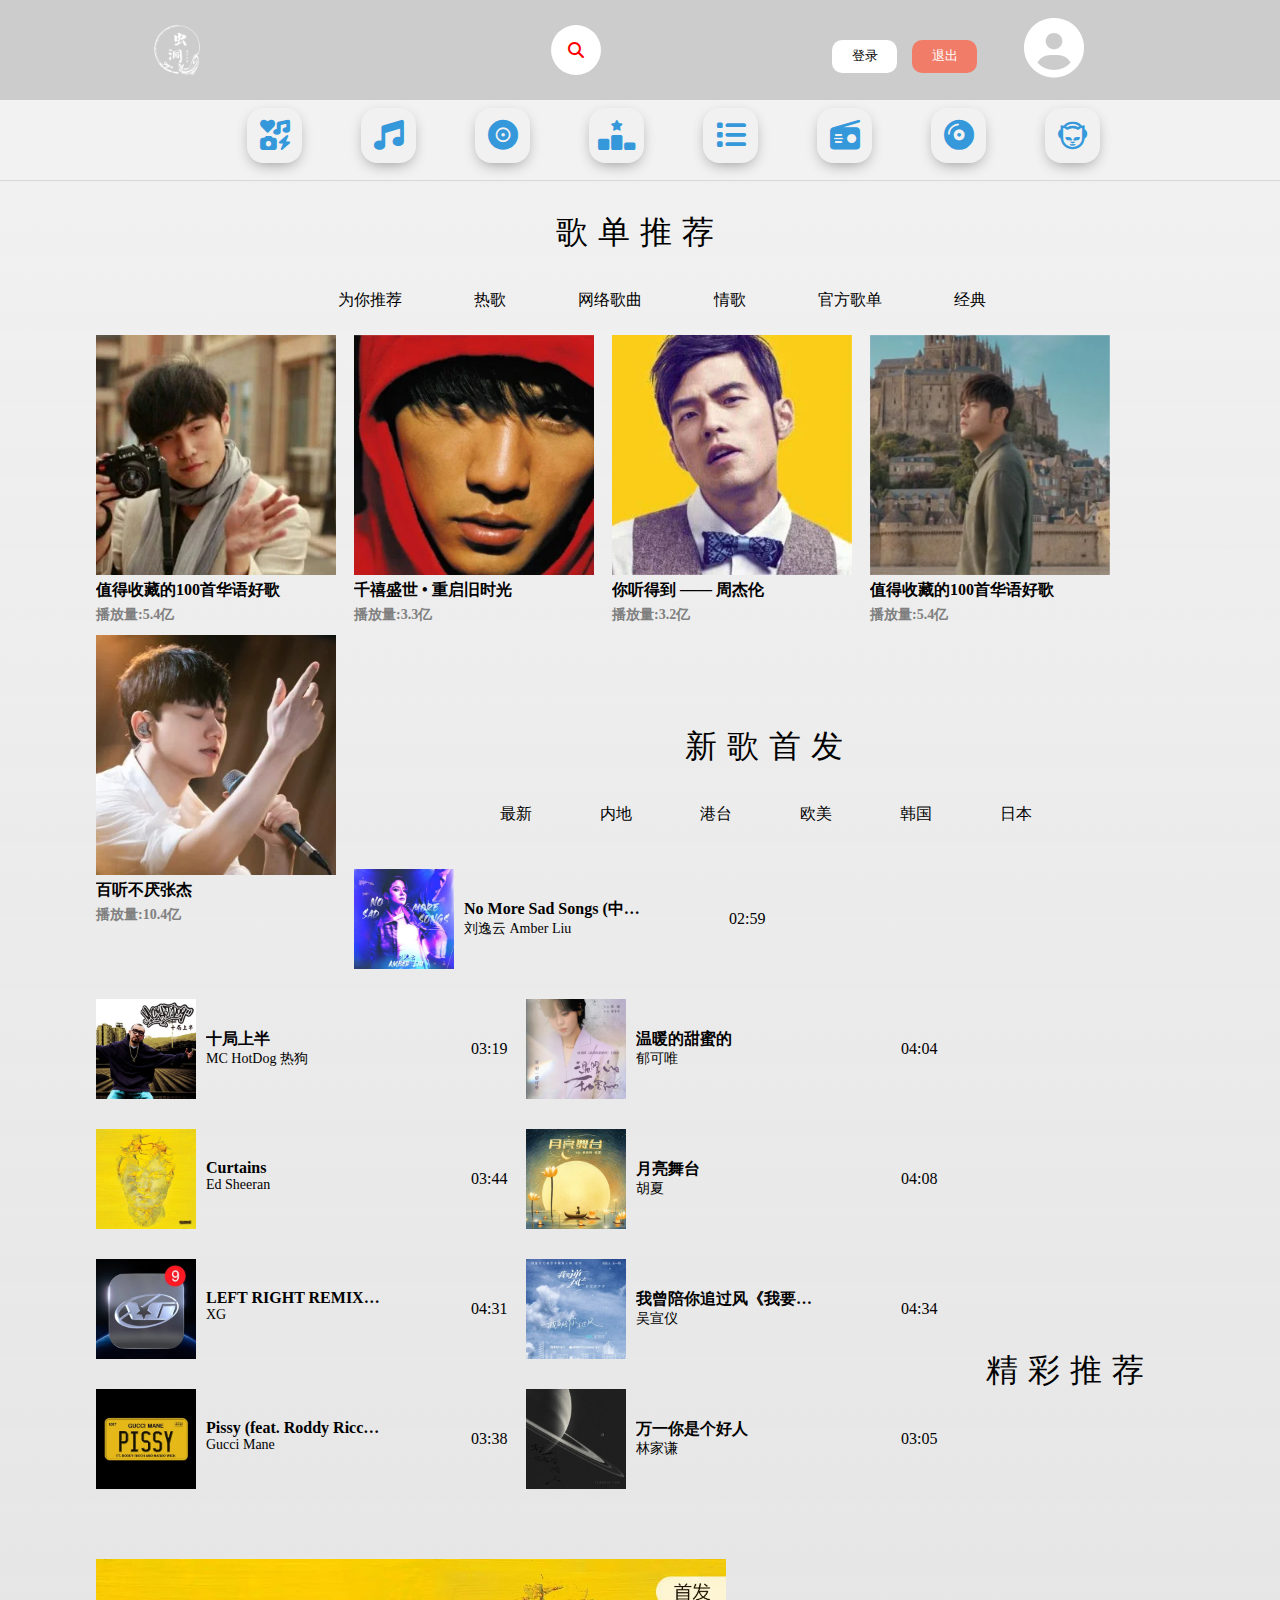
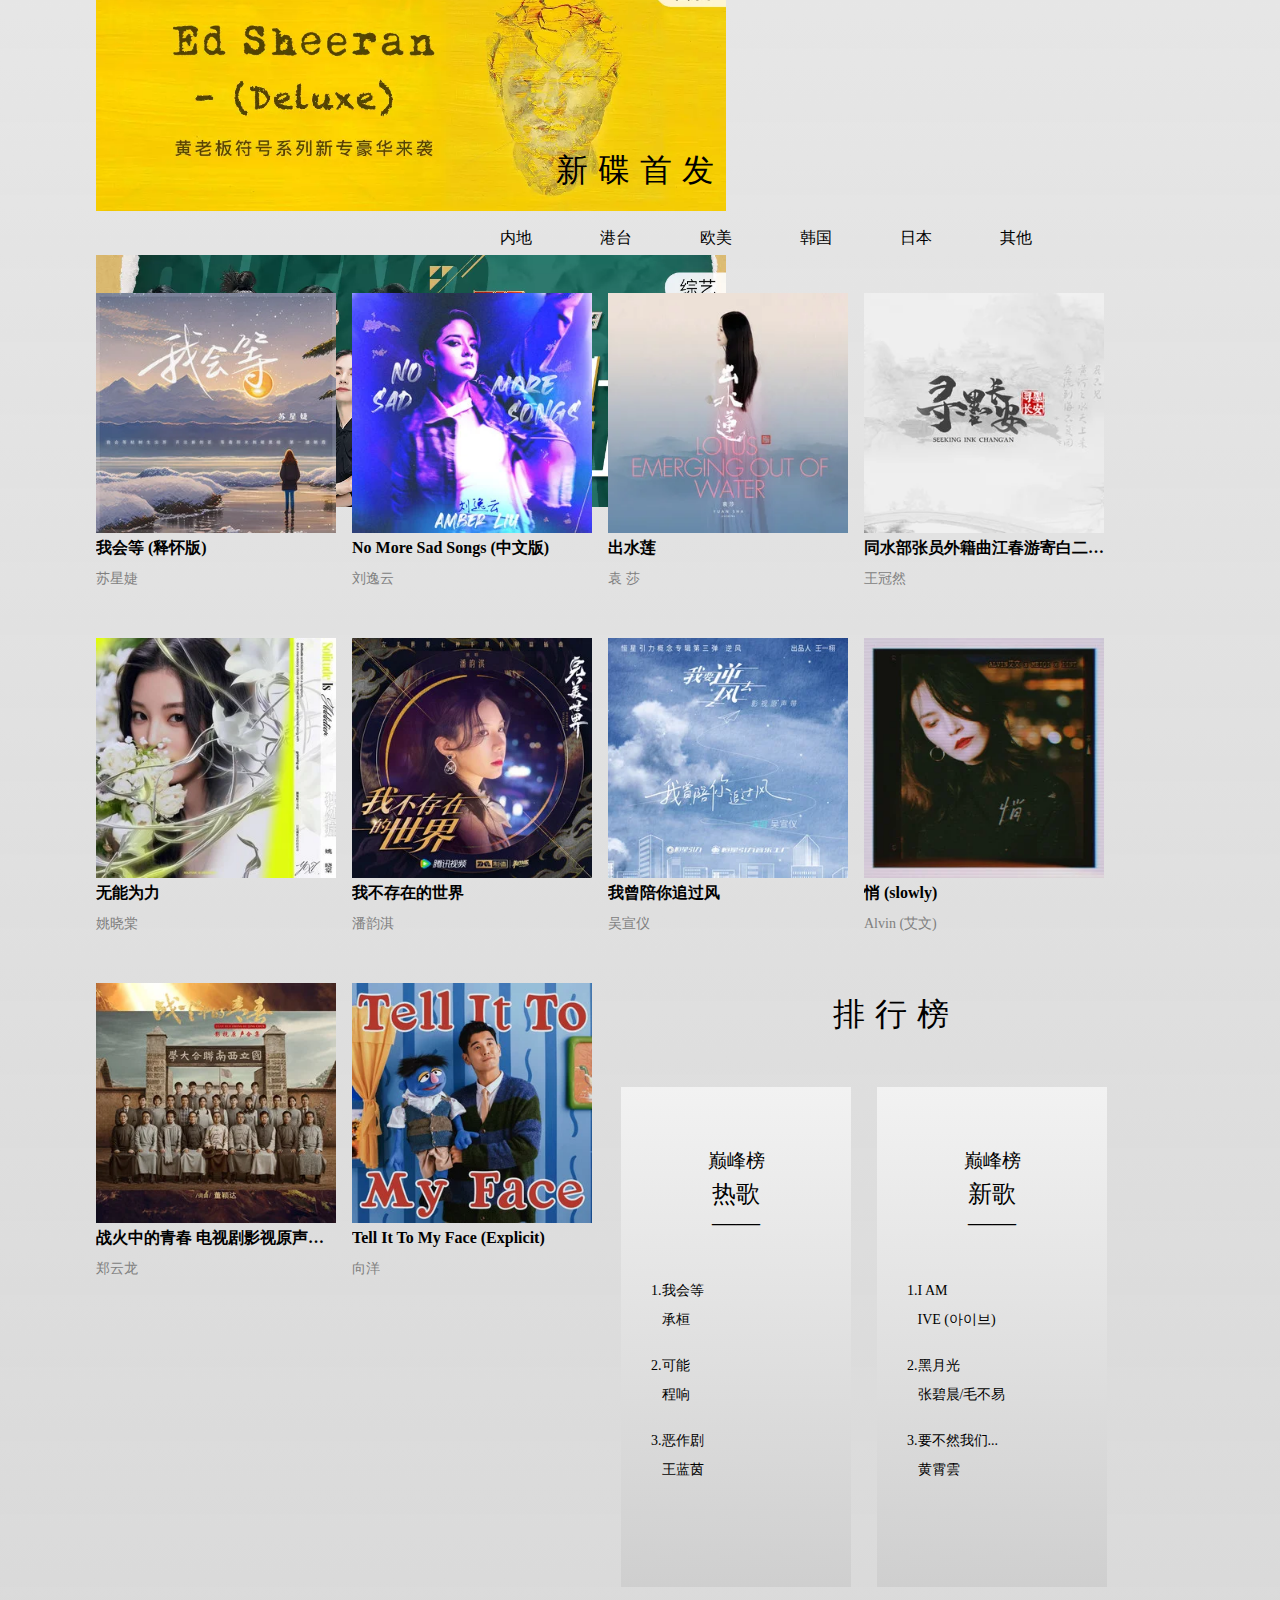
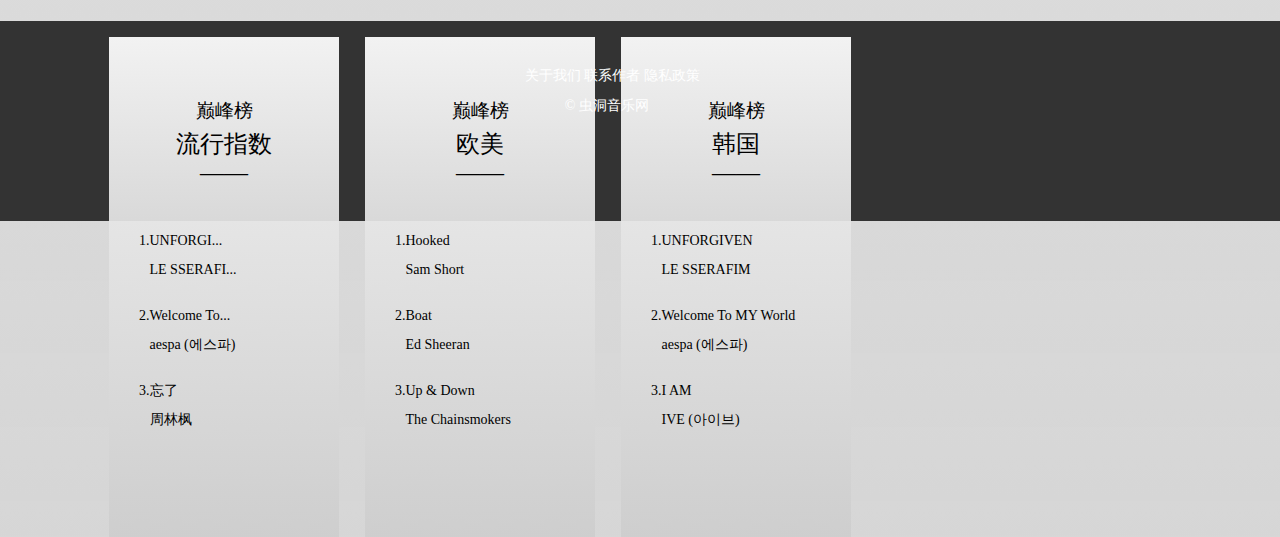
<file: index/index.html>
<!DOCTYPE html>
<html>

<head>
    <meta charset="UTF-8">
    <title>虫洞音乐网</title>
    <link rel="stylesheet" href="index.css">
    <link rel="stylesheet" href="../icon/css/all.css">
</head>

<body>
    <!-- 网站nav  -->
    <div id="nav">
        <div id="logo"><img src="imgs/logo.png"></div>
        <div class="search-box">
            <input class="search-txt" type="text" placeholder="Search for songs" />
            <a class="search-btn" href="#">
                <i class="fa-solid fa-magnifying-glass"></i>
            </a>
        </div>
        <div id="sign">
            <div class="sign-in"><a href="../Login/login.html">登录</a></div>
            <div class="sign-out"><a href="#">退出</a></div>
        </div>
        <a class="user" href="../user/user.html"><i class="fa-solid fa-circle-user"></i></a>
    </div>
    <!-- end网站nav -->
    <!-- 网站index -->
    <div id="index">
        <div class="img">
            <a class="btn" href="index.html" title="首页">
                <i class="fa-solid fa-icons"></i>
            </a>
            <a class="btn" href="../singer/singer1.html" title="歌手">
                <i class="fa-solid fa-music"></i>
            </a>
            <a class="btn" href="../disc/disc1.html" title="新碟">
                <i class="fa-solid fa-record-vinyl"></i>
            </a>
            <a class="btn" href="../rank/rank1.html" title="排行榜">
                <i class="fa-solid fa-ranking-star"></i>
            </a>
            <a class="btn" href="../list/list1.html" title="歌单">
                <i class="fa-solid fa-list"></i>
            </a>
            <a class="btn" href="../radio/radio.html" title="电台">
                <i class="fa-solid fa-radio"></i>
            </a>
            <a class="btn" href="../MV/MV.html" title="MV">
                <i class="fa-solid fa-compact-disc"></i>
            </a>
            <a class="btn" href="../album/album.html" title="专辑">
                <i class="fa-brands fa-napster"></i>
            </a>
        </div>
    </div>
    <!-- 内容 -->
    <div id="master">
        <h1>歌单推荐</h1>
        <div class="mod1">
            <div class="subnav1">
                <ul>
                    <li><a href="#">为你推荐</a></li>
                    <li><a href="#">热歌</a></li>
                    <li><a href="#">网络歌曲</a></li>
                    <li><a href="#">情歌</a></li>
                    <li><a href="#">官方歌单</a></li>
                    <li><a href="#">经典</a></li>
                </ul>
            </div>
            <div class="mod1_3">
                <ul>
                    <li>
                        <div class="mod1_3_box">
                            <div class="image"><a href="#">
                                    <div class="play"><i class="fa-solid fa-play"></i></div><img src="imgs/1.png"
                                        alt="">
                                </a></div>
                            <h4>
                                <a href="#">值得收藏的100首华语好歌</a>
                            </h4>
                            <span class="mod1_3_other">播放量:5.4亿</span>
                        </div>
                    </li>
                    <li>
                        <div class="mod1_3_box">
                            <div class="image"><a href="#">
                                    <div class="play"><i class="fa-solid fa-play"></i></div><img src="imgs/2.png"
                                        alt="">
                                </a></div>
                            <h4>
                                <a href="#">千禧盛世 • 重启旧时光</a>
                            </h4>
                            <span class="mod1_3_other">播放量:3.3亿</span>
                        </div>
                    </li>
                    <li>
                        <div class="mod1_3_box">
                            <div class="image"><a href="#">
                                    <div class="play"><i class="fa-solid fa-play"></i></div><img src="imgs/3.png"
                                        alt="">
                                </a></div>
                            <h4>
                                <a href="#">你听得到 —— 周杰伦</a>
                            </h4>
                            <span class="mod1_3_other">播放量:3.2亿</span>
                        </div>
                    </li>
                    <li>
                        <div class="mod1_3_box">
                            <div class="image"><a href="#">
                                    <div class="play"><i class="fa-solid fa-play"></i></div><img src="imgs/4.png"
                                        alt="">
                                </a></div>
                            <h4>
                                <a href="#">值得收藏的100首华语好歌</a>
                            </h4>
                            <span class="mod1_3_other">播放量:5.4亿</span>
                        </div>
                    </li>
                    <li>
                        <div class="mod1_3_box">
                            <div class="image"><a href="#">
                                    <div class="play"><i class="fa-solid fa-play"></i></div><img src="imgs/5.png"
                                        alt="">
                                </a></div>
                            <h4>
                                <a href="#">百听不厌张杰</a>
                            </h4>
                            <span class="mod1_3_other">播放量:10.4亿</span>
                        </div>
                    </li>
                </ul>
            </div>
        </div>
        <h1>新歌首发</h1>
        <div class="mod2">
            <div class="subnav2">
                <ul>
                    <li><a href="#">最新</a></li>
                    <li><a href="#">内地</a></li>
                    <li><a href="#">港台</a></li>
                    <li><a href="#">欧美</a></li>
                    <li><a href="#">韩国</a></li>
                    <li><a href="#">日本</a></li>
                </ul>
            </div>
            <div class="mod2_3">
                <ul>
                    <li>
                        <div class="mod2_3_box">
                            <div class="imgtwo">
                                <a href="#"><img src="imgs/2-1.png" alt=""></a>
                            </div>
                            <div class="mod2_3_txt">
                                <h3 class="mod2_3_txt_overflow">
                                    <a href="#">No More Sad Songs (中文版)</a>
                                </h3>
                                <p>
                                    <a href="#">刘逸云 Amber Liu</a>
                                </p>
                            </div>
                            <div class="mod2_3_time">02:59</div>
                        </div>
                    </li>
                    <li>
                        <div class="mod2_3_box">
                            <div class="imgtwo">
                                <a href="#"><img src="imgs/2-2.png" alt=""></a>
                            </div>
                            <div class="mod2_3_txt">
                                <h3 class="mod2_3_txt_overflow">
                                    <a href="#">十局上半</a>
                                </h3>
                                <p>
                                    <a href="#">MC HotDog 热狗</a>
                                </p>
                            </div>
                            <div class="mod2_3_time">
                                03:19
                            </div>
                        </div>
                    </li>
                    <li>
                        <div class="mod2_3_box">
                            <div class="imgtwo">
                                <a href="#"><img src="imgs/2-3.png" alt=""></a>
                            </div>
                            <div class="mod2_3_txt">
                                <h3 class="mod2_3_txt_overflow">
                                    <a href="#">温暖的甜蜜的</a>
                                </h3>
                                <p>
                                    <a href="#">郁可唯</a>
                                </p>
                            </div>
                            <div class="mod2_3_time">
                                04:04
                            </div>
                        </div>
                    </li>
                    <li>
                        <div class="mod2_3_box">
                            <div class="imgtwo">
                                <a href="#"><img src="imgs/2-4.png" alt=""></a>
                            </div>
                            <div class="mod2_3_txt">
                                <h3 class="mod2_3_txt_overflow">
                                    <a href="#">Curtains</a>
                                </h3>
                                <p>
                                    <a href="#">Ed Sheeran</a>
                                </p>
                            </div>
                            <div class="mod2_3_time">
                                03:44
                            </div>
                        </div>
                    </li>
                    <li>
                        <div class="mod2_3_box">
                            <div class="imgtwo">
                                <a href="#"><img src="imgs/2-5.png" alt=""></a>
                            </div>
                            <div class="mod2_3_txt">
                                <h3 class="mod2_3_txt_overflow">
                                    <a href="#">月亮舞台</a>
                                </h3>
                                <p>
                                    <a href="#">胡夏</a>
                                </p>
                            </div>
                            <div class="mod2_3_time">
                                04:08
                            </div>
                        </div>
                    </li>
                    <li>
                        <div class="mod2_3_box">
                            <div class="imgtwo">
                                <a href="#"><img src="imgs/2-6.png" alt=""></a>
                            </div>
                            <div class="mod2_3_txt">
                                <h3 class="mod2_3_txt_overflow">
                                    <a href="#">LEFT RIGHT REMIXX (FEAT. CIARA & JACKSON WANG //
                                        PROD BY JAKOPS)</a>
                                </h3>
                                <p>
                                    <a href="#">XG</a>
                                </p>
                            </div>
                            <div class="mod2_3_time">
                                04:31
                            </div>
                        </div>
                    </li>
                    <li>
                        <div class="mod2_3_box">
                            <div class="imgtwo">
                                <a href="#"><img src="imgs/2-7.png" alt=""></a>
                            </div>
                            <div class="mod2_3_txt">
                                <h3 class="mod2_3_txt_overflow">
                                    <a href="#">我曾陪你追过风《我要逆风去》电视剧插曲</a>
                                </h3>
                                <p>
                                    <a href="#">吴宣仪</a>
                                </p>
                            </div>
                            <div class="mod2_3_time">
                                04:34
                            </div>
                        </div>
                    </li>
                    <li>
                        <div class="mod2_3_box">
                            <div class="imgtwo">
                                <a href="#"><img src="imgs/2-8.png" alt=""></a>
                            </div>
                            <div class="mod2_3_txt">
                                <h3 class="mod2_3_txt_overflow">
                                    <a href="#">Pissy (feat. Roddy Ricch, Nardo Wick) (Explicit)</a>
                                </h3>
                                <p>
                                    <a href="#">Gucci Mane</a>
                                </p>
                            </div>
                            <div class="mod2_3_time">
                                03:38
                            </div>
                        </div>
                    </li>
                    <li>
                        <div class="mod2_3_box">
                            <div class="imgtwo">
                                <a href="#"><img src="imgs/2-9.png" alt=""></a>
                            </div>
                            <div class="mod2_3_txt">
                                <h3 class="mod2_3_txt_overflow">
                                    <a href="#">万一你是个好人</a>
                                </h3>
                                <p>
                                    <a href="#">林家谦</a>
                                </p>
                            </div>
                            <div class="mod2_3_time">
                                03:05
                            </div>
                        </div>
                    </li>
                </ul>
            </div>
        </div>
        <div class="mod3">
            <h1>精彩推荐</h1>
            <div><a href="#"><img src="imgs/3-1.png" alt=""></a></div>
            <div><a href="#"><img src="imgs/3-2.png" alt=""></a></div>
        </div>
        <h1>新碟首发</h1>
        <div class="mod4">
            <div class="subnav2">
                <ul>
                    <li><a href="#">内地</a></li>
                    <li><a href="#">港台</a></li>
                    <li><a href="#">欧美</a></li>
                    <li><a href="#">韩国</a></li>
                    <li><a href="#">日本</a></li>
                    <li><a href="#">其他</a></li>
                </ul>
            </div>
            <div class="mod4_3">
                <ul>
                    <li>
                        <div class="mod4_3_box">
                            <div class="image"><a href="#">
                                    <div class="play"><i class="fa-solid fa-play"></i></div><img src="imgs/4-1.png"
                                        alt="">
                                </a></div>
                            <h4><a href="#">我会等 (释怀版)</a></h4>
                            <div class="mod4_3_other"><span><a href="#">苏星婕</a></span></div>
                        </div>
                    </li>
                    <li>
                        <div class="mod4_3_box">
                            <div class="image"><a href="#">
                                    <div class="play"><i class="fa-solid fa-play"></i></div><img src="imgs/4-2.png"
                                        alt="">
                                </a></div>
                            <h4>
                                <a href="#">No More Sad Songs (中文版)</a>
                            </h4>
                            <div class="mod4_3_other"><span><a href="#">刘逸云</a></span></div>
                        </div>
                    </li>
                    <li>
                        <div class="mod4_3_box">
                            <div class="image"><a href="#">
                                    <div class="play"><i class="fa-solid fa-play"></i></div><img src="imgs/4-3.png"
                                        alt="">
                                </a></div>
                            <h4>
                                <a href="#">出水莲</a>
                            </h4>
                            <div class="mod4_3_other"><span><a href="#">袁 莎</a></span></div>
                        </div>
                    </li>
                    <li>
                        <div class="mod4_3_box">
                            <div class="image"><a href="#">
                                    <div class="play"><i class="fa-solid fa-play"></i></div><img src="imgs/4-4.png"
                                        alt="">
                                </a></div>
                            <h4>
                                <a href="#">同水部张员外籍曲江春游寄白二十二舍人</a>
                            </h4>
                            <div class="mod4_3_other"><span><a href="#">王冠然</a></span></div>
                        </div>
                    </li>
                    <li>
                        <div class="mod4_3_box">
                            <div class="image"><a href="#">
                                    <div class="play"><i class="fa-solid fa-play"></i></div><img src="imgs/4-5.png"
                                        alt="">
                                </a></div>
                            <h4>
                                <a href="#">无能为力</a>
                            </h4>
                            <div class="mod4_3_other"><span><a href="#">姚晓棠</a></span></div>
                        </div>
                    </li>
                    <li>
                        <div class="mod4_3_box">
                            <div class="image"><a href="#">
                                    <div class="play"><i class="fa-solid fa-play"></i></div><img src="imgs/4-6.png"
                                        alt="">
                                </a></div>
                            <h4>
                                <a href="#">我不存在的世界</a>
                            </h4>
                            <div class="mod4_3_other"><span><a href="#">潘韵淇</a></span></div>
                        </div>
                    </li>
                    <li>
                        <div class="mod4_3_box">
                            <div class="image"><a href="#">
                                    <div class="play"><i class="fa-solid fa-play"></i></div><img src="imgs/4-7.png"
                                        alt="">
                                </a></div>
                            <h4>
                                <a href="#">我曾陪你追过风</a>
                            </h4>
                            <div class="mod4_3_other"><span><a href="#">吴宣仪</a></span></div>
                        </div>
                    </li>
                    <li>
                        <div class="mod4_3_box">
                            <div class="image"><a href="#">
                                    <div class="play"><i class="fa-solid fa-play"></i></div><img src="imgs/4-8.png"
                                        alt="">
                                </a></div>
                            <h4>
                                <a href="#">悄 (slowly)</a>
                            </h4>
                            <div class="mod4_3_other"><span><a href="#">Alvin (艾文)</a></span></div>
                        </div>
                    </li>
                    <li>
                        <div class="mod4_3_box">
                            <div class="image"><a href="#">
                                    <div class="play"><i class="fa-solid fa-play"></i></div><img src="imgs/4-9.png"
                                        alt="">
                                </a></div>
                            <h4>
                                <a href="#">战火中的青春 电视剧影视原声合集</a>
                            </h4>
                            <div class="mod4_3_other"><span><a href="#">郑云龙</a></span></div>
                        </div>
                    </li>
                    <li>
                        <div class="mod4_3_box">
                            <div class="image"><a href="#">
                                    <div class="play"><i class="fa-solid fa-play"></i></div><img src="imgs/4-10.png"
                                        alt="">
                                </a></div>
                            <h4>
                                <a href="#">Tell It To My Face (Explicit)</a>
                            </h4>
                            <div class="mod4_3_other"><span><a href="#">向洋</a></span></div>
                        </div>
                    </li>
                </ul>
            </div>
        </div>
        <h1>排行榜</h1>
        <div class="mod5">
            <div class="d5_2">
                <h3>巅峰榜</h3>
                <h2>热歌</h2>
                <h2>——</h2>
                <ul>
                    <li><a href="#">1.我会等</a></li>
                    <li><a href="#">&nbsp;&nbsp;&nbsp;承桓</a></li>
                </ul>
                <ul>
                    <li><a href="#">2.可能</a></li>
                    <li><a href="#">&nbsp;&nbsp;&nbsp;程响</a></li>
                </ul>
                <ul>
                    <li><a href="#">3.恶作剧</a></li>
                    <li><a href="#">&nbsp;&nbsp;&nbsp;王蓝茵</a></li>
                </ul>
            </div>
            <div class="d5_2">
                <h3>巅峰榜</h3>
                <h2>新歌</h2>
                <h2>——</h2>
                <ul>
                    <li><a href="#">1.I AM</a></li>
                    <li><a href="#">&nbsp;&nbsp;&nbsp;IVE (아이브)</a></li>
                </ul>
                <ul>
                    <li><a href="#">2.黑月光</a></li>
                    <li><a href="#">&nbsp;&nbsp;&nbsp;张碧晨/毛不易</a></li>
                </ul>
                <ul>
                    <li><a href="#">3.要不然我们...</a></li>
                    <li><a href="#">&nbsp;&nbsp;&nbsp;黄霄雲</a></li>
                </ul>
            </div>
            <div class="d5_2">
                <h3>巅峰榜</h3>
                <h2>流行指数</h2>
                <h2>——</h2>
                <ul>
                    <li><a href="#">1.UNFORGI...</a></li>
                    <li><a href="#">&nbsp;&nbsp;&nbsp;LE SSERAFI...</a></li>
                </ul>
                <ul>
                    <li><a href="#">2.Welcome To...</a></li>
                    <li><a href="#">&nbsp;&nbsp;&nbsp;aespa (에스파)</a></li>
                </ul>
                <ul>
                    <li><a href="#">3.忘了</a></li>
                    <li><a href="#">&nbsp;&nbsp;&nbsp;周林枫</a></li>
                </ul>
            </div>
            <div class="d5_2">
                <h3>巅峰榜</h3>
                <h2>欧美</h2>
                <h2>——</h2>
                <ul>
                    <li><a href="#">1.Hooked</a></li>
                    <li><a href="#">&nbsp;&nbsp;&nbsp;Sam Short</a></li>
                </ul>
                <ul>
                    <li><a href="#">2.Boat</a></li>
                    <li><a href="#">&nbsp;&nbsp;&nbsp;Ed Sheeran</a></li>
                </ul>
                <ul>
                    <li><a href="#">3.Up & Down</a></li>
                    <li><a href="#">&nbsp;&nbsp;&nbsp;The Chainsmokers</a></li>
                </ul>
            </div>
            <div class="d5_2">
                <h3>巅峰榜</h3>
                <h2>韩国</h2>
                <h2>——</h2>
                <ul>
                    <li><a href="#">1.UNFORGIVEN</a></li>
                    <li><a href="#">&nbsp;&nbsp;&nbsp;LE SSERAFIM</a></li>
                </ul>
                <ul>
                    <li><a href="#">2.Welcome To MY World</a></li>
                    <li><a href="#">&nbsp;&nbsp;&nbsp;aespa (에스파)</a></li>
                </ul>
                <ul>
                    <li><a href="#">3.I AM</a></li>
                    <li><a href="#">&nbsp;&nbsp;&nbsp;IVE (아이브)</a></li>
                </ul>
            </div>
        </div>
    </div>
    <!-- 版权 -->
    <div class="over">
        <div class="footer-content">
            <div class="footer-info">
                <nav>
                    <a href="#">关于我们</a>
                    <a href="#">联系作者</a>
                    <a href="#">隐私政策</a>
                </nav>
                <p>&copy; 虫洞音乐网</p>
            </div>
            <div class="social-links">
                <a href="#"><i class="fab fa-facebook-f"></i></a>
                <a href="#"><i class="fab fa-twitter"></i></a>
                <a href="#"><i class="fab fa-instagram"></i></a>
            </div>
        </div>
    </div>
</body>

</html>
</file>
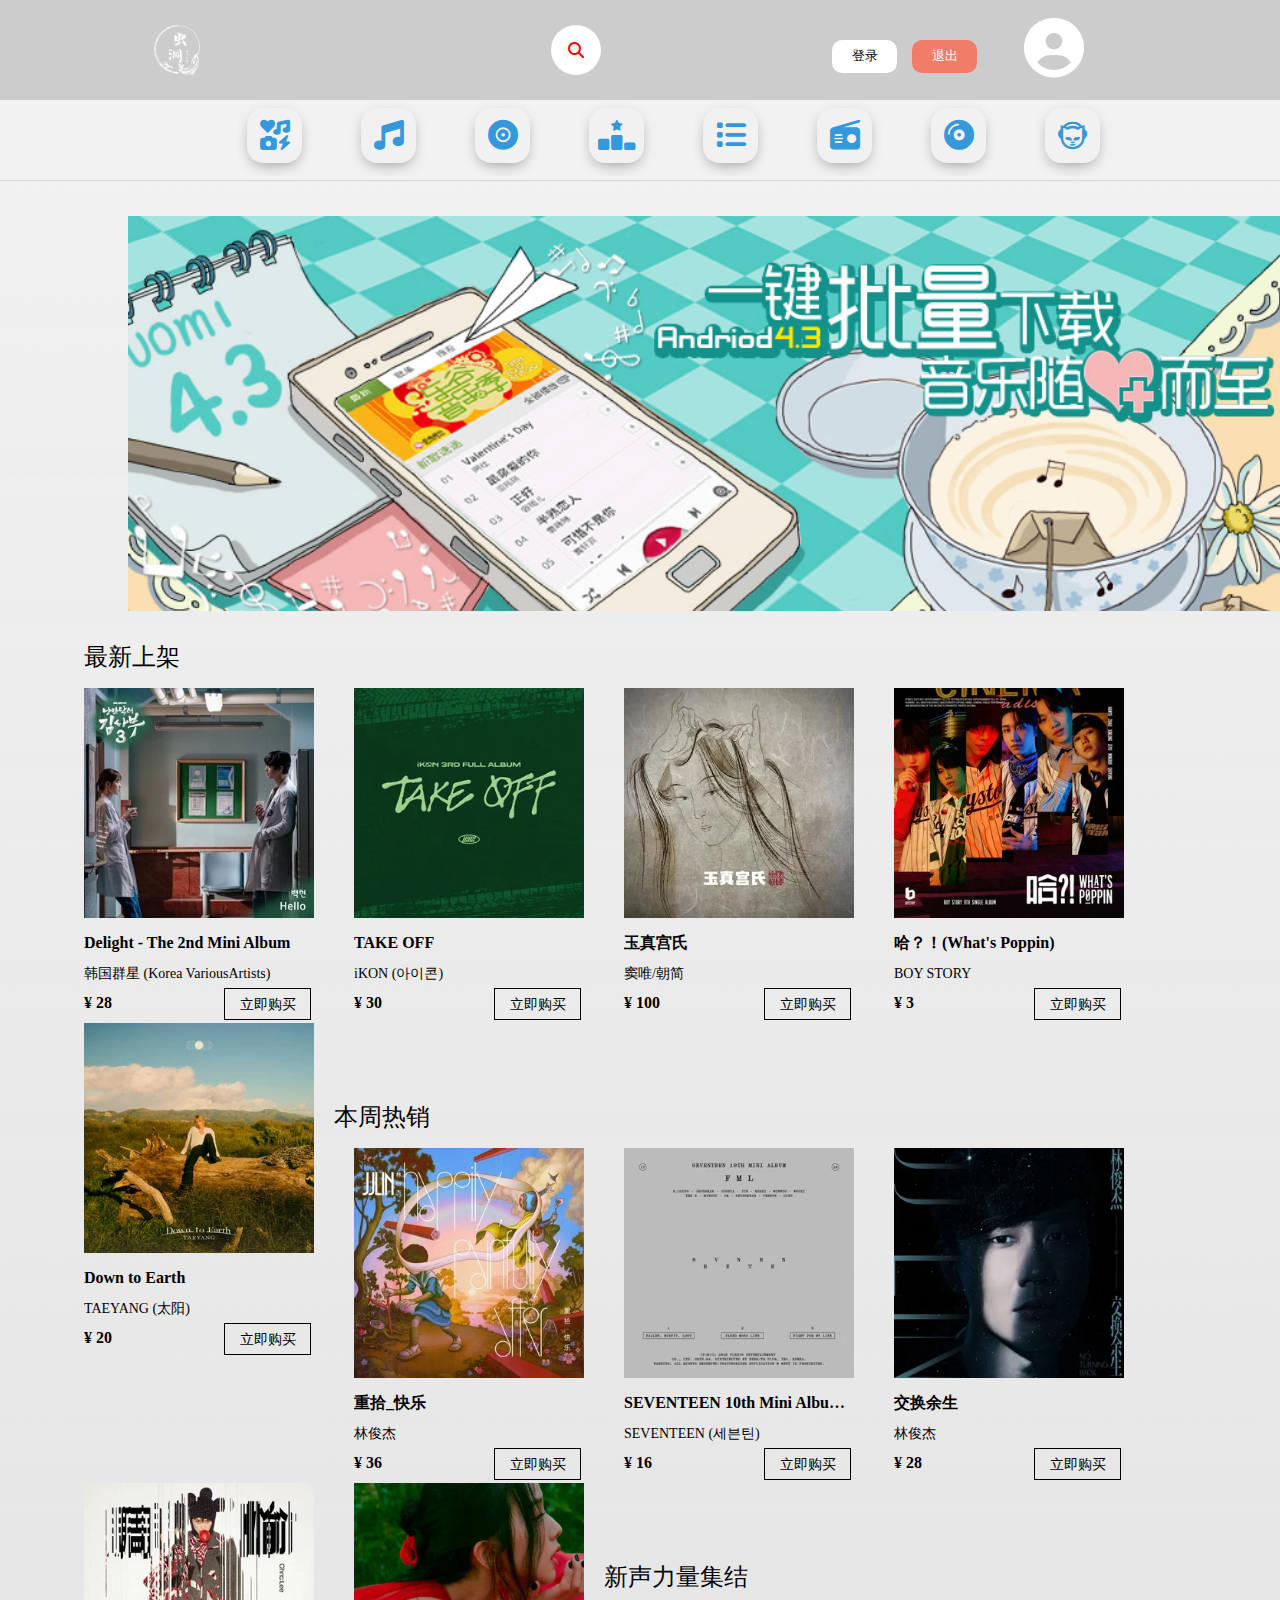
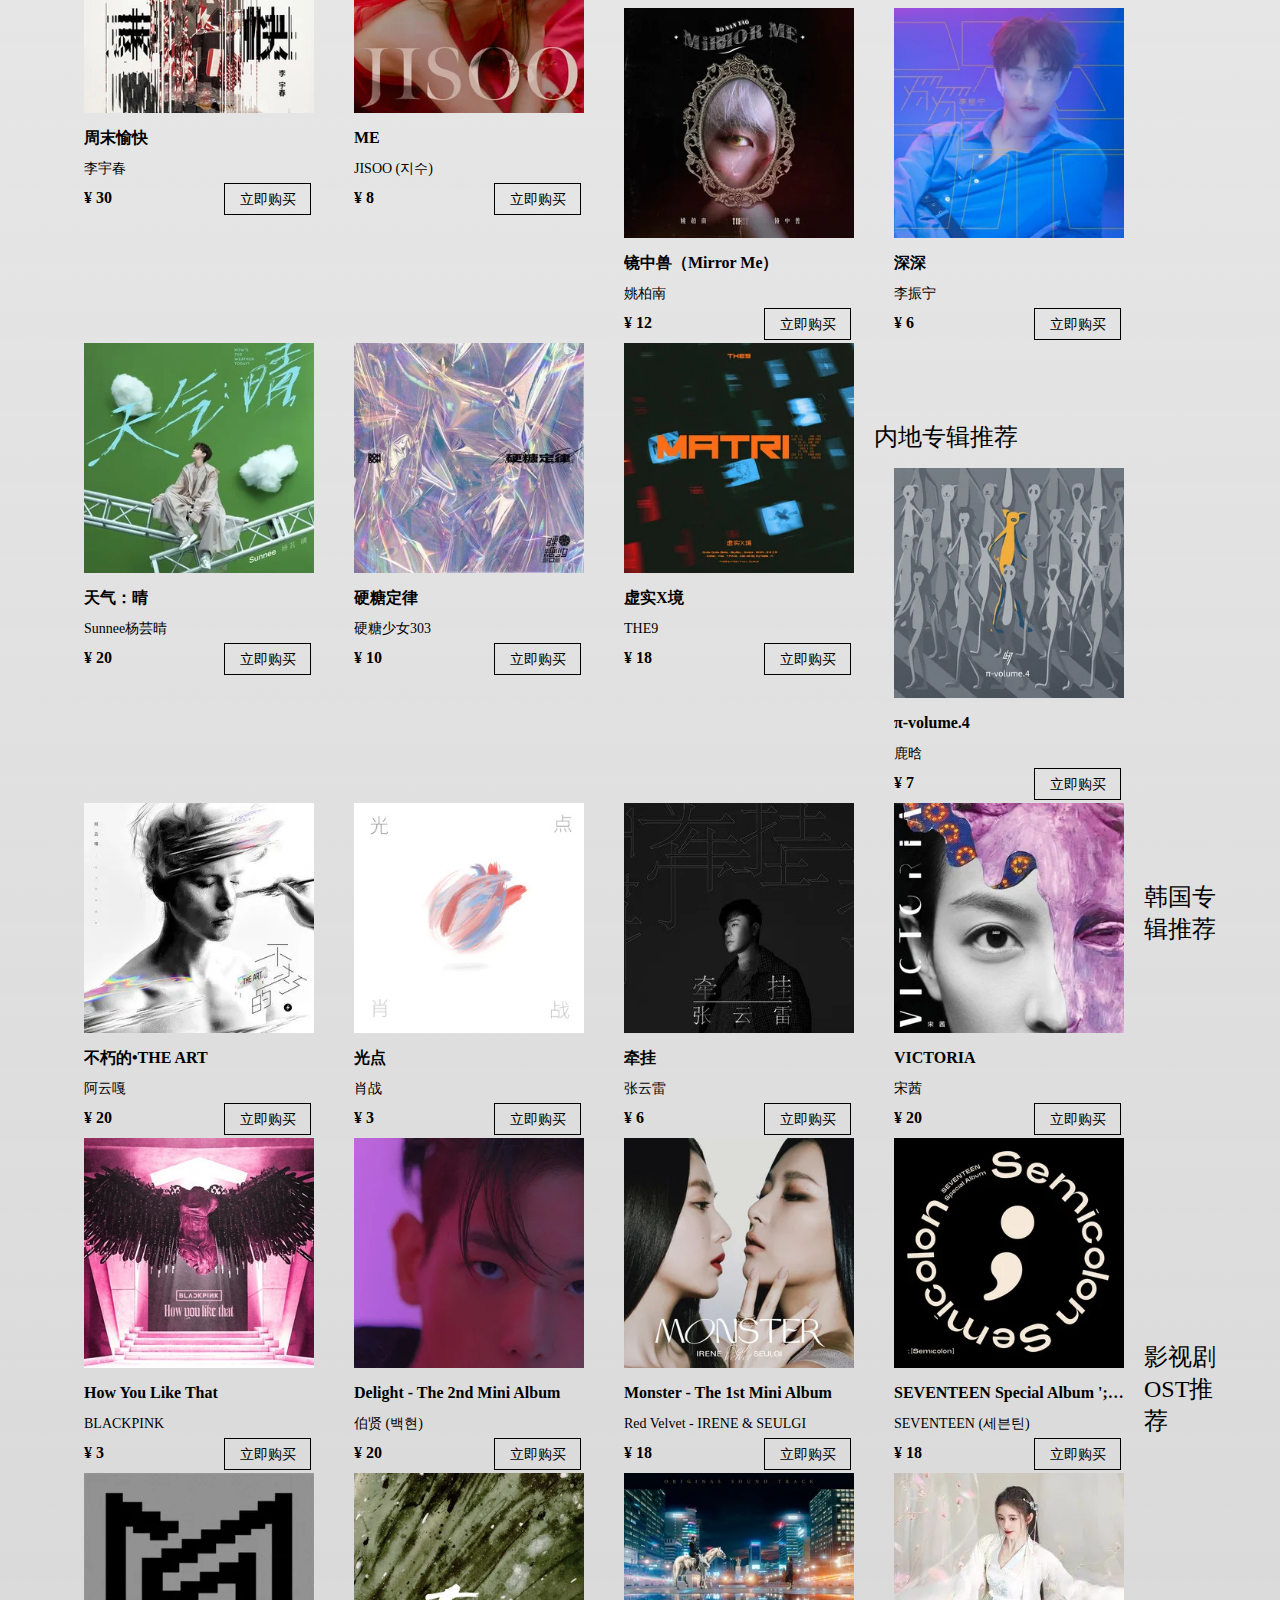
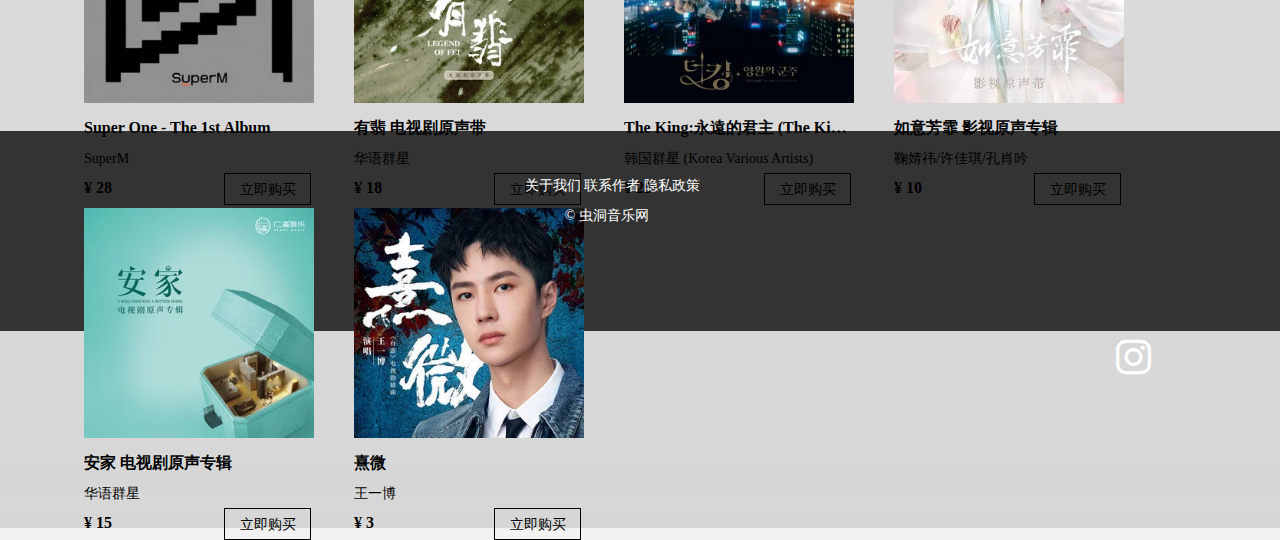
<file: album/album.html>
<!DOCTYPE html>
<html>

<head>
	<meta charset="utf-8">
	<title>专辑</title>
	<link rel="stylesheet" href="album.css">
	<link rel="stylesheet" href="../icon/css/all.css">
</head>
<body>
	<!-- 网站nav  -->
	<div id="nav">
		<div id="logo"><img src="../index/imgs/logo.png" /></div>
		<div class="search-box">
			<input class="search-txt" type="text" placeholder="Type to search" />
			<a class="search-btn" href="#">
				<i class="fa-solid fa-magnifying-glass"></i>
			</a>
		</div>
		<div id="sign">
			<div class="sign-in"><a href="../Login/login.html">登录</a></div>
			<div class="sign-out"><a href="#">退出</a></div>
		</div>
		<a class="user" href="../user/user.html"><i class="fa-solid fa-circle-user"></i></a>
	</div>
	<!-- end网站nav -->
	<!-- 网站index -->
	<div id="index">
		<div class="img">
			<a class="btn" href="../index/index.html" title="首页">
				<i class="fa-solid fa-icons"></i>
			</a>
			<a class="btn" href="../singer/singer1.html" title="歌手">
				<i class="fa-solid fa-music"></i>
			</a>
			<a class="btn" href="../disc/disc1.html" title="新碟">
				<i class="fa-solid fa-record-vinyl"></i>
			</a>
			<a class="btn" href="../rank/rank1.html" title="排行榜">
				<i class="fa-solid fa-ranking-star"></i>
			</a>
			<a class="btn" href="../list/list1.html" title="歌单">
				<i class="fa-solid fa-list"></i>
			</a>
			<a class="btn" href="../radio/radio.html" title="电台">
				<i class="fa-solid fa-radio"></i>
			</a>
			<a class="btn" href="../MV/MV.html" title="MV">
				<i class="fa-solid fa-compact-disc"></i>
			</a>
			<a class="btn" href="../album/album.html" title="专辑">
				<i class="fa-brands fa-napster"></i>
			</a>
		</div>
	</div>
	<!-- 内容 -->
	<div class="main">
		<div id="mod1">
			<div id="mod1_1">
				<a href="#"><img src="imgs/lunbo1.jpg" /></a>
				<a href="#"><img src="imgs/lunbo2.jpg" /></a>
				<a href="#"><img src="imgs/lunbo3.jpg" /></a>
			</div>
		</div>
		<div class="mod2">
			<h2>最新上架</h2>
			<ul>
				<li>
					<div class="mod2_img">
						<a href="#"><img src="imgs/2-1.png"></a>
					</div>
					<h4>
						<div class="mod2_txt_overflow">
							<a href="#" title="Delight - The 2nd Mini Album">Delight - The 2nd Mini Album</a>
						</div>
					</h4>
					<div class="mod2_txt_overflow2"><a title="韩国群星 (Korea Various Artists)" href="#">韩国群星 (Korea
							VariousArtists)</a></div>
					<div class="mod2_price"><strong>¥ 28</strong></div>
					<div class="mod2_button"><a href="#">立即购买</a></div>
				</li>
				<li>
					<div class="mod2_img">
						<a href="#"><img src="imgs/2-2.png"></a>
					</div>
					<h4>
						<div class="mod2_txt_overflow">
							<a href="#" title="TAKE OFF">TAKE OFF</a>
						</div>
					</h4>
					<div class="mod2_txt_overflow2"><a title="iKON (아이콘)" href="#">iKON (아이콘)</a></div>
					<div class="mod2_price"><strong>¥ 30</strong></div>
					<div class="mod2_button"><a href="#">立即购买</a></div>
				</li>

				<li>
					<div class="mod2_img">
						<a href="#"><img src="imgs/2-3.png"></a>
					</div>
					<h4>
						<div class="mod2_txt_overflow">
							<a href="#" title="玉真宫氏">玉真宫氏</a>
						</div>
					</h4>
					<div class="mod2_txt_overflow2"><a title="窦唯/朝简" href="#">窦唯/朝简</a></div>
					<div class="mod2_price"><strong>¥ 100</strong></div>
					<div class="mod2_button"><a href="#">立即购买</a></div>
				</li>
				<li>
					<div class="mod2_img">
						<a href="#"><img src="imgs/2-4.png"></a>
					</div>
					<h4>
						<div class="mod2_txt_overflow">
							<a href="#" title="哈？！(What's Poppin)">哈？！(What's Poppin)</a>
						</div>
					</h4>
					<div class="mod2_txt_overflow2"><a title="BOY STORY" href="#">BOY STORY</a></div>
					<div class="mod2_price"><strong>¥ 3</strong></div>
					<div class="mod2_button"><a href="#">立即购买</a></div>
				</li>
				<li>
					<div class="mod2_img">
						<a href="#"><img src="imgs/2-5.png"></a>
					</div>
					<h4>
						<div class="mod2_txt_overflow">
							<a href="#" title="Down to Earth">Down to Earth</a>
						</div>
					</h4>
					<div class="mod2_txt_overflow2"><a title="TAEYANG (太阳)" href="#">TAEYANG (太阳)</a></div>
					<div class="mod2_price"><strong>¥ 20</strong></div>
					<div class="mod2_button"><a href="#">立即购买</a></div>
				</li>

			</ul>
		</div>

		<div class="mod2">
			<h2>本周热销</h2>
			<ul>
				<li>
					<div class="mod2_img">
						<a href="#"><img src="imgs/3-1.png"></a>
					</div>
					<h4>
						<div class="mod2_txt_overflow">
							<a href="#" title="重拾_快乐">重拾_快乐</a>
						</div>
					</h4>
					<div class="mod2_txt_overflow2"><a title="林俊杰" href="#">林俊杰</a></div>
					<div class="mod2_price"><strong>¥ 36</strong></div>
					<div class="mod2_button"><a href="#">立即购买</a></div>
				</li>
				<li>
					<div class="mod2_img">
						<a href="#"><img src="imgs/3-2.png"></a>
					</div>
					<h4>
						<div class="mod2_txt_overflow">
							<a href="#" title="SEVENTEEN 10th Mini Album 'FML'">SEVENTEEN 10th Mini Album 'FML'</a>
						</div>
					</h4>
					<div class="mod2_txt_overflow2"><a title="SEVENTEEN (세븐틴)" href="#">SEVENTEEN (세븐틴)</a></div>
					<div class="mod2_price"><strong>¥ 16</strong></div>
					<div class="mod2_button"><a href="#">立即购买</a></div>
				</li>
				<li>
					<div class="mod2_img">
						<a href="#"><img src="imgs/3-3.png"></a>
					</div>
					<h4>
						<div class="mod2_txt_overflow">
							<a href="#" title="交换余生">交换余生</a>
						</div>
					</h4>
					<div class="mod2_txt_overflow2"><a title="林俊杰" href="#">林俊杰</a></div>
					<div class="mod2_price"><strong>¥ 28</strong></div>
					<div class="mod2_button"><a href="#">立即购买</a></div>
				</li>
				<li>
					<div class="mod2_img">
						<a href="#"><img src="imgs/3-4.png"></a>
					</div>
					<h4>
						<div class="mod2_txt_overflow">
							<a href="#" title="周末愉快">周末愉快</a>
						</div>
					</h4>
					<div class="mod2_txt_overflow2"><a title="李宇春" href="#">李宇春</a></div>
					<div class="mod2_price"><strong>¥ 30</strong></div>
					<div class="mod2_button"><a href="#">立即购买</a></div>
				</li>
				<li>
					<div class="mod2_img">
						<a href="#"><img src="imgs/3-5.png"></a>
					</div>
					<h4>
						<div class="mod2_txt_overflow">
							<a href="#" title="ME">ME</a>
						</div>
					</h4>
					<div class="mod2_txt_overflow2"><a title="JISOO (지수)" href="#">JISOO (지수)</a></div>
					<div class="mod2_price"><strong>¥ 8</strong></div>
					<div class="mod2_button"><a href="#">立即购买</a></div>
				</li>
			</ul>
		</div>
		<div class="mod2">
			<h2>新声力量集结</h2>
			<ul>
				<li>
					<div class="mod2_img">
						<a href="#"><img src="imgs/4-1.png"></a>
					</div>
					<h4>
						<div class="mod2_txt_overflow">
							<a href="#" title="镜中兽（Mirror Me）">镜中兽（Mirror Me）</a>
						</div>
					</h4>
					<div class="mod2_txt_overflow2"><a title="姚柏南" href="#">姚柏南</a></div>
					<div class="mod2_price"><strong>¥ 12</strong></div>
					<div class="mod2_button"><a href="#">立即购买</a></div>
				</li>
				<li>
					<div class="mod2_img">
						<a href="#"><img src="imgs/4-2.png"></a>
					</div>
					<h4>
						<div class="mod2_txt_overflow">
							<a href="#" title="深深">深深</a>
						</div>
					</h4>
					<div class="mod2_txt_overflow2"><a title="李振宁" href="#">李振宁</a></div>
					<div class="mod2_price"><strong>¥ 6</strong></div>
					<div class="mod2_button"><a href="#">立即购买</a></div>
				</li>
				<li>
					<div class="mod2_img">
						<a href="#"><img src="imgs/4-3.png"></a>
					</div>
					<h4>
						<div class="mod2_txt_overflow">
							<a href="#" title="天气：晴">天气：晴</a>
						</div>
					</h4>
					<div class="mod2_txt_overflow2"><a title="Sunnee杨芸晴" href="#">Sunnee杨芸晴</a></div>
					<div class="mod2_price"><strong>¥ 20</strong></div>
					<div class="mod2_button"><a href="#">立即购买</a></div>
				</li>
				<li>
					<div class="mod2_img">
						<a href="#"><img src="imgs/4-4.png"></a>
					</div>
					<h4>
						<div class="mod2_txt_overflow">
							<a href="#" title="硬糖定律">硬糖定律</a>
						</div>
					</h4>
					<div class="mod2_txt_overflow2"><a title="硬糖少女303" href="#">硬糖少女303</a></div>
					<div class="mod2_price"><strong>¥ 10</strong></div>
					<div class="mod2_button"><a href="#">立即购买</a></div>
				</li>
				<li>
					<div class="mod2_img">
						<a href="#"><img src="imgs/4-5.png"></a>
					</div>
					<h4>
						<div class="mod2_txt_overflow">
							<a href="#" title="虚实X境">虚实X境</a>
						</div>
					</h4>
					<div class="mod2_txt_overflow2"><a title="THE9" href="#">THE9</a></div>
					<div class="mod2_price"><strong>¥ 18</strong></div>
					<div class="mod2_button"><a href="#">立即购买</a></div>
				</li>
			</ul>
		</div>
		<div class="mod2">
			<h2>内地专辑推荐</h2>
			<ul>
				<li>
					<div class="mod2_img">
						<a href="#"><img src="imgs/5-1.png"></a>
					</div>
					<h4>
						<div class="mod2_txt_overflow">
							<a href="#" title="π-volume.4">π-volume.4</a>
						</div>
					</h4>
					<div class="mod2_txt_overflow2"><a title="鹿晗" href="#">鹿晗</a></div>
					<div class="mod2_price"><strong>¥ 7</strong></div>
					<div class="mod2_button"><a href="#">立即购买</a></div>
				</li>
				<li>
					<div class="mod2_img">
						<a href="#"><img src="imgs/5-2.png"></a>
					</div>
					<h4>
						<div class="mod2_txt_overflow">
							<a href="#" title="不朽的•THE ART">不朽的•THE ART</a>
						</div>
					</h4>
					<div class="mod2_txt_overflow2"><a title="阿云嘎" href="#">阿云嘎</a></div>
					<div class="mod2_price"><strong>¥ 20</strong></div>
					<div class="mod2_button"><a href="#">立即购买</a></div>
				</li>
				<li>
					<div class="mod2_img">
						<a href="#"><img src="imgs/5-3.png"></a>
					</div>
					<h4>
						<div class="mod2_txt_overflow">
							<a href="#" title="光点">光点</a>
						</div>
					</h4>
					<div class="mod2_txt_overflow2"><a title="肖战" href="#">肖战</a></div>
					<div class="mod2_price"><strong>¥ 3</strong></div>
					<div class="mod2_button"><a href="#">立即购买</a></div>
				</li>
				<li>
					<div class="mod2_img">
						<a href="#"><img src="imgs/5-4.png"></a>
					</div>
					<h4>
						<div class="mod2_txt_overflow">
							<a href="#" title="牵挂">牵挂</a>
						</div>
					</h4>
					<div class="mod2_txt_overflow2"><a title="张云雷" href="#">张云雷</a></div>
					<div class="mod2_price"><strong>¥ 6</strong></div>
					<div class="mod2_button"><a href="#">立即购买</a></div>
				</li>
				<li>
					<div class="mod2_img">
						<a href="#"><img src="imgs/5-5.png"></a>
					</div>
					<h4>
						<div class="mod2_txt_overflow">
							<a href="#" title="VICTORIA">VICTORIA</a>
						</div>
					</h4>
					<div class="mod2_txt_overflow2"><a title="宋茜" href="#">宋茜</a></div>
					<div class="mod2_price"><strong>¥ 20</strong></div>
					<div class="mod2_button"><a href="#">立即购买</a></div>
				</li>
			</ul>
		</div>
		<div class="mod2">
			<h2>韩国专辑推荐</h2>
			<ul>
				<li>
					<div class="mod2_img">
						<a href="#"><img src="imgs/6-1.png"></a>
					</div>
					<h4>
						<div class="mod2_txt_overflow">
							<a href="#" title="How You Like That">How You Like That</a>
						</div>
					</h4>
					<div class="mod2_txt_overflow2"><a title="BLACKPINK" href="#">BLACKPINK</a></div>
					<div class="mod2_price"><strong>¥ 3</strong></div>
					<div class="mod2_button"><a href="#">立即购买</a></div>
				</li>
				<li>
					<div class="mod2_img">
						<a href="#"><img src="imgs/6-2.png"></a>
					</div>
					<h4>
						<div class="mod2_txt_overflow">
							<a href="#" title="Delight - The 2nd Mini Album">Delight - The 2nd Mini Album</a>
						</div>
					</h4>
					<div class="mod2_txt_overflow2"><a title="伯贤 (백현)" href="#">伯贤 (백현)</a></div>
					<div class="mod2_price"><strong>¥ 20</strong></div>
					<div class="mod2_button"><a href="#">立即购买</a></div>
				</li>
				<li>
					<div class="mod2_img">
						<a href="#"><img src="imgs/6-3.png"></a>
					</div>
					<h4>
						<div class="mod2_txt_overflow">
							<a href="#" title="Monster - The 1st Mini Album">Monster - The 1st Mini Album</a>
						</div>
					</h4>
					<div class="mod2_txt_overflow2"><a title="Red Velvet - IRENE & SEULGI" href="#">Red Velvet - IRENE &
							SEULGI</a></div>
					<div class="mod2_price"><strong>¥ 18</strong></div>
					<div class="mod2_button"><a href="#">立即购买</a></div>
				</li>
				<li>
					<div class="mod2_img">
						<a href="#"><img src="imgs/6-4.png"></a>
					</div>
					<h4>
						<div class="mod2_txt_overflow">
							<a href="#" title="VICTSEVENTEEN Special Album '; [Semicolon]'ORIA">SEVENTEEN Special Album
								'; [Semicolon]'</a>
						</div>
					</h4>
					<div class="mod2_txt_overflow2"><a title="SEVENTEEN (세븐틴)" href="#">SEVENTEEN (세븐틴)</a></div>
					<div class="mod2_price"><strong>¥ 18</strong></div>
					<div class="mod2_button"><a href="#">立即购买</a></div>
				</li>
				<li>
					<div class="mod2_img">
						<a href="#"><img src="imgs/6-5.png"></a>
					</div>
					<h4>
						<div class="mod2_txt_overflow">
							<a href="#" title="Super One - The 1st Album">Super One - The 1st Album</a>
						</div>
					</h4>
					<div class="mod2_txt_overflow2"><a title="SuperM" href="#">SuperM</a></div>
					<div class="mod2_price"><strong>¥ 28</strong></div>
					<div class="mod2_button"><a href="#">立即购买</a></div>
				</li>
			</ul>
		</div>
		<div class="mod2">
			<h2>影视剧OST推荐</h2>
			<ul>
				<li>
					<div class="mod2_img">
						<a href="#"><img src="imgs/7-1.png"></a>
					</div>
					<h4>
						<div class="mod2_txt_overflow">
							<a href="#" title="有翡 电视剧原声带">有翡 电视剧原声带</a>
						</div>
					</h4>
					<div class="mod2_txt_overflow2"><a title="华语群星" href="#">华语群星</a></div>
					<div class="mod2_price"><strong>¥ 18</strong></div>
					<div class="mod2_button"><a href="#">立即购买</a></div>
				</li>
				<li>
					<div class="mod2_img">
						<a href="#"><img src="imgs/7-2.png"></a>
					</div>
					<h4>
						<div class="mod2_txt_overflow">
							<a href="#" title="The King:永遠的君主 (The King : Eternal Monarch)">The King:永遠的君主 (The King :
								Eternal Monarch)</a>
						</div>
					</h4>
					<div class="mod2_txt_overflow2"><a title="韩国群星 (Korea Various Artists)" href="#">韩国群星 (Korea Various
							Artists)</a></div>
					<div class="mod2_price"><strong>¥ 25</strong></div>
					<div class="mod2_button"><a href="#">立即购买</a></div>
				</li>
				<li>
					<div class="mod2_img">
						<a href="#"><img src="imgs/7-3.png"></a>
					</div>
					<h4>
						<div class="mod2_txt_overflow">
							<a href="#" title="如意芳霏 影视原声专辑">如意芳霏 影视原声专辑</a>
						</div>
					</h4>
					<div class="mod2_txt_overflow2"><a title="鞠婧祎/许佳琪/孔肖吟" href="#">鞠婧祎/许佳琪/孔肖吟</a></div>
					<div class="mod2_price"><strong>¥ 10</strong></div>
					<div class="mod2_button"><a href="#">立即购买</a></div>
				</li>
				<li>
					<div class="mod2_img">
						<a href="#"><img src="imgs/7-4.png"></a>
					</div>
					<h4>
						<div class="mod2_txt_overflow">
							<a href="#" title="安家 电视剧原声专辑">安家 电视剧原声专辑</a>
						</div>
					</h4>
					<div class="mod2_txt_overflow2"><a title="华语群星" href="#">华语群星</a></div>
					<div class="mod2_price"><strong>¥ 15</strong></div>
					<div class="mod2_button"><a href="#">立即购买</a></div>
				</li>
				<li>
					<div class="mod2_img">
						<a href="#"><img src="imgs/7-5.png"></a>
					</div>
					<h4>
						<div class="mod2_txt_overflow">
							<a href="#" title="熹微">熹微</a>
						</div>
					</h4>
					<div class="mod2_txt_overflow2"><a title="王一博" href="#">王一博</a></div>
					<div class="mod2_price"><strong>¥ 3</strong></div>
					<div class="mod2_button"><a href="#">立即购买</a></div>
				</li>
			</ul>
		</div>
	</div>
	<!-- 版权 -->
	<div class="over">
		<div class="footer-content">
			<div class="footer-info">				
				<nav>
					<a href="#">关于我们</a>
					<a href="#">联系作者</a>
					<a href="#">隐私政策</a>
				</nav>
				<p>&copy; 虫洞音乐网</p>
			</div>
			<div class="social-links">
				<a href="#"><i class="fab fa-facebook-f"></i></a>
				<a href="#"><i class="fab fa-twitter"></i></a>
				<a href="#"><i class="fab fa-instagram"></i></a>
			</div>
		</div>
	</div>
</body>

</html>
</a>
</file>
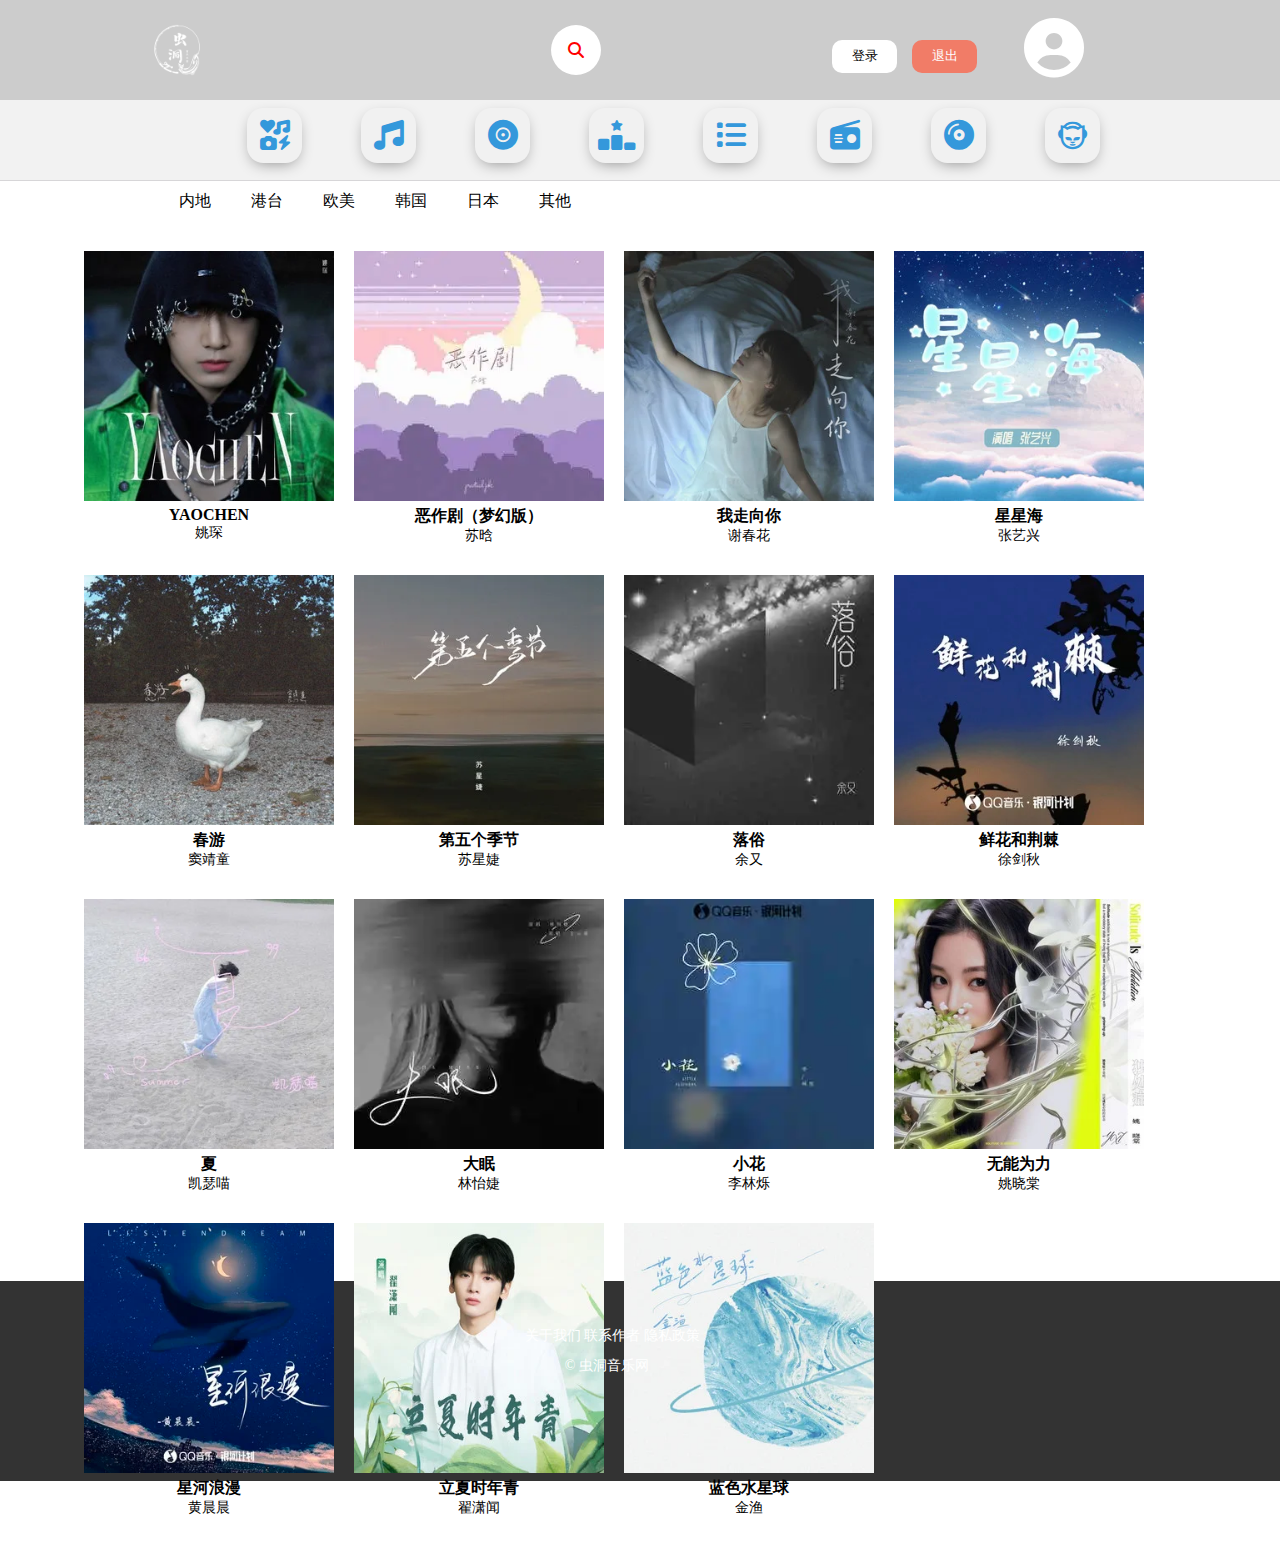
<file: disc/disc1.html>
<!DOCTYPE html>
<html>
	<head>
		<meta charset="utf-8">
		<title>新碟</title>
		<link rel="stylesheet" href="disc1.css">
		<link rel="stylesheet" href="../icon/css/all.css">
	<body>
		<!-- 网站nav  -->
		<div id="nav">
		    <div id="logo"><img src="imgs/logo.png" /></div>
		    <div class="search-box">
		        <input class="search-txt" type="text" placeholder="Type to search" />
		        <a class="search-btn" href="#">
		            <i class="fa-solid fa-magnifying-glass"></i>
		        </a>
		    </div>
		    <div id="sign">
		        <div class="sign-in"><a href="../Login/login.html">登录</a></div>
		        <div class="sign-out"><a href="#">退出</a></div>
		    </div>
		    <a class="user" href="../user/user.html"><i class="fa-solid fa-circle-user"></i></a>
		</div>
		<!-- end网站nav -->
		<!-- 网站index -->
		<div id="index">
		    <div class="img">
				<a class="btn" href="../index/../index/index.html" title="首页">
					<i class="fa-solid fa-icons"></i>
				</a>
				<a class="btn" href="../singer/singer1.html" title="歌手">
					<i class="fa-solid fa-music"></i>
				</a>
				<a class="btn" href="../disc/disc1.html" title="新碟">
					<i class="fa-solid fa-record-vinyl"></i>
				</a>
				<a class="btn" href="../rank/rank1.html" title="排行榜">
					<i class="fa-solid fa-ranking-star"></i>
				</a>
				<a class="btn" href="../list/list1.html" title="歌单">
					<i class="fa-solid fa-list"></i>
				</a>
				<a class="btn" href="../radio/radio.html" title="电台">
					<i class="fa-solid fa-radio"></i>
				</a>
				<a class="btn" href="../MV/MV.html" title="MV">
					<i class="fa-solid fa-compact-disc"></i>
				</a>
				<a class="btn" href="../album/album.html" title="专辑">
					<i class="fa-brands fa-napster"></i>
				</a>
		    </div>
		</div>
		<!-- 内容 -->
		<div id="content">
			<div id="xindie">
				<ul>
					<li><a href="主.html">内地</a></li>
					<li><a href="港台.html">港台</a></li>
					<li><a href="欧美.html">欧美</a></li>
					<li><a href="韩国.html">韩国</a></li>
					<li><a href="日本.html">日本</a></li>
					<li><a href="其他.html">其他</a></li>
				</ul>
			</div>
			<div id="song">
				<ul>
					<li><a href="disc2.html"><img src="imgs/img/1.webp" alt=""></a>
						<a href="#" class="play">
							<h3>YAOCHEN</h3>
							<h4>姚琛</h4>
						</a>
					</li>
					<li><a href="disc2.html"><img src="imgs/img/5.webp" alt=""></a>
						<a href="#" class="play">
							<h3>恶作剧（梦幻版）</h3>
							<h4>苏晗</h4>
						</a>
					</li>
					<li><a href="disc2.html"><img src="imgs/img/9.webp" alt=""></a><a href="#" class="play">
							<h3>我走向你</h3>
							<h4>谢春花</h4>
						</a>
					</li>
					<li><a href="disc2.html"><img src="imgs/img/15.webp" alt=""></a>
						<a href="#" class="play">
							<h3>星星海</h3>
							<h4>张艺兴</h4>
						</a>
					</li>
					<li><a href="disc2.html"><img src="imgs/img/2.webp" alt=""></a>
						<a href="#" class="play">
							<h3>春游</h3>
							<h4>窦靖童</h4>
						</a>
					</li>
					<li><a href="disc2.html"><img src="imgs/img/4.webp" alt=""></a>
						<a href="#" class="play">
							<h3>第五个季节</h3>
							<h4>苏星婕</h4>
						</a>
					</li>
					<li><a href="disc2.html"><img src="imgs/img/8.webp" alt=""></a>
						<a href="#" class="play">
							<h3>落俗</h3>
							<h4>余又</h4>
						</a>
					</li>
					<li><a href="disc2.html"><img src="imgs/img/12.webp" alt=""></a>
						<a href="#" class="play">
							<h3>鲜花和荆棘</h3>
							<h4>徐剑秋</h4>
						</a>
					</li>
					<li><a href="disc2.html"><img src="imgs/img/11.webp" alt=""></a>
						<a href="#" class="play">
							<h3>夏</h3>
							<h4>凯瑟喵</h4>
						</a>
					</li>
					<li><a href="disc2.html"><img src="imgs/img/3.webp" alt=""></a>
						<a href="#" class="play">
							<h3>大眠</h3>
							<h4>林怡婕</h4>
						</a>
					</li>
					<li><a href="disc2.html"><img src="imgs/img/13.webp" alt=""></a>
						<a href="#" class="play">
							<h3>小花</h3>
							<h4>李林烁</h4>
						</a>
					</li>
					<li><a href="disc2.html"><img src="imgs/img/10.webp" alt=""></a>
						<a href="#" class="play">
							<h3>无能为力</h3>
							<h4>姚晓棠</h4>
						</a>
					</li>
					<li><a href="disc2.html"><img src="imgs/img/14.webp" alt=""></a>
						<a href="#" class="play">
							<h3>星河浪漫</h3>
							<h4>黄晨晨</h4>
						</a>
					</li>
					<li><a href="disc2.html"><img src="imgs/img/7.webp" alt=""></a>
						<a href="#" class="play">
							<h3>立夏时年青</h3>
							<h4>翟潇闻</h4>
						</a>
					</li>
					<li><a href="disc2.html"><img src="imgs/img/6.webp" alt=""></a>
						<a href="#" class="play">
							<h3>蓝色水星球</h3>
							<h4>金渔</h4>
						</a>
					</li>
				</ul>
			</div>
		</div>
		<!-- 版权 -->
		<div class="over">
		    <div class="footer-content">
		        <div class="footer-info">		            
		            <nav>
		                <a href="#">关于我们</a>
		                <a href="#">联系作者</a>
		                <a href="#">隐私政策</a>
		            </nav>
					<p>&copy; 虫洞音乐网</p>
		        </div>
		        <div class="social-links">
		            <a href="#"><i class="fab fa-facebook-f"></i></a>
		            <a href="#"><i class="fab fa-twitter"></i></a>
		            <a href="#"><i class="fab fa-instagram"></i></a>
		        </div>
		    </div>
		</div>
	</body>
</html>
</file>
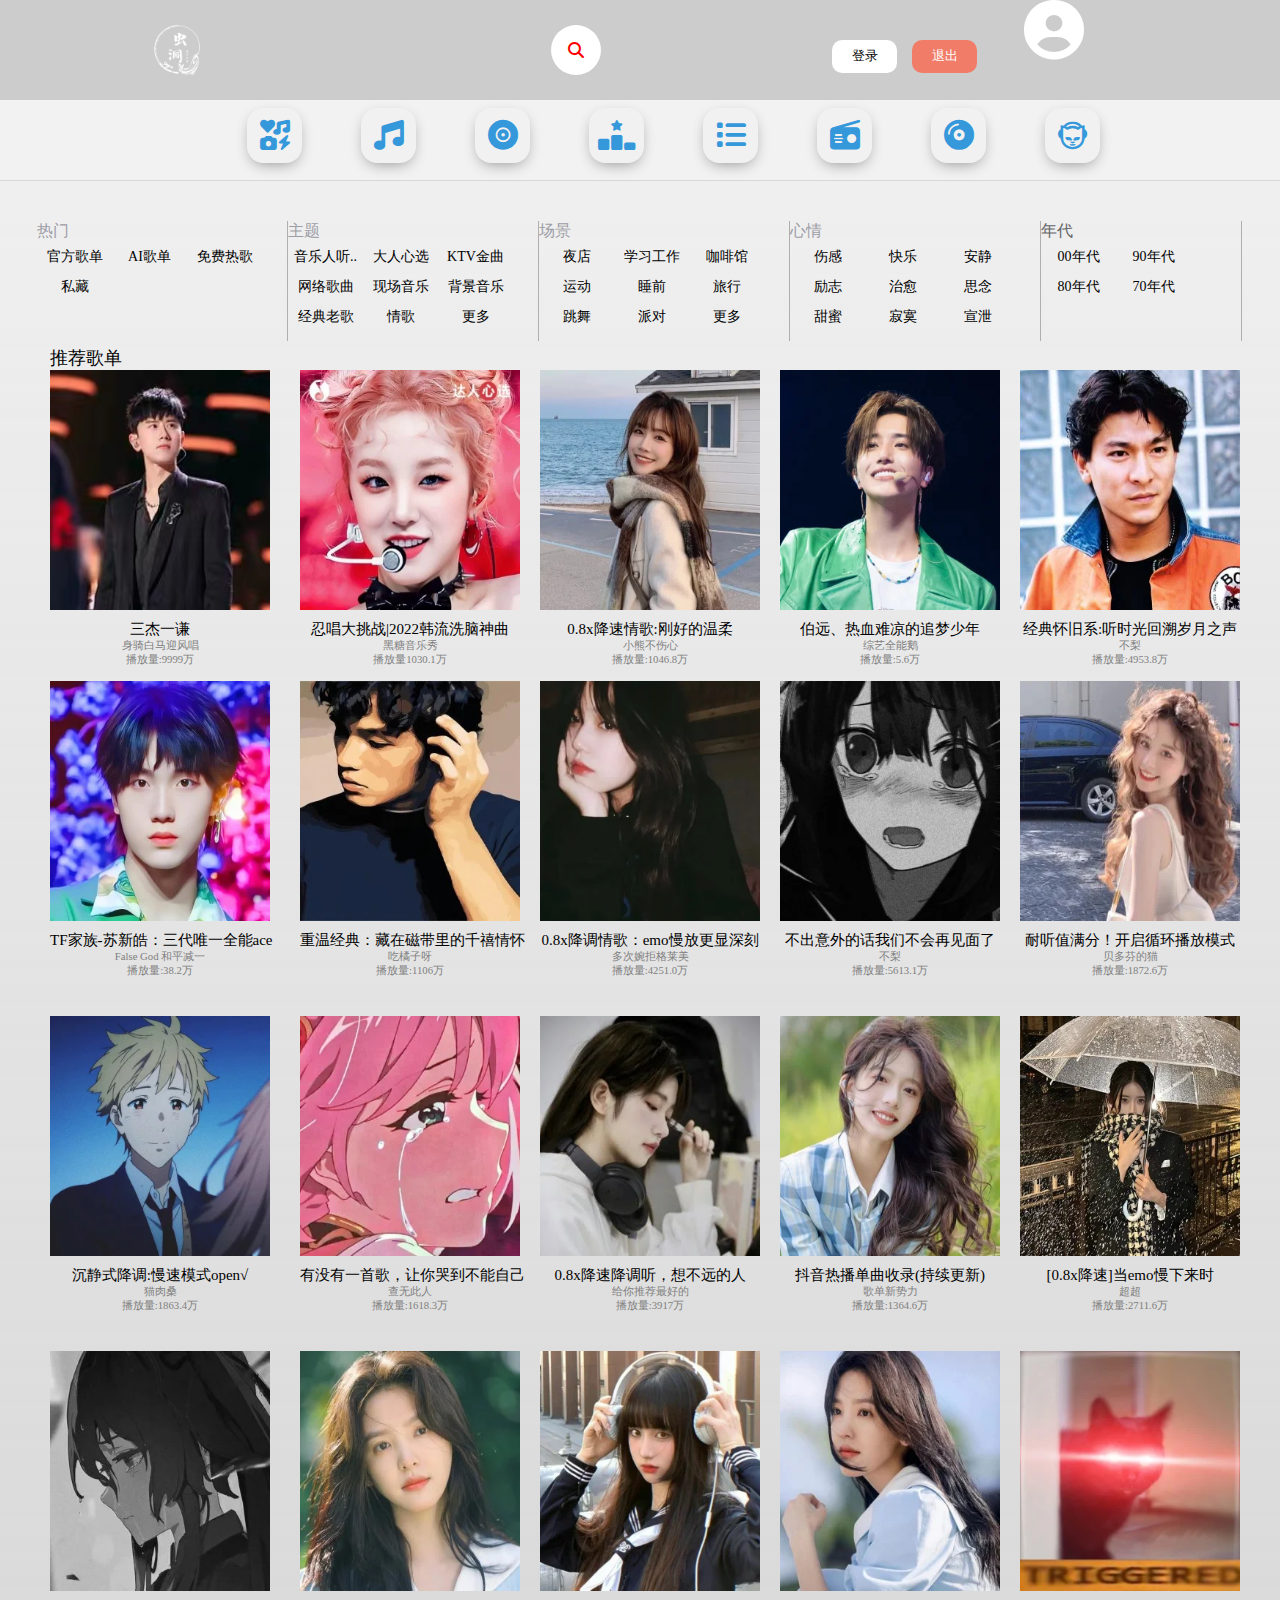
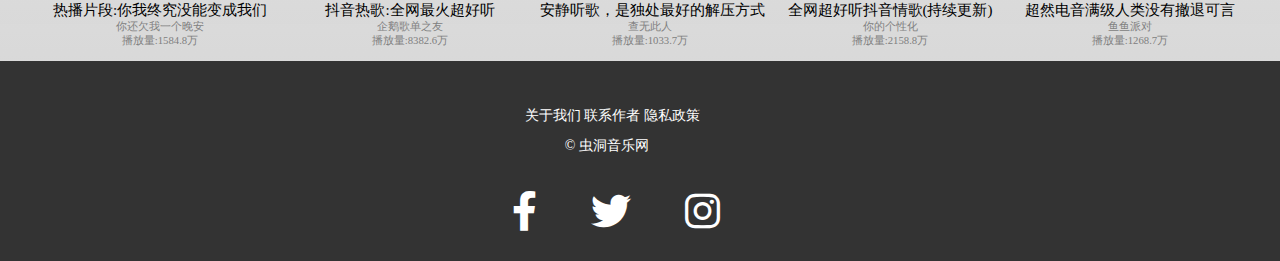
<file: list/list1.html>
<html>
<hred>
    <title>歌单</title>
    <link rel="stylesheet" href="list1.css">
    <link rel="stylesheet" href="../icon/css/all.css">
</hred>

<body>
    <!-- 网站nav  -->
    <div id="nav">
        <div id="logo"><img src="../index/imgs/logo.png" /></div>
        <div class="search-box">
            <input class="search-txt" type="text" placeholder="Type to search" />
            <a class="search-btn" href="#">
                <i class="fa-solid fa-magnifying-glass"></i>
            </a>
        </div>
        <div id="sign">
            <div class="sign-in"><a href="../Login/login.html">登录</a></div>
            <div class="sign-out"><a href="#">退出</a></div>
        </div>
        <a class="user" href="../user/user.html"><i class="fa-solid fa-circle-user"></i></a>
    </div>
    <!-- end网站nav -->
    <!-- 网站index -->
    <div id="index">
        <div class="img">
            <a class="btn" href="../index/index.html" title="首页">
                <i class="fa-solid fa-icons"></i>
            </a>
            <a class="btn" href="../singer/singer1.html" title="歌手">
                <i class="fa-solid fa-music"></i>
            </a>
            <a class="btn" href="../disc/disc1.html" title="新碟">
                <i class="fa-solid fa-record-vinyl"></i>
            </a>
            <a class="btn" href="../rank/rank1.html" title="排行榜">
                <i class="fa-solid fa-ranking-star"></i>
            </a>
            <a class="btn" href="../list/list1.html" title="歌单">
                <i class="fa-solid fa-list"></i>
            </a>
            <a class="btn" href="../radio/radio.html" title="电台">
                <i class="fa-solid fa-radio"></i>
            </a>
            <a class="btn" href="../MV/MV.html" title="MV">
                <i class="fa-solid fa-compact-disc"></i>
            </a>
            <a class="btn" href="../album/album.html" title="专辑">
                <i class="fa-brands fa-napster"></i>
            </a>
        </div>
    </div>
    <!-- 内容 -->
    <div id="zhengti">
        <div id="yi">
            <div class="remen">
                <p>热门</p>
                <ul class="ul_1">
                    <li>官方歌单</li>
                    <li>AI歌单</li>
                    <li>免费热歌</li>
                    <li>私藏</li>
                </ul>
            </div>
            <div class="zhuti">
                <p>主题</p>
                <ul class="ul_2">
                    <li>音乐人听..</li>
                    <li>大人心选</li>
                    <li>KTV金曲</li>
                    <li>网络歌曲</li>
                    <li>现场音乐</li>
                    <li>背景音乐</li>
                    <li>经典老歌</li>
                    <li>情歌</li>
                    <li>更多</li>
                </ul>
            </div>
            <div class="changjing">
                <p>场景</p>
                <ul class="ul_3">
                    <li> 夜店</li>
                    <li>学习工作</li>
                    <li>咖啡馆</li>
                    <li>运动</li>
                    <li>睡前</li>
                    <li>旅行</li>
                    <li>跳舞</li>
                    <li>派对</li>
                    <li>更多</li>
                </ul>
            </div>
            <div class="xinqing">
                <p>心情</p>
                <ul class="ul_4">
                    <li>伤感</li>
                    <li>快乐</li>
                    <li>安静</li>
                    <li>励志</li>
                    <li>治愈</li>
                    <li>思念</li>
                    <li>甜蜜</li>
                    <li>寂寞</li>
                    <li>宣泄</li>
                </ul>
            </div>
            <div class="niandai">
                <p>年代</p>
                <ul class="ul_5">
                    <li>00年代</li>
                    <li>90年代</li>
                    <li>80年代</li>
                    <li>70年代</li>
                </ul>
            </div>
        </div>
        <div id="er">
            <p>推荐歌单</p>
            <div class="tupian">
                <div class="wenzi-a">
                    <div class="wenzi-b"> <a href="list2.html"><img src="imgs/1.webp" alt=""></a></div>
                    <div class="wenzi-c">
                        <a href="">三杰一谦</a>
                        <h6>身骑白马迎风唱</h6>
                        <h6>播放量:9999万</h6>
                    </div>
                </div>
                <div class="wenzi-a-a">
                    <div class="wenzi-b"> <img src="imgs/2.webp" alt=""></div>
                    <div class="wenzi-c">
                        <a href="">忍唱大挑战|2022韩流洗脑神曲</a>
                        <h6>黑糖音乐秀</h6>
                        <h6>播放量1030.1万</h6>
                    </div>
                </div>
                <div class="wenzi-a-b">
                    <div class="wenzi-b"> <img src="imgs/3.webp" alt=""></div>
                    <div class="wenzi-c">
                        <a href="">0.8x降速情歌:刚好的温柔</a>
                        <h6>小熊不伤心</h6>
                        <h6>播放量:1046.8万</h6>
                    </div>
                </div>
                <div class="wenzi-a-c">
                    <div class="wenzi-b"> <img src="imgs/4.webp" alt=""></div>
                    <div class="wenzi-c">
                        <a href="">伯远、热血难凉的追梦少年</a>
                        <h6>综艺全能鹅</h6>
                        <h6>播放量:5.6万</h6>
                    </div>
                </div>
                <div class="wenzi-a-d">
                    <div class="wenzi-b"> <img src="imgs/5.webp" alt=""></div>
                    <div class="wenzi-c">
                        <a href="">经典怀旧系:听时光回溯岁月之声</a>
                        <h6>不梨</h6>
                        <h6>播放量:4953.8万</h6>
                    </div>
                </div>
            </div>
        </div>
        <div id="er">
            <div class="tupian">
                <div class="wenzi-a">
                    <div class="wenzi-b"> <img src="imgs/6.webp" alt=""></div>
                    <div class="wenzi-c">
                        <a href="">TF家族-苏新皓：三代唯一全能ace</a>
                        <h6>False God 和平减一</h6>
                        <h6>播放量:38.2万</h6>
                    </div>
                </div>
                <div class="wenzi-a-a">
                    <div class="wenzi-b"> <img src="imgs/7.webp" alt=""></div>
                    <div class="wenzi-c">
                        <a href="">重温经典：藏在磁带里的千禧情怀</a>
                        <h6>吃橘子呀</h6>
                        <h6>播放量:1106万</h6>
                    </div>
                </div>
                <div class="wenzi-a-b">
                    <div class="wenzi-b"> <img src="imgs/8.webp" alt=""></div>
                    <div class="wenzi-c">
                        <a href="">0.8x降调情歌：emo慢放更显深刻</a>
                        <h6>多次婉拒格莱美</h6>
                        <h6>播放量:4251.0万</h6>
                    </div>
                </div>
                <div class="wenzi-a-c">
                    <div class="wenzi-b"> <img src="imgs/9.webp" alt=""></div>
                    <div class="wenzi-c">
                        <a href="">不出意外的话我们不会再见面了</a>
                        <h6>不梨</h6>
                        <h6>播放量:5613.1万</h6>
                    </div>
                </div>
                <div class="wenzi-a-d">
                    <div class="wenzi-b"> <img src="imgs/10.webp" alt=""></div>
                    <div class="wenzi-c">
                        <a href="">耐听值满分！开启循环播放模式</a>
                        <h6>贝多芬的猫</h6>
                        <h6>播放量:1872.6万</h6>
                    </div>
                </div>
            </div>
        </div>
        <div id="er">
            <div class="tupian">
                <div class="wenzi-a">
                    <div class="wenzi-b"> <img src="imgs/11.webp" alt=""></div>
                    <div class="wenzi-c">
                        <a href="">沉静式降调:慢速模式open√</a>
                        <h6>猫肉桑</h6>
                        <h6>播放量:1863.4万</h6>
                    </div>
                </div>
                <div class="wenzi-a-a">
                    <div class="wenzi-b"> <img src="imgs/12.webp" alt=""></div>
                    <div class="wenzi-c">
                        <a href="">有没有一首歌，让你哭到不能自己</a>
                        <h6>查无此人</h6>
                        <h6>播放量:1618.3万</h6>
                    </div>
                </div>
                <div class="wenzi-a-b">
                    <div class="wenzi-b"> <img src="imgs/13.webp" alt=""></div>
                    <div class="wenzi-c">
                        <a href="">0.8x降速降调听，想不远的人</a>
                        <h6>给你推荐最好的</h6>
                        <h6>播放量:3917万</h6>
                    </div>
                </div>
                <div class="wenzi-a-c">
                    <div class="wenzi-b"> <img src="imgs/14.webp" alt=""></div>
                    <div class="wenzi-c">
                        <a href="">抖音热播单曲收录(持续更新)</a>
                        <h6>歌单新势力</h6>
                        <h6>播放量:1364.6万</h6>
                    </div>
                </div>
                <div class="wenzi-a-d">
                    <div class="wenzi-b"> <img src="imgs/15.webp" alt=""></div>
                    <div class="wenzi-c">
                        <a href="">[0.8x降速]当emo慢下来时</a>
                        <h6>超超</h6>
                        <h6>播放量:2711.6万</h6>
                    </div>
                </div>
            </div>
        </div>
        <div id="er">
            <div class="tupian">
                <div class="wenzi-a">
                    <div class="wenzi-b"> <img src="imgs/16.webp" alt=""></div>
                    <div class="wenzi-c">
                        <a href="">热播片段:你我终究没能变成我们</a>
                        <h6>你还欠我一个晚安</h6>
                        <h6>播放量:1584.8万</h6>
                    </div>
                </div>
                <div class="wenzi-a-a">
                    <div class="wenzi-b"> <img src="imgs/17.webp" alt=""></div>
                    <div class="wenzi-c">
                        <a href="">抖音热歌:全网最火超好听</a>
                        <h6>企鹅歌单之友</h6>
                        <h6>播放量:8382.6万</h6>
                    </div>
                </div>
                <div class="wenzi-a-b">
                    <div class="wenzi-b"> <img src="imgs/18.webp" alt=""></div>
                    <div class="wenzi-c">
                        <a href="">安静听歌，是独处最好的解压方式</a>
                        <h6>查无此人</h6>
                        <h6>播放量:1033.7万</h6>
                    </div>
                </div>
                <div class="wenzi-a-c">
                    <div class="wenzi-b"> <img src="imgs/19.webp" alt=""></div>
                    <div class="wenzi-c">
                        <a href="">全网超好听抖音情歌(持续更新)</a>
                        <h6>你的个性化</h6>
                        <h6>播放量:2158.8万</h6>
                    </div>
                </div>
                <div class="wenzi-a-d">
                    <div class="wenzi-b"> <img src="imgs/20.webp" alt=""></div>
                    <div class="wenzi-c">
                        <a href="">超然电音满级人类没有撤退可言</a>
                        <h6>鱼鱼派对</h6>
                        <h6>播放量:1268.7万</h6>
                    </div>
                </div>
            </div>
        </div>
    </div>
    <!-- 版权 -->
    <div class="over">
        <div class="footer-content">
            <div class="footer-info">
                <nav>
                    <a href="#">关于我们</a>
                    <a href="#">联系作者</a>
                    <a href="#">隐私政策</a>
                </nav>
                <p>&copy; 虫洞音乐网</p>
            </div>
            <div class="social-links">
                <a href="#"><i class="fab fa-facebook-f"></i></a>
                <a href="#"><i class="fab fa-twitter"></i></a>
                <a href="#"><i class="fab fa-instagram"></i></a>
            </div>
        </div>
    </div>
</body>

</html>
</file>
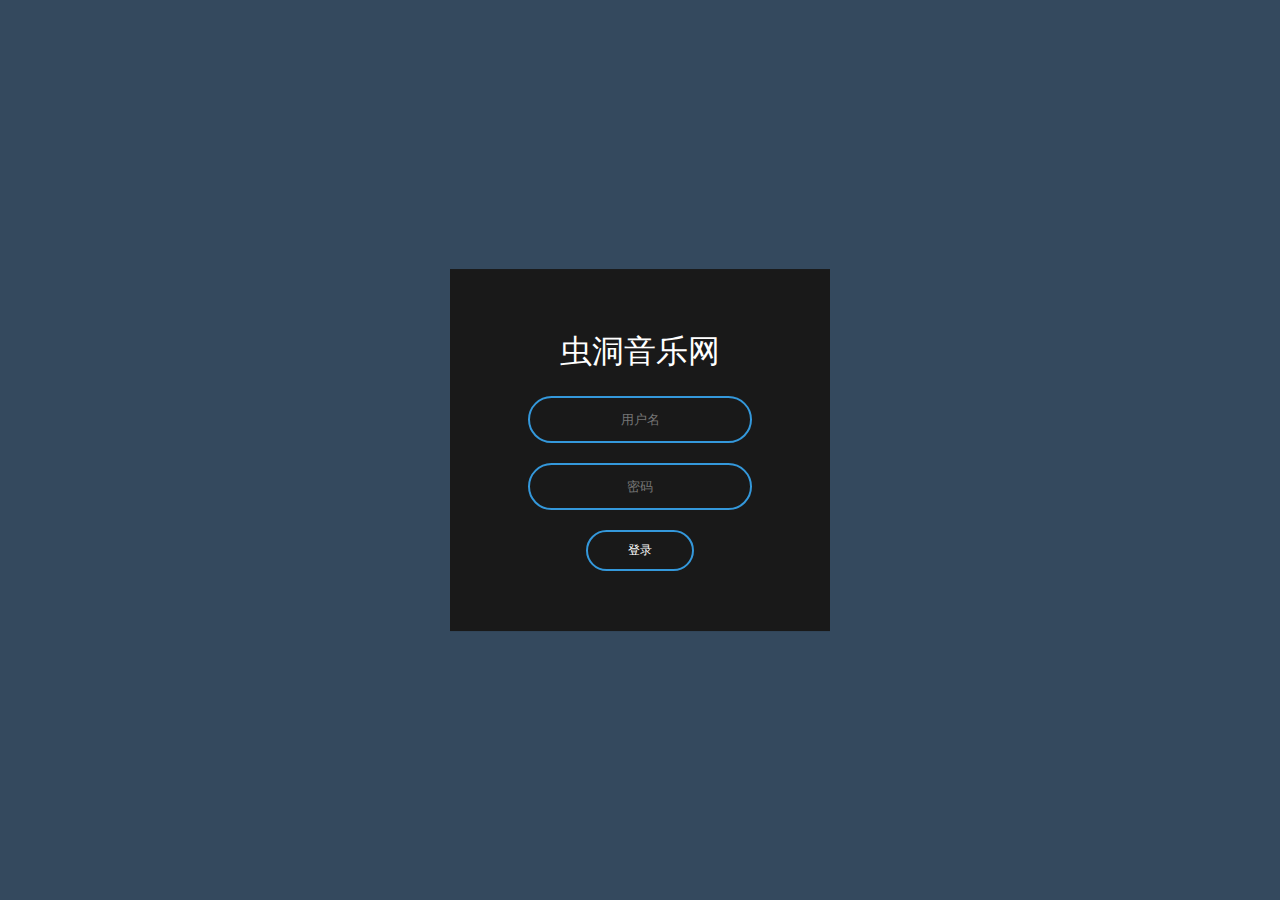
<file: Login/login.html>
<!DOCTYPE html>
<html>
<head>
    <meta charset="UTF-8" />
    <title>登录页</title>
    <link rel="stylesheet" href="login.css">
</head>
<body>
    <div class="box">
        <h1>虫洞音乐网</h1>
        <input type="text" placeholder="用户名" />
        <input type="password" placeholder="密码" />
        <a class="submit" href="../index/../index/index.html">登录</a>
    </div>
</body>
</html>
</file>
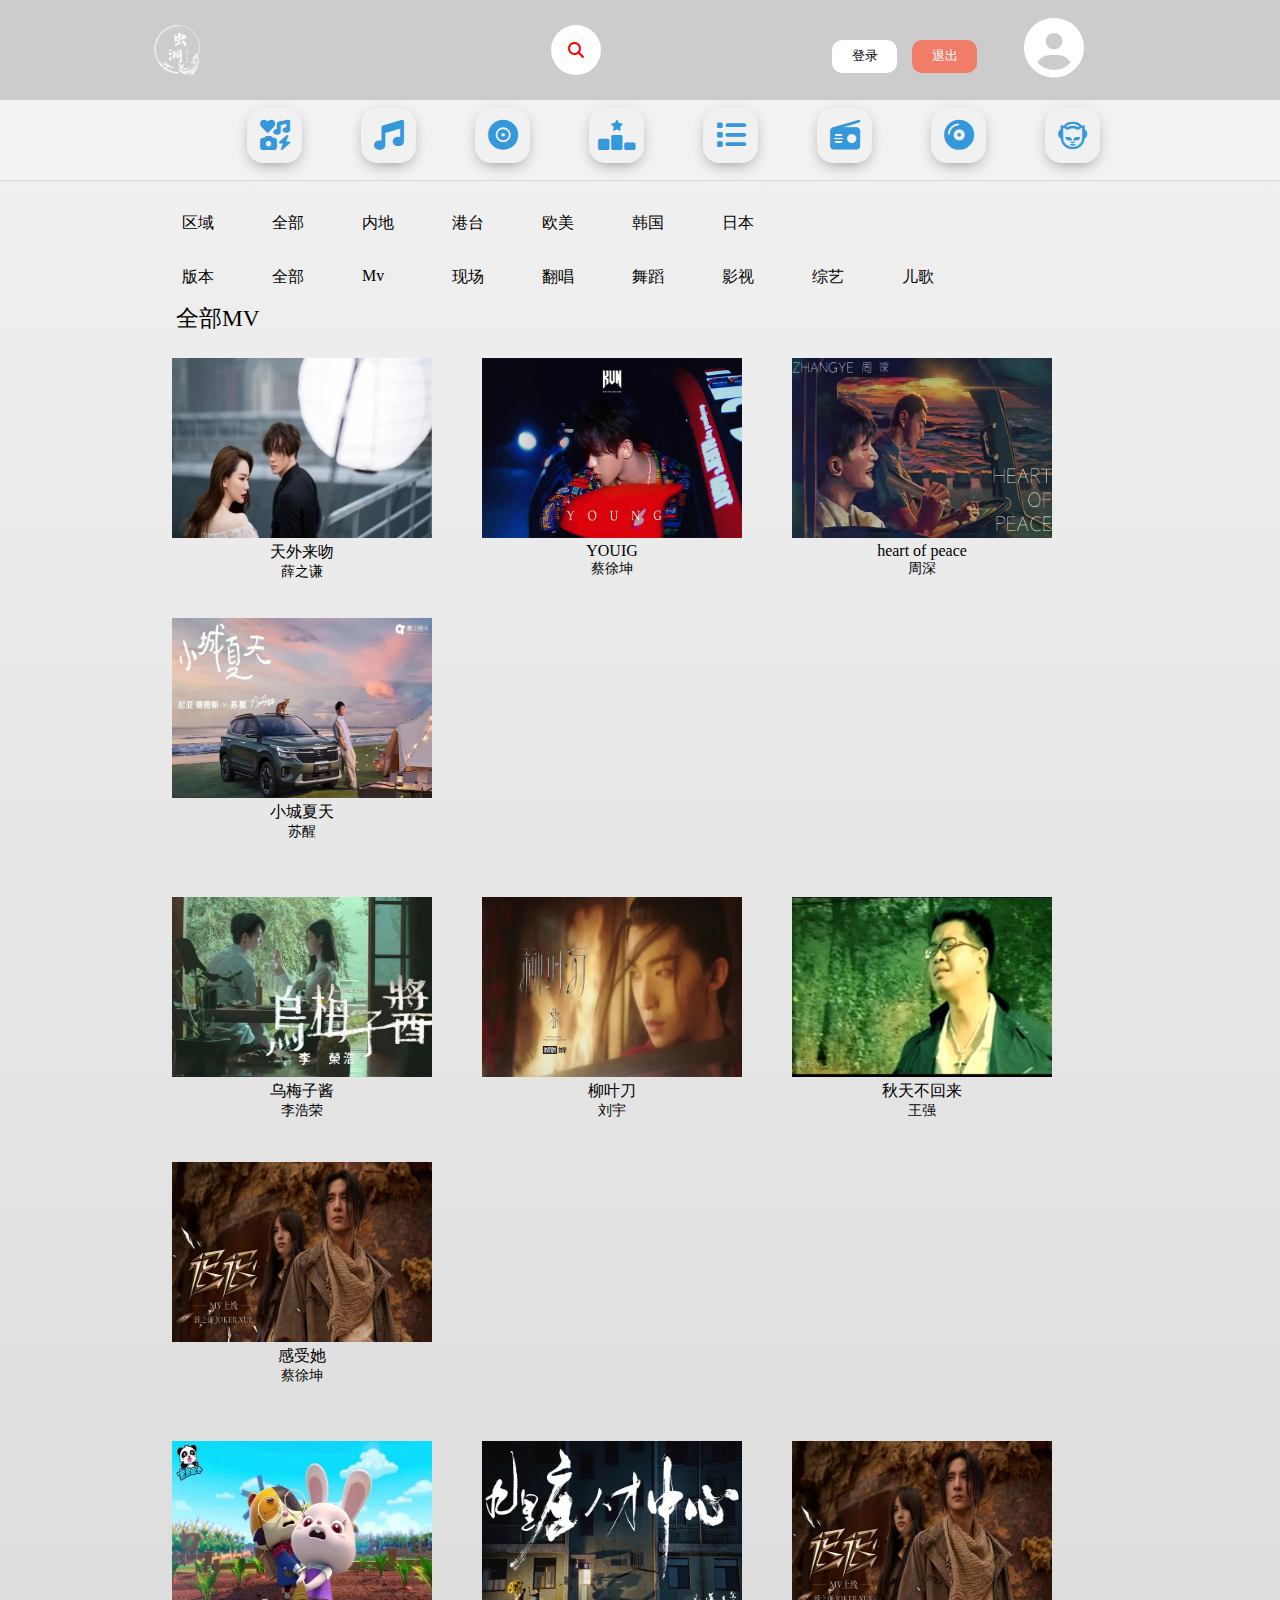
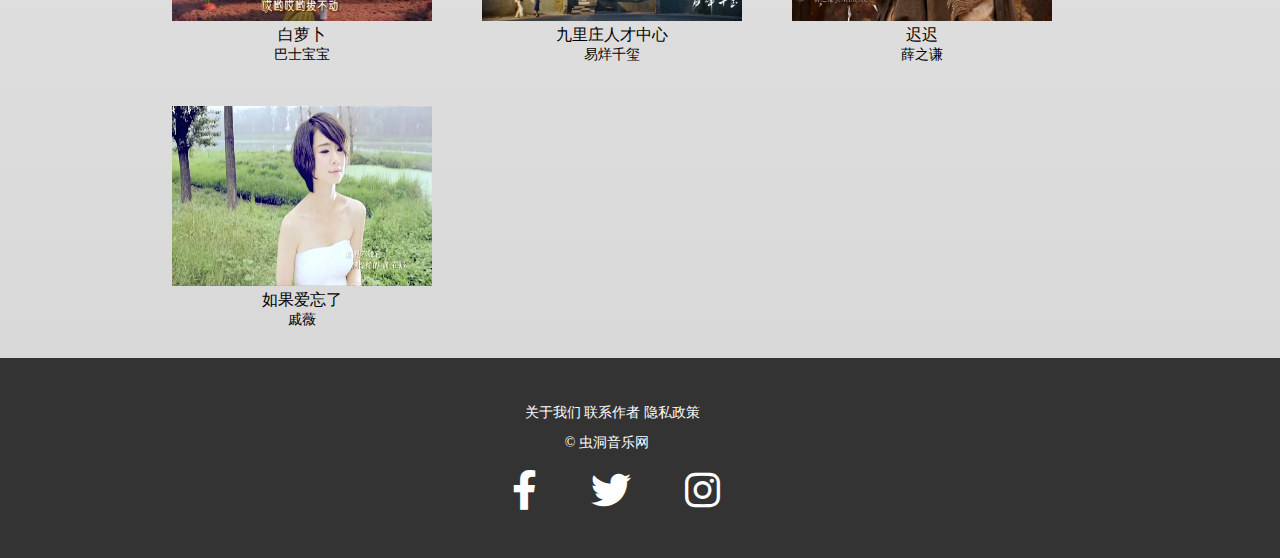
<file: MV/MV.html>
<!DOCTYPE html>
<html>
<head>
<meta charset="UTF-8">
<title>MV</title>
<link rel="stylesheet" href="MV.css" />
<!-- 引入icon图标库 -->
<link rel="stylesheet" href="../icon/css/all.css">
</head>
<body>
	<!-- 网站nav  -->
	<div id="nav">
		<div id="logo"><img src="../index/imgs/logo.png" /></div>
		<div class="search-box">
			<input class="search-txt" type="text" placeholder="Type to search" />
			<a class="search-btn" href="#">
				<i class="fa-solid fa-magnifying-glass"></i>
			</a>
		</div>
		<div id="sign">
			<div class="sign-in"><a href="../Login/login.html">登录</a></div>
			<div class="sign-out"><a href="#">退出</a></div>
		</div>
		<a class="user" href="../user/user.html"><i class="fa-solid fa-circle-user"></i></a>
	</div>
	<!-- end网站nav -->
	<!-- 网站index -->
	<div id="index">
		<div class="img">
			<a class="btn" href="../index/../index/index.htmlndex.html" title="首页">
				<i class="fa-solid fa-icons"></i>
			</a>
			<a class="btn" href="../singer/singer1.html" title="歌手">
				<i class="fa-solid fa-music"></i>
			</a>
			<a class="btn" href="../disc/disc1.html" title="新碟">
				<i class="fa-solid fa-record-vinyl"></i>
			</a>
			<a class="btn" href="../rank/rank1.html" title="排行榜">
				<i class="fa-solid fa-ranking-star"></i>
			</a>
			<a class="btn" href="../list/list1.html" title="歌单">
				<i class="fa-solid fa-list"></i>
			</a>
			<a class="btn" href="../radio/radio.html" title="电台">
				<i class="fa-solid fa-radio"></i>
			</a>
			<a class="btn" href="../MV/MV.html" title="MV">
				<i class="fa-solid fa-compact-disc"></i>
			</a>
			<a class="btn" href="../album/album.html" title="专辑">
				<i class="fa-brands fa-napster"></i>
			</a>
		</div>
	</div>
	<!-- 内容 -->
	<div id="tager">
		<table>
			<td></td>
			<td></td>
			<td>区域</td>
			<td><a>全部</a></td>
			<td><a>内地</a></td>
			<td><a>港台</a></td>
			<td><a>欧美</a></td>
			<td><a>韩国</a></td>
			<td><a>日本</a></td>
			</ul>
		</table>
	</div>
	<div id="SY">
		<table>
			<td></td>
			<td></td>
			<td>版本</td>
			<td><a>全部</a></td>
			<td><a>Mv</a></td>
			<td><a>现场</a></td>
			<td><a>翻唱</a></td>
			<td><a>舞蹈</a></td>
			<td><a>影视</a></td>
			<td><a>综艺</a></td>
			<td><a>儿歌</a></td>
		</table>
	</div>
	<div id="baoyu">
		<table>
			<td></td>
			<td>
				<h3>全部MV</h3>
			</td>

		</table>
		<div id="zui">
			<table>
				<td><img src="imgs/薛之谦.webp"><a class="zui1">天外来吻</a><br><a class="zui2">薛之谦</a></td>
				<td><img src="imgs/蔡徐坤.webp"><a class="zui1">YOUIG </a><br><a class="zui2">蔡徐坤</a></td>
				<td><img src="imgs/周深.webp"><a class="zui1">heart of peace</a><br><a class="zui2">周深</a></td>
				<td><img src="imgs/苏醒.webp"><a class="zui1">小城夏天</a><br><a class="zui2">苏醒</a></td>
			</table>
			</ul>
			</tr>
			</table>
		</div>
		<div id="da">
			<table>
				<td><img src="imgs/李浩荣.webp"><a class="zui1">乌梅子酱</a><br><a class="zui2">李浩荣</a></td>
				<td><img src="imgs/刘宇.webp"><a class="zui1">柳叶刀</a><br><a class="zui2">刘宇</a></td>
				<td><img src="imgs/王强.webp"><a class="zui1">秋天不回来</a><br><a class="zui2">王强</a></td>
				<td><img src="imgs/薛之谦1.webp"><a class="zui1">感受她</a><br><a class="zui2">蔡徐坤</a></td>
			</table>
			</ul>
			</tr>
			</table>
		</div>
		<div id="sa">
			<table>
				<td><img src="imgs/白萝卜.webp"><a class="zui1">白萝卜</a><br><a class="zui2">巴士宝宝</a></td>
				<td><img src="imgs/易烊千玺.webp"><a class="zui1">九里庄人才中心</a><br><a class="zui2">易烊千玺</a></td>
				<td><img src="imgs/薛之谦1.webp"><a class="zui1">迟迟</a><br><a class="zui2">薛之谦</a></td>
				<td><img src="imgs/戚薇.webp"><a class="zui1">如果爱忘了</a><br><a class="zui2">戚薇</a></td>
			</table>
			</ul>
			</tr>
			</table>
		</div>
		<!-- 版权 -->
		<div class="over">
			<div class="footer-content">
				<div class="footer-info">					
					<nav>
						<a href="#">关于我们</a>
						<a href="#">联系作者</a>
						<a href="#">隐私政策</a>
					</nav>
					<p>&copy; 虫洞音乐网</p>
				</div>
				<div class="social-links">
					<a href="#"><i class="fab fa-facebook-f"></i></a>
					<a href="#"><i class="fab fa-twitter"></i></a>
					<a href="#"><i class="fab fa-instagram"></i></a>
				</div>
			</div>
		</div>
</body>

</html>
</file>
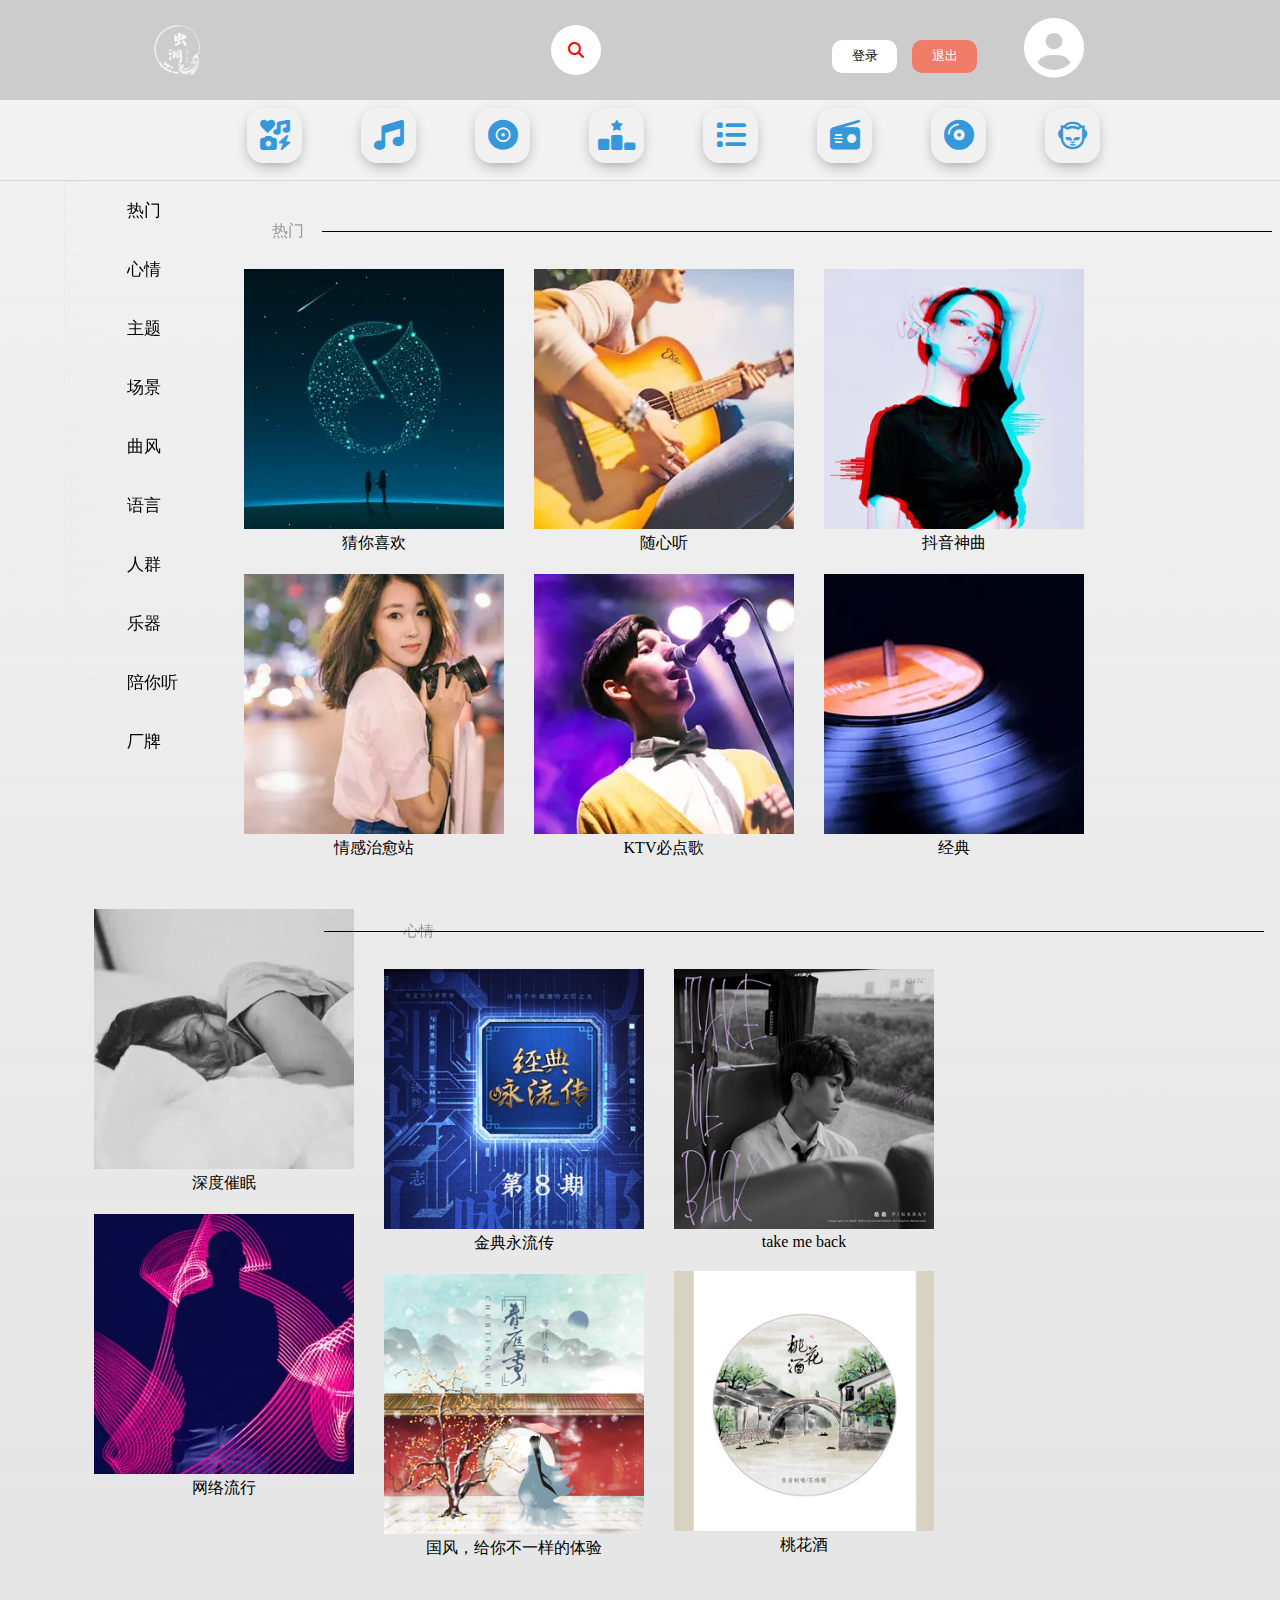
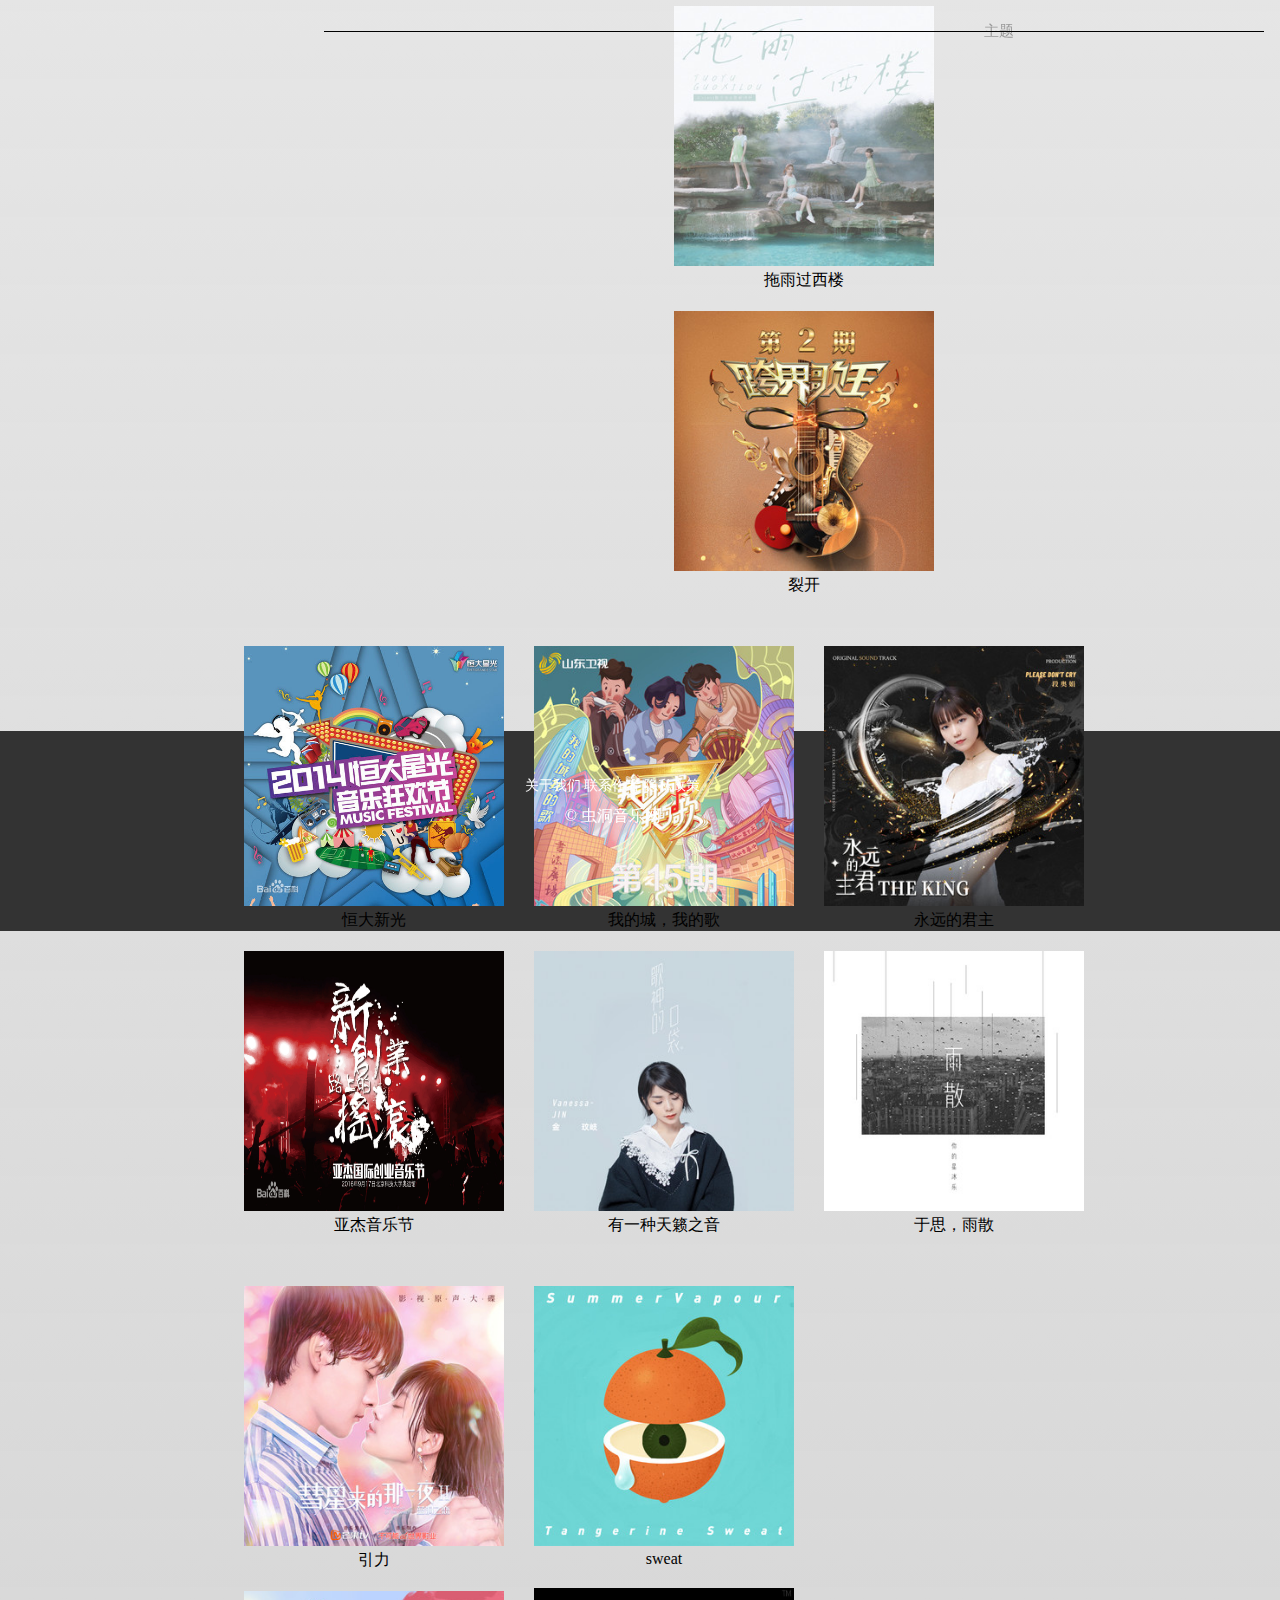
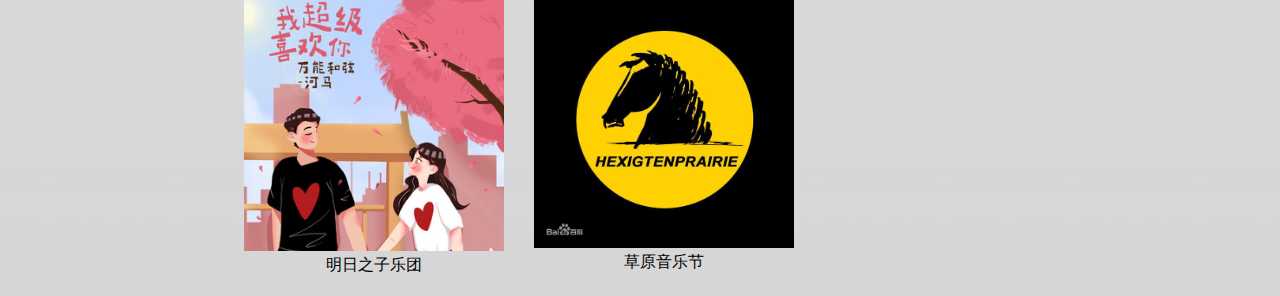
<file: radio/radio.html>
<!DOCTYPE html>
<html lang="en">

<head>
    <meta charset="UTF-8">
    <meta http-equiv="X-UA-Compatible" content="IE=edge">
    <meta name="viewport" content="width=device-width, initial-scale=1.0">
    <title>电台</title>
    <link rel="stylesheet" href="radio.css">
    <link rel="stylesheet" href="../icon/css/all.css">
</head>

<body>
    <!-- 网站nav  -->
    <div id="nav">
        <div id="logo"><img src="../index/imgs/logo.png" /></div>
        <div class="search-box">
            <input class="search-txt" type="text" placeholder="Type to search" />
            <a class="search-btn" href="#">
                <i class="fa-solid fa-magnifying-glass"></i>
            </a>
        </div>
        <div id="sign">
            <div class="sign-in"><a href="../Login/login.html">登录</a></div>
            <div class="sign-out"><a href="#">退出</a></div>
        </div>
        <a class="user" href="../user/user.html"><i class="fa-solid fa-circle-user"></i></a>
    </div>
    <!-- end网站nav -->
    <!-- 网站index -->
    <div id="index">
        <div class="img">
            <a class="btn" href="../index/../index/index.html" title="首页">
                <i class="fa-solid fa-icons"></i>
            </a>
            <a class="btn" href="../singer/singer1.html" title="歌手">
                <i class="fa-solid fa-music"></i>
            </a>
            <a class="btn" href="../disc/disc1.html" title="新碟">
                <i class="fa-solid fa-record-vinyl"></i>
            </a>
            <a class="btn" href="../rank/rank1.html" title="排行榜">
                <i class="fa-solid fa-ranking-star"></i>
            </a>
            <a class="btn" href="../list/list1.html" title="歌单">
                <i class="fa-solid fa-list"></i>
            </a>
            <a class="btn" href="../radio/radio.html" title="电台">
                <i class="fa-solid fa-radio"></i>
            </a>
            <a class="btn" href="../MV/MV.html" title="MV">
                <i class="fa-solid fa-compact-disc"></i>
            </a>
            <a class="btn" href="../album/album.html" title="专辑">
                <i class="fa-brands fa-napster"></i>
            </a>
        </div>
    </div>
    <!-- 内容 -->
    <div id="content">
        <div class="sidebar">
            <a class="sidebar_li" href="#a1">热门</a>
            <a class="sidebar_li" href="#a2">心情</a>
            <a class="sidebar_li" href="#a3">主题</a>
            <a class="sidebar_li">场景</a>
            <a class="sidebar_li">曲风</a>
            <a class="sidebar_li">语言</a>
            <a class="sidebar_li">人群</a>
            <a class="sidebar_li">乐器</a>
            <a class="sidebar_li">陪你听</a>
            <a class="sidebar_li">厂牌</a>
        </div>
        <!-- 模块1 -->
        <div id="mod1">
            <h2 class="radio__tit" id="a1">热门</h2>
            <div class="row">
                <div>
                    <img src="img/a1.webp" width="95%" height="90%">
                    <p>猜你喜欢</p>
                </div>
                <div>
                    <img src="img/a5.webp" width="95%" height="90%">
                    <p>情感治愈站</p>
                </div>
            </div>
            <div class="row">
                <div>
                    <img src="img/a2.webp" width="95%" height="90%">
                    <p>随心听</p>
                </div>
                <div>
                    <img src="img/a6.webp" width="95%" height="90%">
                    <p>KTV必点歌</p>
                </div>
            </div>
            <div class="row">
                <div>
                    <img src="img/a3.webp" width="95%" height="90%">
                    <p>抖音神曲</p>
                </div>
                <div>
                    <img src="img/a7.webp" width="95%" height="90%">
                    <p>经典</p>
                </div>
            </div>
            <div class="row">
                <div>
                    <img src="img/a4.webp" width="95%" height="90%">
                    <p>深度催眠</p>
                </div>
                <div>
                    <img src="img/a8.webp" width="95%" height="90%">
                    <p>网络流行</p>
                </div>
            </div>
        </div>
        <!-- 模块2 -->
        <div id="mod2">
            <h2 class="radio__tit1" id="a2">心情</h2>
            <div class="row">
                <div>
                    <img src="img/XR_1.jpg" width="95%" height="90%">
                    <p>金典永流传</p>
                </div>
                <div>
                    <img src="img/bF_1.jpg" width="95%" height="90%">
                    <p>国风，给你不一样的体验</p>
                </div>
            </div>
            <div class="row">
                <div>
                    <img src="img/mW_1.jpg" width="95%" height="90%">
                    <p>take&nbsp;me&nbsp;back</p>
                </div>
                <div>
                    <img src="img/kI_1.jpg" width="95%" height="90%">
                    <p>桃花酒</p>
                </div>
            </div>
            <div class="row">
                <div>
                    <img src="img/co_1.jpg" width="95%" height="90%">
                    <p>拖雨过西楼</p>
                </div>
                <div>
                    <img src="img/SF_1.jpg" width="95%" height="90%">
                    <p>裂开</p>
                </div>
            </div>
            <div class="row">
                <div>
                    <img src="img/恒大星光.jpg" width="95%" height="90%">
                    <p>恒大新光</p>
                </div>
                <div>
                    <img src="img/亚杰音乐节.jpg" width="95%" height="90%">
                    <p>亚杰音乐节</p>
                </div>
            </div>
        </div>
        <div id="mod2">
            <h2 class="radio__tit1" id="a3">主题</h2>
            <div class="row">
                <div>
                    <img src="img/N8_1.jpg" width="95%" height="90%">
                    <p>我的城，我的歌</p>
                </div>
                <div>
                    <img src="img/fX_1.jpg" width="95%" height="90%">
                    <p>有一种天籁之音</p>
                </div>
            </div>
            <div class="row">
                <div>
                    <img src="img/NU_1.jpg" width="95%" height="90%">
                    <p>永远的君主</p>
                </div>
                <div>
                    <img src="img/fC_1.jpg" width="95%" height="90%">
                    <p>于思，雨散</p>
                </div>
            </div>
            <div class="row">
                <div>
                    <img src="img/4h_1.jpg" width="95%" height="90%">
                    <p>引力</p>
                </div>
                <div>
                    <img src="img/Ey_1.jpg" width="95%" height="90%">
                    <p>明日之子乐团</p>
                </div>
            </div>
            <div class="row">
                <div>
                    <img src="img/Fw_1.jpg" width="95%" height="90%">
                    <p>sweat</p>
                </div>
                <div>
                    <img src="img/克什克腾草原音乐节.jpg" width="95%" height="90%">
                    <p>草原音乐节</p>
                </div>
            </div>
        </div>
    </div>
    <!-- 版权 -->
    <div class="over">
        <div class="footer-content">
            <div class="footer-info">                
                <nav>
                    <a href="#">关于我们</a>
                    <a href="#">联系作者</a>
                    <a href="#">隐私政策</a>
                </nav>
                <p>&copy; 虫洞音乐网</p>
            </div>
            <div class="social-links">
                <a href="#"><i class="fab fa-facebook-f"></i></a>
                <a href="#"><i class="fab fa-twitter"></i></a>
                <a href="#"><i class="fab fa-instagram"></i></a>
            </div>
        </div>
    </div>
</body>

</html>
</file>
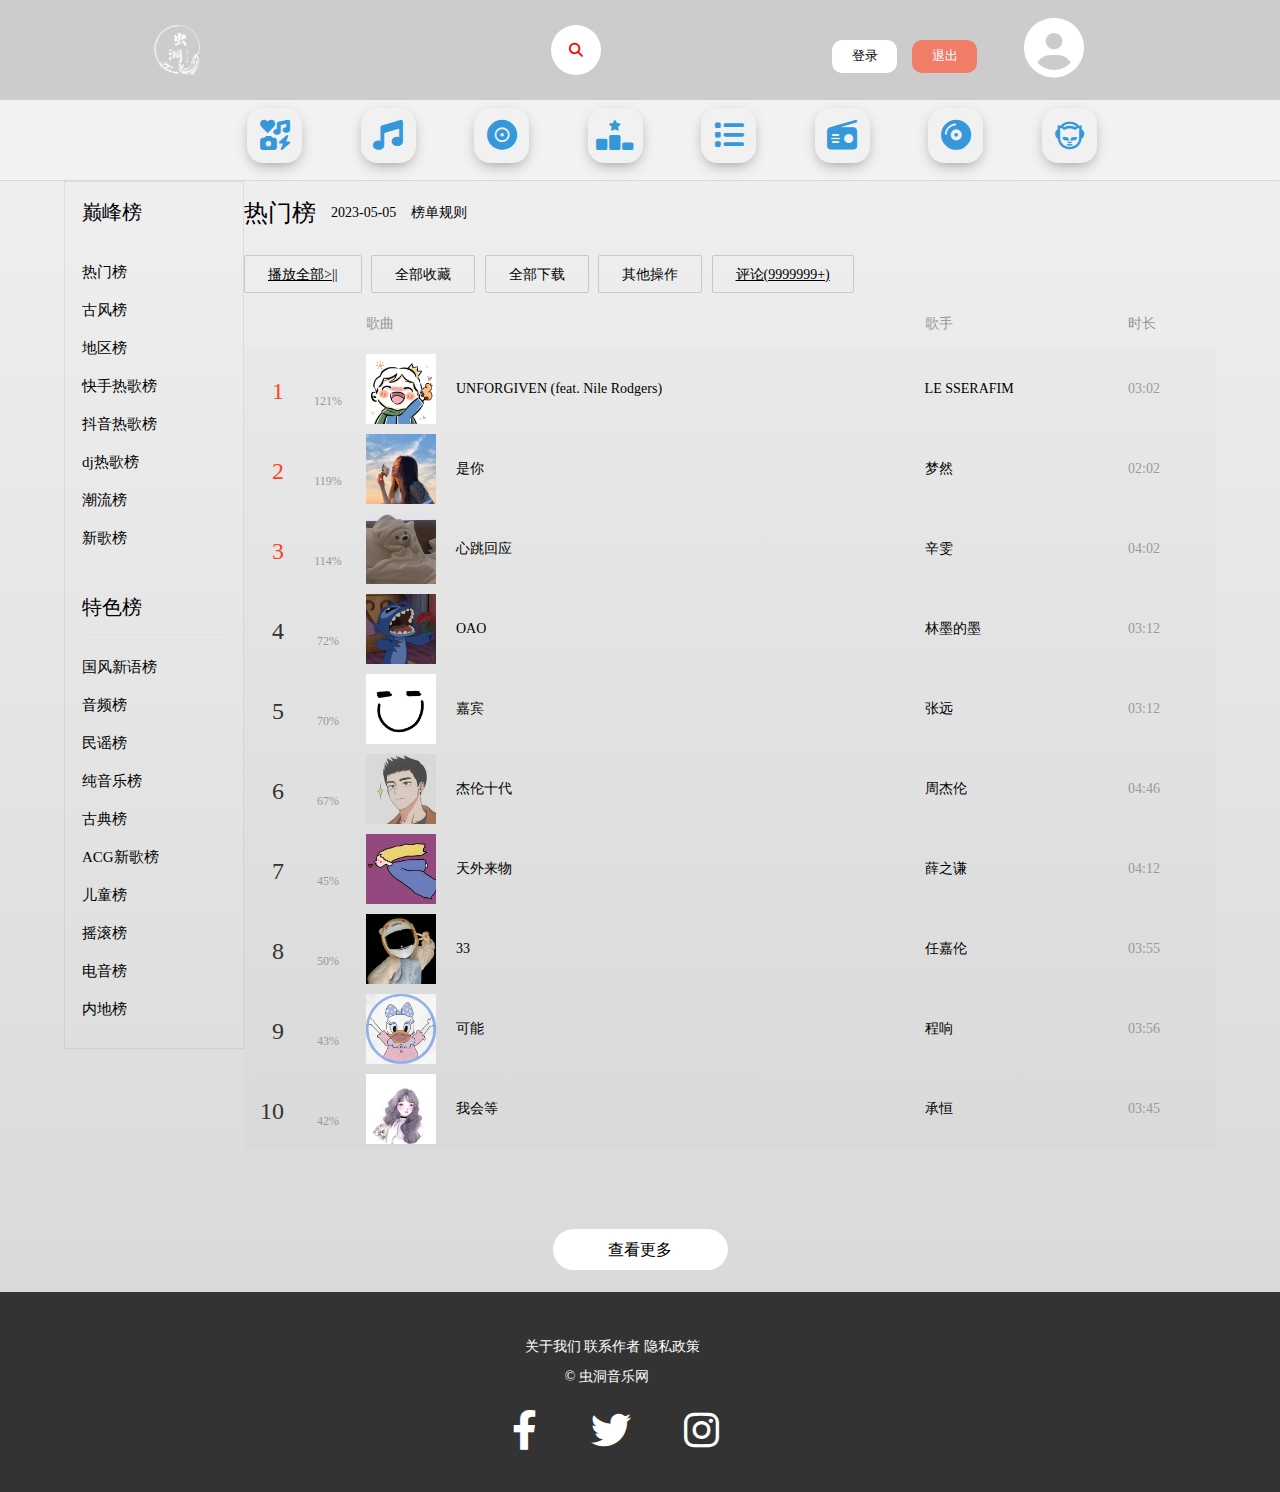
<file: rank/rank1.html>
<!DOCTYPE html>
<html>
<meta charset="utf-8">
<title>排行榜</title>

<head>
	<link href="rank1.css" type="text/css" rel="stylesheet" />
	<link rel="stylesheet" href="../icon/css/all.css">
</head>

<body>
	<!-- 网站nav  -->
	<div id="nav">
		<div id="logo"><img src="../index/imgs/logo.png" /></div>
		<div class="search-box">
			<input class="search-txt" type="text" placeholder="Type to search" />
			<a class="search-btn" href="#">
				<i class="fa-solid fa-magnifying-glass"></i>
			</a>
		</div>
		<div id="sign">
			<div class="sign-in"><a href="../Login/login.html">登录</a></div>
			<div class="sign-out"><a href="#">退出</a></div>
		</div>
		<a class="user" href="../user/user.html"><i class="fa-solid fa-circle-user"></i></a>
	</div>
	<!-- end网站nav -->
	<!-- 网站index -->
	<div id="index">
		<div class="img">
			<a class="btn" href="../index/../index/index.html" title="首页">
				<i class="fa-solid fa-icons"></i>
			</a>
			<a class="btn" href="../singer/singer1.html" title="歌手">
				<i class="fa-solid fa-music"></i>
			</a>
			<a class="btn" href="../disc/disc1.html" title="新碟">
				<i class="fa-solid fa-record-vinyl"></i>
			</a>
			<a class="btn" href="../rank/rank1.html" title="排行榜">
				<i class="fa-solid fa-ranking-star"></i>
			</a>
			<a class="btn" href="../list/list1.html" title="歌单">
				<i class="fa-solid fa-list"></i>
			</a>
			<a class="btn" href="../radio/radio.html" title="电台">
				<i class="fa-solid fa-radio"></i>
			</a>
			<a class="btn" href="../MV/MV.html" title="MV">
				<i class="fa-solid fa-compact-disc"></i>
			</a>
			<a class="btn" href="../album/album.html" title="专辑">
				<i class="fa-brands fa-napster"></i>
			</a>
		</div>
	</div>
	<!-- 内容 -->
	<div class="main">
		<div class="name_a">
			<dl class="name_a_a">
				<dt class="name_a_b">巅峰榜</dt>
				<dd class="name_a__item">
					<a class="name_a_c ">热门榜</a>
				</dd>
				<dd class="name_a__item">
					<a class="name_a_c ">古风榜</a>
				</dd>
				<dd class="name_a__item">
					<a class="name_a_c ">地区榜</a>
				</dd>
				<dd class="name_a__item">
					<a class="name_a_c name_a_c--current">快手热歌榜</a>
				</dd>
				<dd class="name_a__item">
					<a class="name_a_c ">抖音热歌榜</a>
				</dd>
				<dd class="name_a__item">
					<a class="name_a_c ">dj热歌榜</a>
				</dd>
				<dd class="name_a__item">
					<a class="name_a_c ">潮流榜</a>
				</dd>
				<dd class="name_a__item">
					<a class="name_a_c ">新歌榜</a>
				</dd>
			</dl>
	
			<dl class="name_a_a">
				<dt class="name_a_b">特色榜</dt>
				<dd class="name_a__item">
					<a class="name_a_c ">国风新语榜</a>
				</dd>
				<dd class="name_a__item">
					<a class="name_a_c ">音频榜</a>
				</dd>
				<dd class="name_a__item">
					<a class="name_a_c ">民谣榜</a>
				</dd>
				<dd class="name_a__item">
					<a class="name_a_c ">纯音乐榜</a>
				</dd>
				<dd class="name_a__item">
					<a class="name_a_c ">古典榜</a>
				</dd>
				<dd class="name_a__item">
					<a class="name_a_c ">ACG新歌榜</a>
				</dd>
				<dd class="name_a__item">
					<a class="name_a_c ">儿童榜</a>
				</dd>
				<dd class="name_a__item">
					<a class="name_a_c ">摇滚榜</a>
				</dd>
				<dd class="name_a__item">
					<a class="name_a_c ">电音榜</a>
				</dd>
				<dd class="name_a__item">
					<a class="name_a_c ">内地榜</a>
				</dd>
			</dl>
	
		</div>
		<div class="name1_name">
			<div class="name__hd">
				<h1 class="name__tit">热门榜</h1>
				<span class="name_switch">
					<span class="name_switch__x">2023-05-05</span>
				</span>
				<a class="name__rule">榜单规则</a>
			</div>
	
			<a class="name1_a_a" href="rank2.html">
				播放全部>||
			</a>
			<a class="name1_btn">
				<i class="name1_btn__HTML_add"></i>
				全部收藏
			</a>
			<a class="name1_btn">
				<i class="name1_btn__HTML_down"></i>
				全部下载
			</a>
			<a class="name1_btn">
				<i class="name1_btn__HTML_batch"></i>
				其他操作
			</a>
			<a class="name1_btn" href="#comment_box">
	
				评论(9999999+)
			</a>
	
			<div class="name_name1_xq ">
				<ul class="xq__n">
					<li class="xq__n_name">歌曲</li>
					<li class="xq__n_a">歌手</li>
					<li class="xq__n_time">时长</li>
				</ul>
				<ul class="xq__list">
					<li>
						<div class="xq__i xq__i_e">
							<div class="xq__number xq__number--top">1</div>
							<div class="xq__rank">
								<i class="HTML_rank_r"></i>
								121%
							</div>
							<div class="xq__songname">
								<span class="xq__songname_txt">
									<a href="rank2.html" class="xq__cover" title="UNFORGIVEN">
										<img class="xq__pic" loading="lazy" src="img/1.webp" />
									</a>
									<a1 title="UNFORGIVEN (feat. Nile Rodgers)">UNFORGIVEN (feat. Nile Rodgers)</a1>
								</span>
								<div class="name1_list_menu"></div>
							</div>
							<div class="xq__artist">
								<a1 title="LE SSERAFIM">LE SSERAFIM</a1>
							</div>
							<div class="xq__time">03:02</div>
						</div>
					</li>
	
					<ul class="xq__list">
						<li>
							<div class="xq__i xq__i_e">
								<div class="xq__number xq__number--top">2</div>
								<div class="xq__rank">
									<i class="HTML_rank_r"></i>
									119%
								</div>
								<div class="xq__songname">
									<span class="xq__songname_txt">
										<a class="xq__cover" title="是你">
											<img class="xq__pic" loading="lazy" src="img/2.webp" />
										</a>
										<a1 title="是你" \>是你</a1>
									</span>
									<div class="name1_list_menu"></div>
								</div>
								<div class="xq__artist">
									<a1 title="梦然">梦然</a1>
								</div>
								<div class="xq__time">02:02</div>
							</div>
						</li>
	
						<ul class="xq__list">
							<li>
								<div class="xq__i xq__i_e">
									<div class="xq__number xq__number--top">3</div>
									<div class="xq__rank">
										<i class="HTML_rank_r"></i>
										114%
									</div>
									<div class="xq__songname">
										<span class="xq__songname_txt">
											<a class="xq__cover" title="心跳回应">
												<img class="xq__pic" loading="lazy" src="img/3.webp" />
											</a>
											<a1 title="心跳回应">心跳回应</a1>
										</span>
										<div class="name1_list_menu"></div>
									</div>
									<div class="xq__artist">
										<a1 title="辛雯">辛雯</a1>
									</div>
									<div class="xq__time">04:02</div>
								</div>
							</li>
	
							<div class="xq__i xq__i_e">
								<div class="xq__number ">4</div>
								<div class="xq__rank">
									<i class="HTML_rank_r"></i>
									72%
								</div>
								<div class="xq__songname">
									<span class="xq__songname_txt">
										<a class="xq__cover" title="OAO">
											<img class="xq__pic" loading="lazy" src="img/4.webp" />
										</a>
										<a1 title="OAO">OAO</a1>
									</span>
								</div>
								<div class="xq__artist">
									<a1 title="林墨的墨">林墨的墨</a1>
								</div>
								<div class="xq__time">03:12</div>
							</div>
							</li>
						</ul>
	
						<div class="xq__i xq__i_e">
							<div class="xq__number ">5</div>
							<div class="xq__rank">
								<i class="HTML_rank_r"></i>
								70%
							</div>
							<div class="xq__songname">
								<span class="xq__songname_txt">
									<a class="xq__cover" title="嘉宾">
										<img class="xq__pic" loading="lazy" src="img/5.webp" />
									</a>
									<a1 title="嘉宾">嘉宾</a1>
								</span>
							</div>
							<div class="xq__artist">
								<a1 title="张远">张远</a1>
							</div>
							<div class="xq__time">03:12</div>
						</div>
						</li>
					</ul>
	
					<div class="xq__i xq__i_e">
						<div class="xq__number ">6</div>
						<div class="xq__rank">
							<i class="HTML_rank_r"></i>
							67%
						</div>
						<div class="xq__songname">
							<span class="xq__songname_txt">
								<a class="xq__cover" title="杰伦十代">
									<img class="xq__pic" loading="lazy" src="img/6.webp" />
								</a>
								<a1 title="杰伦十代">杰伦十代</a1>
							</span>
						</div>
						<div class="xq__artist">
							<a1 title="周杰伦">周杰伦</a1>
						</div>
						<div class="xq__time">04:46</div>
					</div>
					</li>
				</ul>
	
				<div class="xq__i xq__i_e">
					<div class="xq__number ">7</div>
					<div class="xq__rank">
						<i class="HTML_rank_r"></i>
						45%
					</div>
					<div class="xq__songname">
						<span class="xq__songname_txt">
							<a class="xq__cover" title="天外来物">
								<img class="xq__pic" loading="lazy" src="img/7.webp" />
							</a>
							<a1 title="天外来物">天外来物</a1>
						</span>
					</div>
					<div class="xq__artist">
						<a1 title="薛之谦">薛之谦</a1>
					</div>
					<div class="xq__time">04:12</div>
				</div>
				</li>
				</ul>
	
				<div class="xq__i xq__i_e">
					<div class="xq__number ">8</div>
					<div class="xq__rank">
						<i class="HTML_rank_r"></i>
						50%
					</div>
					<div class="xq__songname">
						<span class="xq__songname_txt">
							<a class="xq__cover" title="33">
								<img class="xq__pic" loading="lazy" src="img/8.webp" />
							</a>
							<a1 title="33">33</a1>
						</span>
					</div>
					<div class="xq__artist">
						<a1 title="任嘉伦">任嘉伦</a1>
					</div>
					<div class="xq__time">03:55</div>
				</div>
				</li>
				</ul>
	
				<div class="xq__i xq__i_e">
					<div class="xq__number ">9</div>
					<div class="xq__rank">
						<i class="HTML_rank_r"></i>
						43%
					</div>
					<div class="xq__songname">
						<span class="xq__songname_txt">
							<a class="xq__cover" title="可能">
								<img class="xq__pic" loading="lazy" src="img/9.webp" />
							</a>
							<a1 title="可能">可能</a1>
						</span>
					</div>
					<div class="xq__artist">
						<a1 title="程响">程响</a1>
					</div>
					<div class="xq__time">03:56</div>
				</div>
				</li>
				</ul>
	
				<div class="xq__i xq__i_e">
					<div class="xq__number ">10</div>
					<div class="xq__rank">
						<i class="HTML_rank_r"></i>
						42%
					</div>
					<div class="xq__songname">
						<span class="xq__songname_txt">
							<a class="xq__cover" title="我会等">
								<img class="xq__pic" loading="lazy" src="img/10.webp" />
							</a>
							<a1 title="我会等">我会等</a1>
						</span>
					</div>
					<div class="xq__artist">
						<a1 title="承恒">承恒</a1>
					</div>
					<div class="xq__time">03:45</div>
				</div>
				</li>
				</ul>
			</div>
			<div id="page_box">
				<div class="client_guide">
					<a class="client_guide__btn">查看更多</a>
				</div>
			</div>
		</div>
	</div>
	<!-- 版权 -->
	<div class="over">
		<div class="footer-content">
			<div class="footer-info">				
				<nav>
					<a href="#">关于我们</a>
					<a href="#">联系作者</a>
					<a href="#">隐私政策</a>
				</nav>
				<p>&copy; 虫洞音乐网</p>
			</div>
			<div class="social-links">
				<a href="#"><i class="fab fa-facebook-f"></i></a>
				<a href="#"><i class="fab fa-twitter"></i></a>
				<a href="#"><i class="fab fa-instagram"></i></a>
			</div>
		</div>
	</div>
</body>
</file>
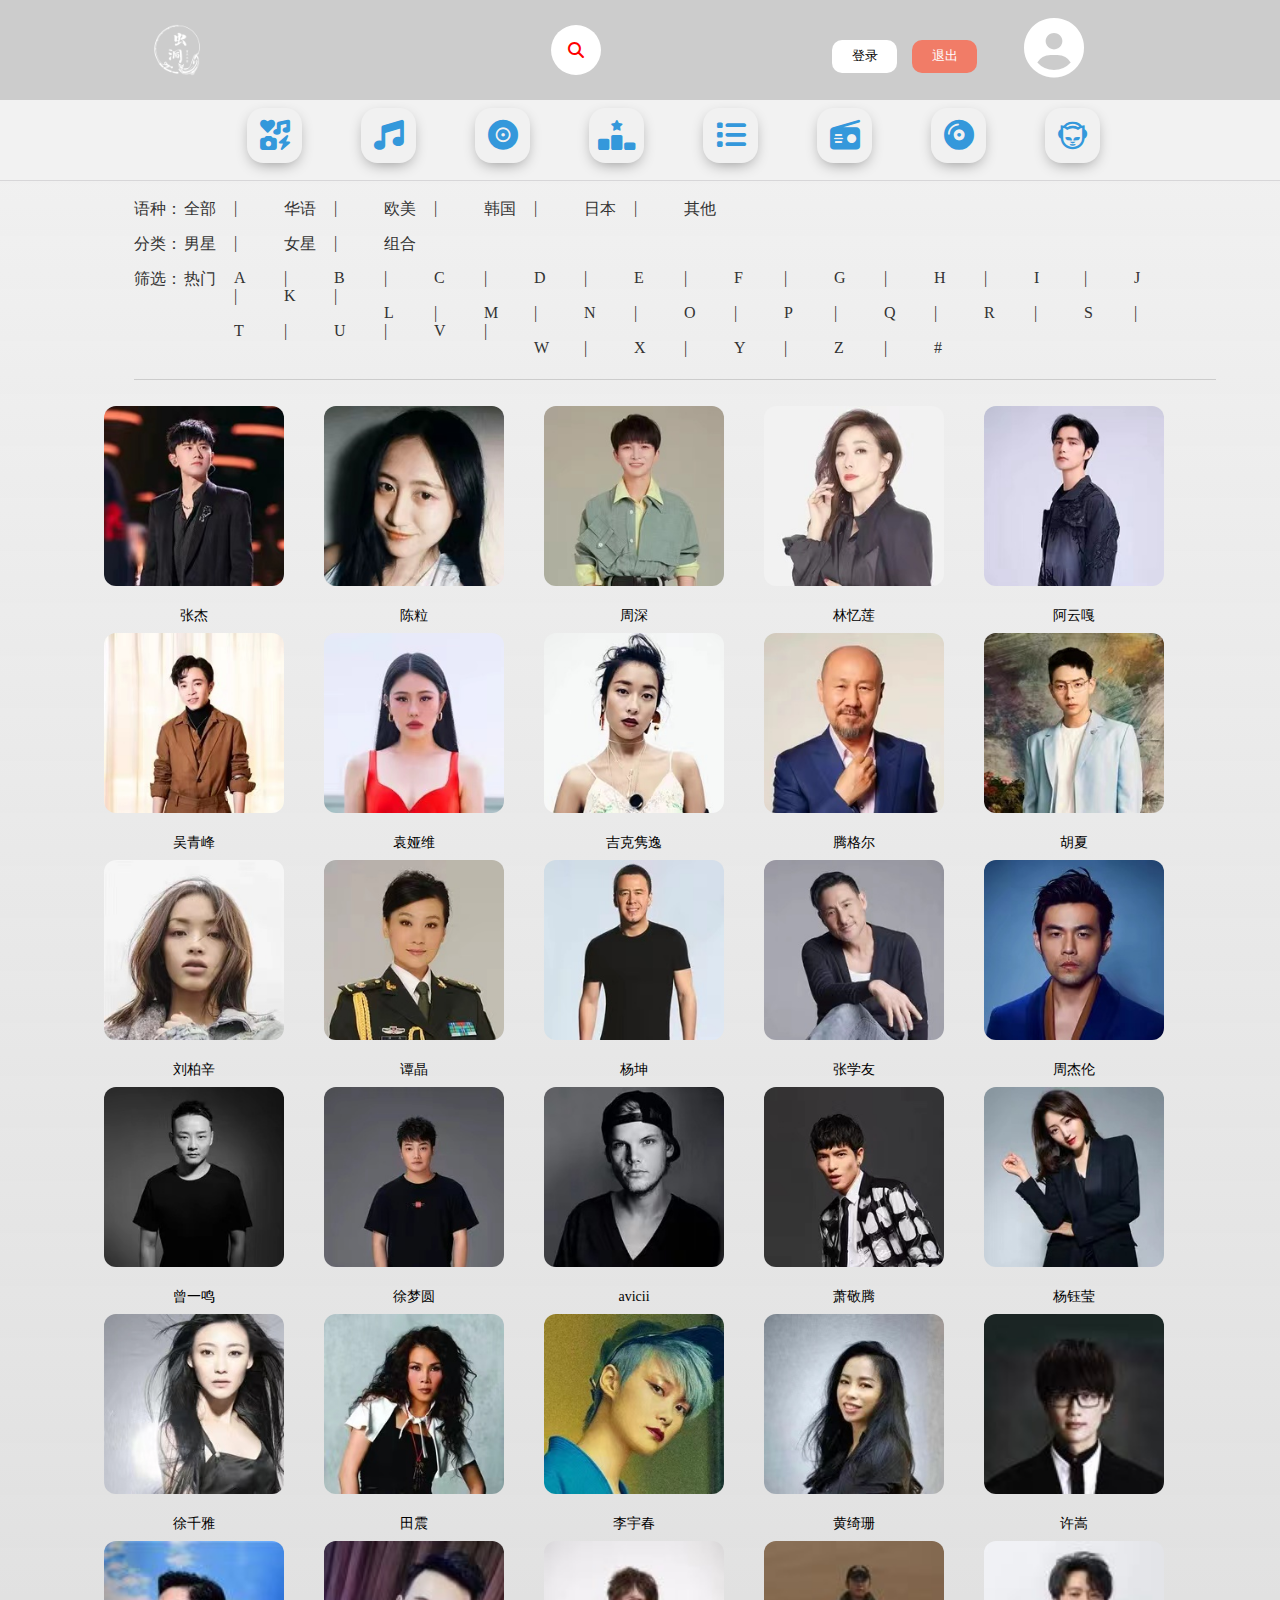
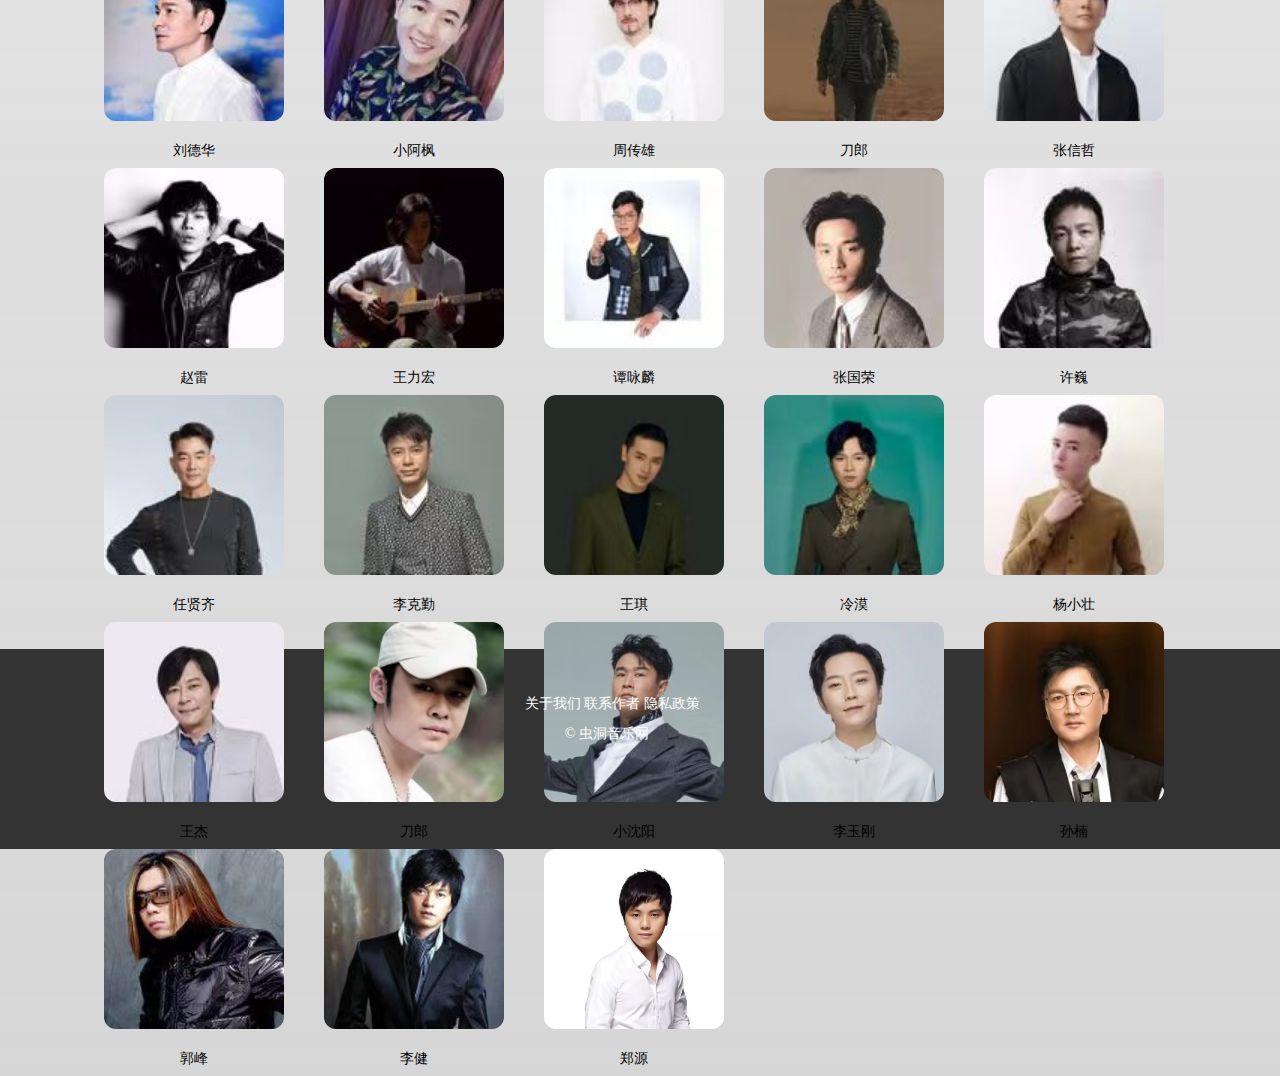
<file: singer/singer1.html>
<!DOCTYPE html>
<html>
	<head>
		<meta charset="utf-8">
		<title>歌手</title>
		<link rel="stylesheet" href="singer1.css">
		<link rel="stylesheet" href="../icon/css/all.css">
	</head>
	<body>
		<!-- 网站nav  -->
		<div id="nav">
			<div id="logo"><img src="../index/imgs/logo.png" /></div>
			<div class="search-box">
				<input class="search-txt" type="text" placeholder="Type to search" />
				<a class="search-btn" href="#">
					<i class="fa-solid fa-magnifying-glass"></i>
				</a>
			</div>
			<div id="sign">
				<div class="sign-in"><a href="../Login/login.html">登录</a></div>
				<div class="sign-out"><a href="#">退出</a></div>
			</div>
			<a class="user" href="../user/user.html"><i class="fa-solid fa-circle-user"></i></a>
		</div>
		<!-- end网站nav -->
		<!-- 网站index -->
		<div id="index">
			<div class="img">
				<a class="btn" href="../index/../index/index.html" title="首页">
					<i class="fa-solid fa-icons"></i>
				</a>
				<a class="btn" href="../singer/singer1.html" title="歌手">
					<i class="fa-solid fa-music"></i>
				</a>
				<a class="btn" href="../disc/disc1.html" title="新碟">
					<i class="fa-solid fa-record-vinyl"></i>
				</a>
				<a class="btn" href="../rank/rank1.html" title="排行榜">
					<i class="fa-solid fa-ranking-star"></i>
				</a>
				<a class="btn" href="../list/list1.html" title="歌单">
					<i class="fa-solid fa-list"></i>
				</a>
				<a class="btn" href="../radio/radio.html" title="电台">
					<i class="fa-solid fa-radio"></i>
				</a>
				<a class="btn" href="../MV/MV.html" title="MV">
					<i class="fa-solid fa-compact-disc"></i>
				</a>
				<a class="btn" href="../album/album.html" title="专辑">
					<i class="fa-brands fa-napster"></i>
				</a>
			</div>
		</div>
		<!-- 内容 -->
		<div id="all">
			<div id="headline">
				<!--网站标签 -->
				<ul>
					<li><a >语种：</a></li>
					<li><a >全部</a></li>
					<li><a>|</a></li>
					<li><a>华语</a></li>
					<li><a>|</a></li>
					<li><a >欧美</a></li>
					<li><a>|</a></li>
					<li><a >韩国</a></li>
					<li><a>|</a></li>
					<li><a >日本</a></li>
					<li><a>|</a></li>
					<li><a >其他</a></li>
				</ul>
				<ul>
					<li><a >分类：</a></li>
					<li><a >男星</a></li>
					<li><a>|</a></li>
					<li><a >女星</a></li>
					<li><a>|</a></li>
					<li><a>组合</a></li>
				</ul>
				<ul >
					<li><a >筛选：</a></li>
					<li><a>热门</a></li>
					<li><a>A</a></li>
					<li><a>|</a></li>
					<li><a >B </a></li>
					<li><a>|</a></li>
					<li><a >C</a></li>
					<li><a>|</a></li>
					<li><a >D</a></li>
					<li><a>|</a></li>
					<li><a>E</a></li>
					<li><a>|</a></li>
					<li><a>F</a></li>
					<li><a>|</a></li>
					<li><a >G</a></li>
					<li><a>|</a></li>
					<li><a >H</a></li>
					<li><a>|</a></li>
					<li><a >I</a></li>
					<li><a>|</a></li>
					<li><a>J</a></li>
					<li><a>|</a></li>
					<li><a >K</a></li>
					<li><a>|</a></li>
				</ul>
				<ul class="so">
					<li><a></a></li>
					<li><a></a></li>
					<li><a></a></li>
					<li><a></a></li>
					<li><a>L</a></li>
					<li><a>|</a></li>
					<li><a>M</a></li>
					<li><a>|</a></li>
					<li><a >N</a></li>
					<li><a>|</a></li>
					<li><a>O</a></li>
					<li><a>|</a></li>
					<li><a >P</a></li>
					<li><a>|</a></li>
					<li><a>Q</a></li>
					<li><a>|</a></li>
					<li><a>R</a></li>
					<li><a>|</a></li>
					<li><a>S</a></li>
					<li><a>|</a></li>
					<li><a >T</a></li>
					<li><a>|</a></li>
					<li><a>U</a></li>
					<li><a>|</a></li>
					<li><a>V</a></li>
					<li><a>|</a></li>
				</ul>
				<ul class="so">
					<li><a>W</a></li>
					<li><a>|</a></li>
					<li><a>X</a></li>
					<li><a>|</a></li>
					<li><a>Y</a></li>
					<li><a>|</a></li>
					<li><a>Z</a></li>
					<li><a>|</a></li>
					<li><a >#</a></li>
				</ul>
			</div>
			<div id="picture">
				<div>
					<a href=" singer2.html">
					<img src="img/1.jpg"/>
				</a>
				<p>张杰</p>
				</div>
				<div>
					<a href=" singer2.html">
				<img src="img/2.jpg"/>
				</a>
				<p>陈粒</p>
				</div>
				<div>
				<img src="img/3.jpg"/>
				<p>周深</p>
				</div>
				<div>
				<img src="img/4.jpg"/>
				<p>林忆莲</p>
				</div>
				<div>
				<img src="img/5.jpg"/>
				<p>阿云嘎</p>
				</div>
				<div>
				<img src="img/6.jpg"/>
				<p>吴青峰</p>
				</div>
				<div>
				<img src="img/7.jpg"/>
				<p>袁娅维</p>
				</div>
				<div>
				<img src="img/8.jpg"/>
				<p>吉克隽逸</p>
				</div>
				<div>
				<img src="img/9.jpg"/>
				<p>腾格尔</p>
				</div>
				<div>
				<img src="img/10.jpg"/>
				<p>胡夏</p>
				</div>
				<div>
				<img src="img/11.jpg"/>
				<p>刘柏辛</p>
				</div>
				<div>
				<img src="img/12.jpg"/>
				<p>谭晶</p>
				</div>
				<div>
				<img src="img/13.jpg"/>
				<p>杨坤</p>
				</div>
				<div>
				<img src="img/14.jpg"/>
				<p>张学友</p>
				</div>
				<div>
				<img src="img/15.jpg"/>
				<p>周杰伦</p>
				</div>
				<div>
				<img src="img/16.jpg"/>
				<p>曾一鸣</p>
				</div>
				<div>
				<img src="img/17.jpg"/>
				<p>徐梦圆</p>
				</div>
				<div>
				<img src="img/18.jpg"/>
				<p>avicii</p>
				</div>
				<div>
				<img src="img/19.jpg"/>
				<p>萧敬腾</p>
				</div>
				<div>
				<img src="img/20.jpg"/>
				<p>杨钰莹</p>
				</div>
				<div>
				<img src="img/21.jpg"/>
				<p>徐千雅</p>
				</div>
				<div>
				<img src="img/22.jpg"/>
				<p>田震</p>
				</div>
				<div>
				<img src="img/23.jpg"/>
				<p>李宇春</p>
				</div>
				<div>
				<img src="img/24.jpg"/>
				<p>黄绮珊</p>
				</div>
				<div>
					<img src="img/25.jpg" />
					<p>许嵩</p>
				</div>
				<div>
					<img src="img/26.jpg" />
					<p>刘德华</p>
				</div>
				<div>
					<img src="img/27.jpg" />
					<p>小阿枫</p>
				</div>
				<div>
					<img src="img/28.jpg" />
					<p>周传雄</p>
				</div>
				<div>
					<img src="img/29.jpg" />
					<p>刀郎</p>
				</div>
				<div>
					<img src="img/30.jpg" />
					<p>张信哲</p>
				</div>
				<div>
					<img src="img/31.jpg" />
					<p>赵雷</p>
				</div>
				<div>
					<img src="img/32.jpg" />
					<p>王力宏</p>
				</div>
				<div>
					<img src="img/33.jpg" />
					<p>谭咏麟</p>
				</div>
				<div>
					<img src="img/34.jpg" />
					<p>张国荣</p>
				</div>
				<div>
					<img src="img/35.jpg" />
					<p>许巍</p>
				</div>
				<div>
					<img src="img/36.jpg" />
					<p>任贤齐</p>
				</div>
				<div>
					<img src="img/37.jpg" />
					<p>李克勤</p>
				</div>
				<div>
					<img src="img/38.jpg" />
					<p>王琪</p>
				</div>
				<div>
					<img src="img/39.jpg" />
					<p>冷漠</p>
				</div>
				<div>
					<img src="img/40.jpg" />
					<p>杨小壮</p>
				</div>
				<div>
					<img src="img/41.jpg" />
					<p>王杰</p>
				</div>
				<div>
					<img src="img/42.jpg" />
					<p>刀郎</p>
				</div>
				<div>
					<img src="img/43.jpg" />
					<p>小沈阳</p>
				</div>
				<div>
					<img src="img/44.jpg" />
					<p>李玉刚</p>
				</div>
				<div>
					<img src="img/45.jpg" />
					<p>孙楠</p>
				</div>
				<div>
					<img src="img/46.jpg" />
					<p>郭峰</p>
				</div>
				<div>
					<img src="img/47.jpg" />
					<p>李健</p>
				</div>
				<div>
					<img src="img/48.jpg" />
					<p>郑源</p>
				</div>
			</div>
		</div>
		<!-- 版权 -->
		<footer>
		    <div class="footer-content">
		        <div class="footer-info">		            
		            <nav>
		                <a href="#">关于我们</a>
		                <a href="#">联系作者</a>
		                <a href="#">隐私政策</a>
		            </nav>
					<p>&copy; 虫洞音乐网</p>
		        </div>
		        <div class="social-links">
		            <a href="#"><i class="fab fa-facebook-f"></i></a>
		            <a href="#"><i class="fab fa-twitter"></i></a>
		            <a href="#"><i class="fab fa-instagram"></i></a>
		        </div>
		    </div>
		</footer>
	</body>
</html>
</file>
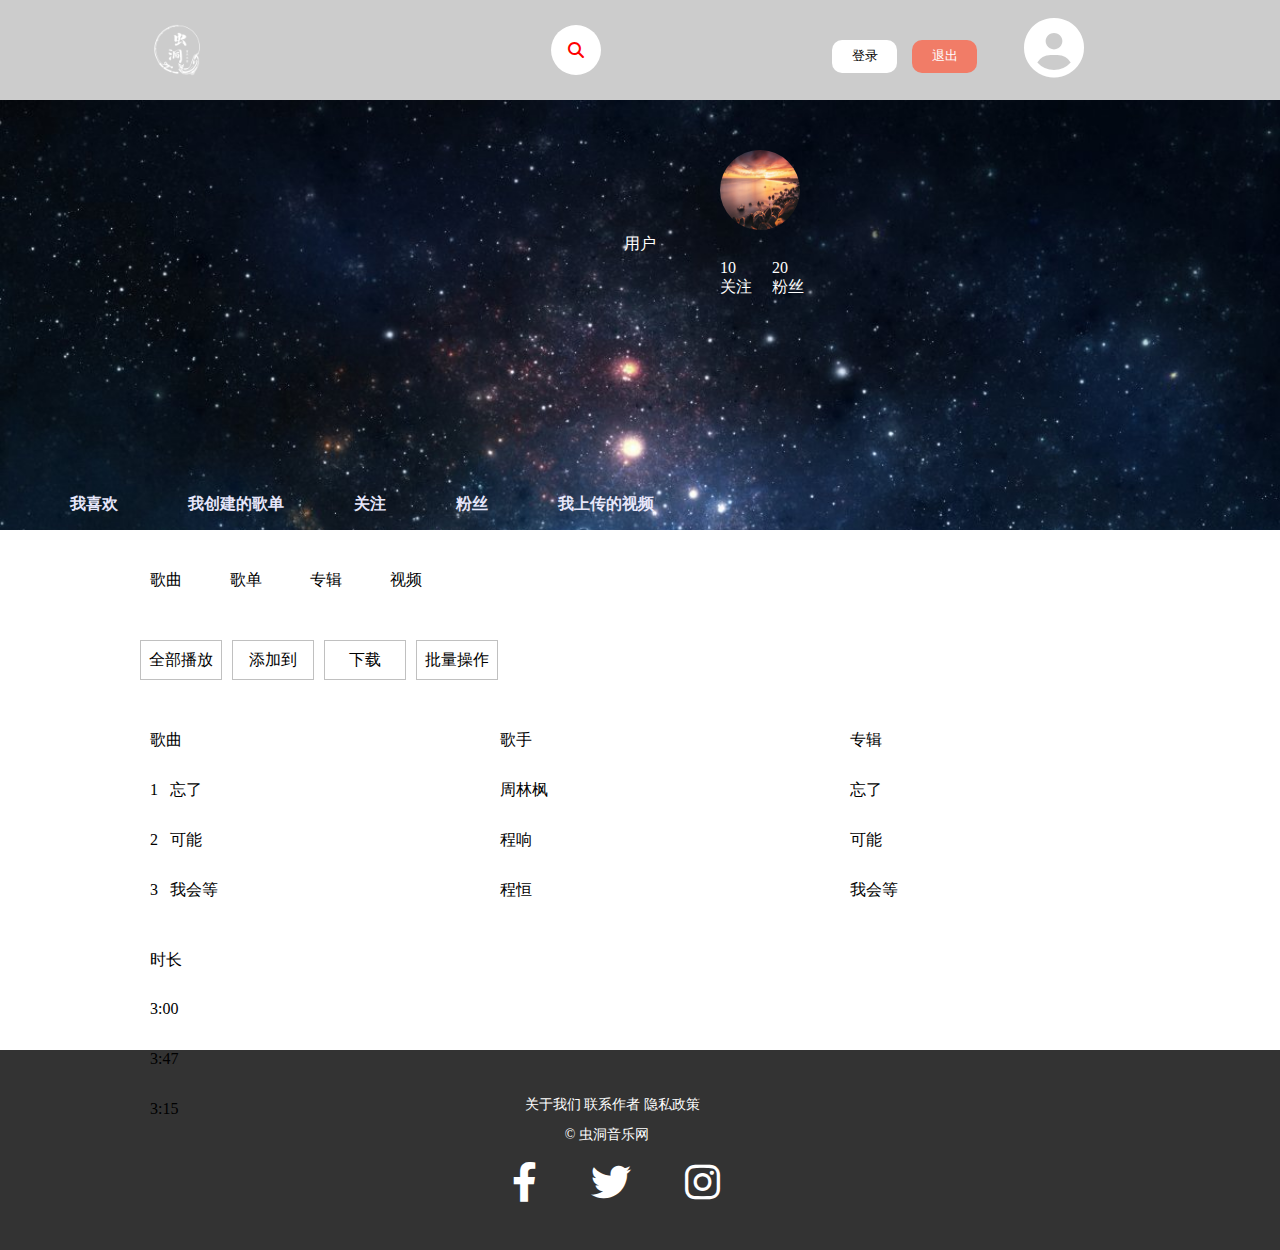
<file: user/user.html>
<!DOCTYPE html>
<html>
<head>
    <meta charset="UTF-8">
    <title>用户</title>
    <link rel="stylesheet" href="user.css" />
    <!-- 引入icon图标库 -->
    <link rel="stylesheet" href="../icon/css/all.css">
</head>

<body>
    <!-- 网站nav  -->
    <div id="nav">
        <div id="logo"><img src="imgs/logo.png" /></div>
        <div class="search-box">
            <input class="search-txt" type="text" placeholder="Type to search" />
            <a class="search-btn" href="#">
                <i class="fa-solid fa-magnifying-glass"></i>
            </a>
        </div>
        <div id="sign">
            <div class="sign-in"><a href="../Login/login.html">登录</a></div>
            <div class="sign-out"><a href="../index/index.html">退出</a></div>
        </div>
            <a class="user" href="../user/user.html"><i class="fa-solid fa-circle-user"></i></a>
    </div>
    <!-- end网站nav -->
    <!-- 内容 -->
    <div id="dingbu">
		<div id="biejing">
			<div id="tou">
				<img src="imgs/53.jpg"/>
			</div>
			<div id="ming"><p>用户</p></div>
			<div id="shu">
				<ul id="shu2">
				<li><a>10</a></li>
				<li><a>关注</a></li>
				</ul>
				<ul id="shu3">
				<li><a>20</a></li>
				<li><a>粉丝</a></li>
				</ul>
				</div>
			<div id="lie">
				<div>
					<ul>
						<li><a href="#"><b>我喜欢</b></li>
						<li><a href="#"><b>我创建的歌单</b></li>
						<li><a href="#"><b>关注</b></li>
						<li><a href="#"><b>粉丝</b></li>
						<li><a href="#"><b>我上传的视频</b></li>
					</ul></div>
			</div>
		</div>
    </div>
    <div id="mod2">
        <div id="mod2_1">
            <ul>
                <li><a href="#">歌曲</a></li>
                <li><a href="#">歌单</a></li>
                <li><a href="#">专辑</a></li>
                <li><a href="#">视频</a></li>
            </ul>
        </div>
        <div id="mod2_2">
            <ul>
                <li><a href="#">全部播放</a></li>
                <li><a href="#">添加到</a></li>
                <li><a href="#">下载</a></li>
                <li><a href="#">批量操作</a></li>
            </ul>
        </div>
        <div id="mod2_3">
            <ul>
                <li>歌曲</li>
                <li><a href="#">1 &nbsp 忘了</a></li>
                <li><a href="#">2 &nbsp 可能</a></li>
                <li><a href="#">3 &nbsp 我会等</a></li>
            </ul>
            <ul>
                <li>歌手</li>
                <li><a href="#">周林枫</a></li>
                <li><a href="#">程响</a></li>
                <li><a href="#">程恒</a></li>
            </ul>
            <ul>
                <li>专辑</li>
                <li><a href="#">忘了</a></li>
                <li><a href="#">可能</a></li>
                <li><a href="#">我会等</a></li>
            </ul>
            <ul>
                <li>时长</li>
                <li><a href="#">3:00</a></li>
                <li><a href="#">3:47</a></li>
                <li><a href="#">3:15</a></li>
            </ul>
        </div>
    </div>
    <!-- 版权 -->
    <footer>
        <div class="footer-content">
            <div class="footer-info">                
                <nav>
                    <a href="#">关于我们</a>
                    <a href="#">联系作者</a>
                    <a href="#">隐私政策</a>
                </nav>
                <p>&copy; 虫洞音乐网</p>
            </div>
            <div class="social-links">
                <a href="#"><i class="fab fa-facebook-f"></i></a>
                <a href="#"><i class="fab fa-twitter"></i></a>
                <a href="#"><i class="fab fa-instagram"></i></a>
            </div>
        </div>
    </footer>
</body>
</html>
</file>
<file: index/index.css>
* {
    margin: 0;
    padding: 0;
    list-style: none;
}

body {
    background: linear-gradient(#f2f2f2, #cccc);
}

/* 第一行整体 */
#nav {
    width: 100%;
    height: 100px;
    background-color: #CCCCCC;
}

#nav img {
    height: 100px;
}

#logo {
    position: absolute;
    left: 10%;
}

/* 搜索框 */
.search-box {
    position: absolute;
    top: 50px;
    left: 45%;
    transform: translate(-50%, -50%);
    background: #fff;
    height: 40px;
    border-radius: 40px;
    padding: 5px;
}

.search-btn {
    color: red;
    float: right;
    width: 40px;
    height: 40px;
    border-radius: 50%;
    background: #fff;
    display: flex;
    justify-content: center;
    align-items: center;
    transition: 0.4s;
    text-decoration: none;
}

.search-txt {
    border: none;
    background: none;
    outline: none;
    float: left;
    padding: 0;
    color: #e84118;
    font-size: 20px;
    transition: 0.4s;
    line-height: 40px;
    width: 0;
}

.search-box:hover>.search-txt {
    width: 240px;
    padding: 0 6px;
}

.search-box:hover>.search-btn {
    background: #fff;
}

/* 登录 */
#sign {
    display: flex;
    position: absolute;
    left: 65%;
}

.sign-in a {
    text-decoration: none;
    line-height: 32px;
    color: black;
    font-size: small;
}

.sign-out a {
    text-decoration: none;
    line-height: 32px;
    color: white;
    font-size: small;
}

.sign-in {
    height: 33px;
    width: 65px;
    margin-top: 40px;
    margin-right: 15px;
    background: #fff;
    border-radius: 10px;
    text-align: center;
}

.sign-out {
    height: 33px;
    width: 65px;
    margin-top: 40px;
    margin-right: 15px;
    background: #F17C67;
    border-radius: 10px;
    text-align: center;
}

.sign-in:hover {
    box-shadow: 5px 4px 8px 0px rgba(0, 0, 0, 0.1);
    content: "";
    transition: box-shadow 0.4s ease-in-out;
}

.sign-out:hover {
    box-shadow: 5px 4px 8px 0px rgba(0, 0, 0, 0.1);
    content: "";
    transition: box-shadow 0.4s ease-in-out;
}

/* 用户 */
.user {
    position: relative;
    color: white;
    font-size: 60px;
    left: 80%;
    line-height: 100px;
}

/* index */
#index {
    background-color: #f2f2f2;
    width: 100%;
    height: 80px;
    position: relative;
    border-bottom: 1px solid #D7D6D8;
    margin-bottom: 30px;
}

.img {
    position: absolute;
    left: 15%;
}

.btn {
    display: inline-block;
    width: 55px;
    height: 55px;
    background: #f1f1f1;
    margin-top: 8px;
    margin-left: 55px;
    border-radius: 30%;
    box-shadow: 0 5px 15px -5px #00000070;
    color: #3498db;
    overflow: hidden;
    position: relative;
    text-align: center;
}

.btn i {
    line-height: 55px;
    font-size: 30px;
    transition: 0.2s linear;
}

.btn:hover i {
    transform: scale(1.3);
    color: #f1f1f1;
}

.btn::before {
    content: '';
    position: absolute;
    width: 120%;
    height: 120%;
    background: #3498db;
    transform: rotate(45deg);
    left: -110%;
    top: 90%;
}

.btn:hover::before {
    animation: flash 0.7s 1;
    top: -10%;
    left: -10%;
}

@keyframes flash {
    0% {
        left: -100%;
        top: 90%;
    }

    50% {
        left: 10%;
        top: -30%;
    }

    100% {
        left: -10%;
        top: -10%;
    }
}

/* 内容 */
h1 {
    text-align: center;
    letter-spacing: 10px;
    font-weight: 400;
}

li {
    float: left;
}

h4 a,
h4 {
    width: 260px;
    height: 30px;
    line-height: 30px;
    text-decoration: none;
    color: black;
    white-space: nowrap;
    text-overflow: ellipsis;
    overflow: hidden;
}

h4 a:hover {
    color: green;
}

#master {
    width: 85%;
    margin: 10px auto;
    height: 3000px;
}


.mod1 {
    width: 100%;
    height: 450px;
}

/* 模块1的导航 */
.subnav1 {
    height: 50px;
    margin-top: 20px;
    margin-left: 10px;
    margin-bottom: 10px;
}

.subnav1 ul li {
    position: relative;
    width: 100px;
    float: left;
    left: 18%;
    margin-left: 20px;
}

.subnav1 ul li a {
    font-size: 16px;
    display: block;
    text-align: center;
    line-height: 50px;
    text-decoration: none;
    color: black;
}

.subnav1 ul li a:hover {
    color: green;
    font-size: 18px;
}

.subnav1 ul li :not(.nohover):focus {
    background-color: green;
    font-size: 16px;
    color: white;
}

.mod1_3 {
    width: 100%;
    height: 300px;
}

.mod1_3_box {
    width: 240px;
    height: 300px;
    margin-right: 18px;
}
.mod1_3_box h4 {
    position: relative;
    top: 240px;
    font-size: 16px;
}

span {
    position: relative;
    top: 240px;
    font-size: 14px;
}

.image {
    position: absolute;
    width: 240px;
    height: 240px;
    overflow: hidden;
}

.image .play i {
    line-height: 45px;
    color: rgb(155, 153, 148);
    display: flex;
    justify-content: center;
    align-items: center;
    text-decoration: none;
}

.image .play {
    width: 45px;
    height: 45px;
    background-color: white;
    position: absolute;
    top: 40%;
    left: 40%;
    border-radius: 50%;
    text-decoration: none;
    transition: all 0.4s;
    z-index: 1;
    font-size: 26px;
    display: none;
}

.mod1_3 img {
    width: 240px;
    transition: 0.4s;
}

.image:hover .play {
    display: block;
    transform: scale(1.4);
}

.mod1_3_box .image :hover img {
    transform: scale(1.4);
}

.mod1_3_other {
    height: 20px;
    line-height: 20px;
    width: 260px;
    color: grey;
}

.mod2 {
    width: 100%;
    height: 500px;
}

/* 模块2的导航 */
.subnav2 {
    height: 50px;
    position: flex;
    left: 33%;
    top: 13px;
    margin-bottom: 30px;
    margin-top: 20px;
}

.subnav2 ul {
    padding-left: 350px;
}

.subnav2 ul li {
    width: 60px;
    float: left;
    margin-left: 40px;
}

.subnav2 ul li a {
    display: block;
    text-align: center;
    line-height: 50px;
    text-decoration: none;
    color: black;
    font-size: 16px;
}

.subnav2 ul li a:hover {
    color: green;
}

.mod2_3 {
    height: 370px;
}

.mod2_3 ul li {
    float: left;
}

.mod2_3 ul li div {
    float: left;
}

.mod2_3_txt_overflow {
    width: 180px;
    white-space: nowrap;
    text-overflow: ellipsis;
    overflow: hidden;
}

.mod2_3_txt {
    width: 265px;
    height: 60px;
    margin-left: 10px;
    margin-top: 10px;
    padding-top: 20px;
}

.mod2_3_txt a {
    text-decoration: none;
    color: black;
}

.mod2_3_txt h3 {
    font-weight: 700;
    font-size: 16px;
}

.mod2_3_txt p {
    font-size: 14px;
}

.mod2_3_txt a:hover {
    color: green;
}
.imgtwo {
    width: 100px;
    height: 100px;
}

.imgtwo img {
    width: 100px;
    height: 100px;
}

.mod2_3_time {
    width: 15px;
    height: 40px;
    margin-top: 30px;
    line-height: 40px;
}

.mod2_3_box {
    margin-right: 40px;
    margin-bottom: 30px;
}

.mod3 {
    height: 300px;
    margin-top: 60px;
    margin-bottom: 100px;
}

.mod3 div {
    display: inline;
    margin-right: 8.5px;
}

.mod3 img {
    width: 630px;
    margin-top: 40px;
}

.mod4 {
    width: 100%;
    height: 780px;
}

.mod4_3 ul li {
    float: left;
    margin-bottom: 25px;
}

.mod4_3_box {
    width: 240px;
    height: 320px;
    margin-right: 16px;
}

.mod4_3 img {
    width: 240px;
    height: 240px;
    transition: 0.4s;
}

.image:hover .play {
    display: block;
    transform: scale(1.4);
}

.mod4_3_box .image :hover img {
    transform: scale(1.4);
}

.mod4_3 h4 {
    width: 240px;
    position: relative;
    top: 240px;
}

.mod4_3_box h4,
span {
    position: relative;
    top: 240px;
    font-weight: 700;
}

.mod4_3_other {
    width: 100px;
    height: 30px;
    line-height: 30px;
}

.mod4_3_other a {
    text-decoration: none;
    color: grey;
    font-size: 14px;
    font-weight: 400;
}

.mod4_3_other a:hover {
    color: green;
}

.mod5 {
    width: 100%;
    height: 800px;
}

.mod5 li {
    clear: both;
}

.mod5 ul {
    padding-left: 30px;
    padding-top: 40px;
    padding-bottom: 35px;
}

.d5_2 h3 {
    padding-top: 60px;
    font-weight: 400;
    margin-bottom: 5px;
}

.d5_2 h2 {
    font-weight: 400;
}
.d5_2 {
    background: linear-gradient(#f2f2f2, #cccc);
    height: 500px;
    width: 230px;
    text-align: center;
    line-height: 28px;
    margin-top: 50px;
    float: left;
    margin-right: 13px;
    margin-left: 13px;
}

.d5_2 a {
    text-decoration: none;
    color: black;
    font-size: 14px;
}

.d5_2 li :hover {
    color: green;
}

/* 版权 */
.over {
    background: #333;
    color: #fff;
    height: 200px;
    width: 100%;
}

.footer-content {
    background: #333;
    color: #fff;
}

.footer-info {
    font-size: 14px;
    line-height: 30px;
    position: absolute;
    left: 41%;
    padding-top: 40px;
}

.footer-info p {
    margin-left: 40px;
}

.footer-info nav a {
    color: #fff;
    text-decoration: none;
}

.footer-info nav a:hover {
    text-decoration: underline;
}

.social-links a {
    color: #fff;
    font-size: 40px;
    position: relative;
    left: 40%;
    letter-spacing: 50px;
    top: 110px;
}
</file>
<file: album/album.css>
* {
	margin: 0;
	padding: 0;
	list-style: none;
}

body {
	background: linear-gradient(#f2f2f2, #cccc);
}

/* 第一行整体 */
#nav {
	width: 100%;
	height: 100px;
	background-color: #CCCCCC;
}

#nav img {
	height: 100px;
}

#logo {
	position: absolute;
	left: 10%;
}

/* 搜索框 */
.search-box {
	position: absolute;
	top: 50px;
	left: 45%;
	transform: translate(-50%, -50%);
	background: #fff;
	height: 40px;
	border-radius: 40px;
	padding: 5px;
}

.search-btn {
	color: red;
	float: right;
	width: 40px;
	height: 40px;
	border-radius: 50%;
	background: #fff;
	display: flex;
	justify-content: center;
	align-items: center;
	transition: 0.4s;
	text-decoration: none;
}

.search-txt {
	border: none;
	background: none;
	outline: none;
	float: left;
	padding: 0;
	color: #e84118;
	font-size: 20px;
	transition: 0.4s;
	line-height: 40px;
	width: 0;
}

.search-box:hover>.search-txt {
	width: 240px;
	padding: 0 6px;
}

.search-box:hover>.search-btn {
	background: #fff;
}

/* 登录 */
#sign {
	display: flex;
	position: absolute;
	left: 65%;
}

.sign-in a {
	text-decoration: none;
	line-height: 32px;
	color: black;
	font-size: small;
}

.sign-out a {
	text-decoration: none;
	line-height: 32px;
	color: white;
	font-size: small;
}

.sign-in {
	height: 33px;
	width: 65px;
	margin-top: 40px;
	margin-right: 15px;
	background: #fff;
	border-radius: 10px;
	text-align: center;
}

.sign-out {
	height: 33px;
	width: 65px;
	margin-top: 40px;
	margin-right: 15px;
	background: #F17C67;
	border-radius: 10px;
	text-align: center;
}

.sign-in:hover {
	box-shadow: 5px 4px 8px 0px rgba(0, 0, 0, 0.1);
	content: "";
	transition: box-shadow 0.4s ease-in-out;
}

.sign-out:hover {
	box-shadow: 5px 4px 8px 0px rgba(0, 0, 0, 0.1);
	content: "";
	transition: box-shadow 0.4s ease-in-out;
}

/* 用户 */
.user {
	position: absolute;
	color: white;
	font-size: 60px;
	left: 80%;
	line-height: 100px;
}

/* index */
#index {
	background-color: #f2f2f2;
	width: 100%;
	height: 80px;
	position: relative;
	border-bottom: 1px solid #D7D6D8;
}

.img {
	position: absolute;
	left: 15%;
}

.btn {
	display: inline-block;
	width: 55px;
	height: 55px;
	background: #f1f1f1;
	margin-top: 8px;
	margin-left: 55px;
	border-radius: 30%;
	box-shadow: 0 5px 15px -5px #00000070;
	color: #3498db;
	overflow: hidden;
	position: relative;
	text-align: center;
}

.btn i {
	line-height: 55px;
	font-size: 30px;
	transition: 0.2s linear;
}

.btn:hover i {
	transform: scale(1.3);
	color: #f1f1f1;
}

.btn::before {
	content: '';
	position: absolute;
	width: 120%;
	height: 120%;
	background: #3498db;
	transform: rotate(45deg);
	left: -110%;
	top: 90%;
}

.btn:hover::before {
	animation: flash 0.7s 1;
	top: -10%;
	left: -10%;
}

@keyframes flash {
	0% {
		left: -100%;
		top: 90%;
	}

	50% {
		left: 10%;
		top: -30%;
	}

	100% {
		left: -10%;
		top: -10%;
	}
}

/* 内容 */

li {
	float: left;
	list-style: none;
}

a {
	text-decoration: none;
}

.main {
	width: 100%;
	height: 3150px;
}

#mod1_1 {
	width: 999999px;
	height: 99999px;
	animation: switch 10s infinite;
}

#mod1_1 img {
	width: 1217px;
}

#mod1_1>img {
	float: left;
}

#mod1 {
	width: 1216px;
	height: 400px;
	overflow: hidden;
	position: relative;
	top: 30px;
	left: 10%;
}

@keyframes switch {
	0% {
		-0px;
	}

	50% {
		transform: translateX(-1216px);
	}

	100% {
		transform: translateX(-2445px);
	}
}

.mod2 {
	width: 90%;
	height: 400px;
	margin: 60px auto;
}

.mod2 h2 {
	margin-left: 20px;
	font-weight: 400;
}

.mod2 h4{
	font-weight: 700;
}

.mod2 li {
	width: 230px;
	height: 320px;
	margin-top: 15px;
	margin-right: 20px;
	margin-left: 20px;
}

.mod2_img {
	width: 230px;
	height: 240px;
}

.mod2 img {
	width: 230px;
}

.mod2_txt_overflow {
	width: 230px;
	height: 30px;
	white-space: nowrap;
	text-overflow: ellipsis;
	overflow: hidden;
	line-height: 30px;
}

.mod2_txt_overflow a {
	color: black;
	font-size: 16px;
}

.mod2_txt_overflow a:hover {
	color: green;
}

.mod2_txt_overflow2 {
	width: 230px;
	height: 30px;
	white-space: nowrap;
	text-overflow: ellipsis;
	overflow: hidden;
	line-height: 30px;
}

.mod2_txt_overflow2 a{
	color: black;
	font-size: 14px;
}

.mod2_txt_overflow2 a:hover {
	color: green;
}

.mod2_price {
	width: 50px;
	height: 30px;
	line-height: 30px;
	float: left;
}

.mod2_button {
	border: 1px solid;
	width: 85px;
	height: 30px;
	line-height: 30px;
	margin-left: 140px;
	text-align: center;
}

.mod2_button a {
	color: black;
	font-size: 14px;
}

.mod2_button:hover {
	background-color: rgb(199, 197, 197);
}

/* 版权 */
.over {
	background: #333;
	color: #fff;
	height: 200px;
	width: 100%;
}

.footer-content {
	background: #333;
	color: #fff;
}

.footer-info {
	font-size: 14px;
	line-height: 30px;
	position: absolute;
	left: 41%;
	padding-top: 40px;
}

.footer-info p {
	margin-left: 40px;
}

.footer-info nav a {
	color: #fff;
	text-decoration: none;
}

.footer-info nav a:hover {
	text-decoration: underline;
}

.social-links a {
	color: #fff;
	font-size: 40px;
	position: relative;
	left: 40%;
	letter-spacing: 50px;
	top: 110px;
}
</file>
<file: disc/disc1.css>
* {
	margin: 0px;
	padding: 0px;
	list-style: none;
}

body {
	background: linear-gradient(#ffffff);
}

/* 第一行整体 */
#nav {
	width: 100%;
	height: 100px;
	background-color: #CCCCCC;
}

#nav img {
	height: 100px;
}

#logo {
	position: absolute;
	left: 10%;
}

/* 搜索框 */
.search-box {
	position: absolute;
	top: 50px;
	left: 45%;
	transform: translate(-50%, -50%);
	background: #fff;
	height: 40px;
	border-radius: 40px;
	padding: 5px;
}

.search-btn {
	color: red;
	float: right;
	width: 40px;
	height: 40px;
	border-radius: 50%;
	background: #fff;
	display: flex;
	justify-content: center;
	align-items: center;
	transition: 0.4s;
	text-decoration: none;
}

.search-txt {
	border: none;
	background: none;
	outline: none;
	float: left;
	padding: 0;
	color: #e84118;
	font-size: 20px;
	transition: 0.4s;
	line-height: 40px;
	width: 0;
}

.search-box:hover>.search-txt {
	width: 240px;
	padding: 0 6px;
}

.search-box:hover>.search-btn {
	background: #fff;
}

/* 登录 */
#sign {
	display: flex;
	position: absolute;
	left: 65%;
}

.sign-in a {
	text-decoration: none;
	line-height: 32px;
	color: black;
	font-size: small;
}

.sign-out a {
	text-decoration: none;
	line-height: 32px;
	color: white;
	font-size: small;
}

.sign-in {
	height: 33px;
	width: 65px;
	margin-top: 40px;
	margin-right: 15px;
	background: #fff;
	border-radius: 10px;
	text-align: center;
}

.sign-out {
	height: 33px;
	width: 65px;
	margin-top: 40px;
	margin-right: 15px;
	background: #F17C67;
	border-radius: 10px;
	text-align: center;
}

.sign-in:hover {
	box-shadow: 5px 4px 8px 0px rgba(0, 0, 0, 0.1);
	content: "";
	transition: box-shadow 0.4s ease-in-out;
}

.sign-out:hover {
	box-shadow: 5px 4px 8px 0px rgba(0, 0, 0, 0.1);
	content: "";
	transition: box-shadow 0.4s ease-in-out;
}

/* 用户 */
.user {
	position: absolute;
	color: white;
	font-size: 60px;
	left: 80%;
	line-height: 100px;
}

/* index */
#index {
	background-color: #f2f2f2;
	width: 100%;
	height: 80px;
	position: relative;
	border-bottom: 1px solid #D7D6D8;
}

.img {
	position: absolute;
	left: 15%;
}

.btn {
	display: inline-block;
	width: 55px;
	height: 55px;
	background: #f1f1f1;
	margin-top: 8px;
	margin-left: 55px;
	border-radius: 30%;
	box-shadow: 0 5px 15px -5px #00000070;
	color: #3498db;
	overflow: hidden;
	position: relative;
	text-align: center;
}

.btn i {
	line-height: 55px;
	font-size: 30px;
	transition: 0.2s linear;
}

.btn:hover i {
	transform: scale(1.3);
	color: #f1f1f1;
}

.btn::before {
	content: '';
	position: absolute;
	width: 120%;
	height: 120%;
	background: #3498db;
	transform: rotate(45deg);
	left: -110%;
	top: 90%;
}

.btn:hover::before {
	animation: flash 0.7s 1;
	top: -10%;
	left: -10%;
}

@keyframes flash {
	0% {
		left: -100%;
		top: 90%;
	}

	50% {
		left: 10%;
		top: -30%;
	}

	100% {
		left: -10%;
		top: -10%;
	}
}

/* 内容 */
h3{
	font-size: 16px;
	font-weight:700;
}
h4{
	font-size: 14px;
	font-weight: 400;
}

#xindie a {
	text-decoration: none;
	color: black;
	font-size: 16px;
}

#song a {
	text-decoration: none;
	color: black;
	font-size: 17px;
}

.play :hover {
	color: #00aa00;
}

#content {
	width: 90%;
	margin: auto;
	height: 1100px;
}

#xindie {
	height: 50px;
	margin-bottom: 20px;
}

#xindie li {
	float: left;
	margin-right: 40px;
	line-height: 40px;
	position: relative;
	left: 10%;
}

#xindie li :hover {
	color: #00aa00;
}

#song {
	height: 700px;
	background-color: white;
	text-align: center;
}

#song img {
	width: 250px;
}

#song li {
	float: left;
	width: 250px;
	margin-left: 20px;
	margin-bottom: 30px;
}

#song p {
	font-size: 20px;
	color: #000000;
}
/* 版权 */
.over {
	background: #333;
	color: #fff;
	height: 200px;
	width: 100%;
}

.footer-content {
	background: #333;
	color: #fff;
}

.footer-info {
	font-size: 14px;
	line-height: 30px;
	position: absolute;
	left: 41%;
	padding-top: 40px;
}

.footer-info p {
	margin-left: 40px;
}

.footer-info nav a {
	color: #fff;
	text-decoration: none;
}

.footer-info nav a:hover {
	text-decoration: underline;
}

.social-links a {
	color: #fff;
	font-size: 40px;
	position: relative;
	left: 40%;
	letter-spacing: 50px;
	top: 110px;
}
</file>
<file: list/list1.css>
* {
    margin: 0;
    padding: 0;
    list-style: none;
}

body {
    background: linear-gradient(#f2f2f2, #cccc);
}

/* 第一行整体 */
#nav {
    width: 100%;
    height: 100px;
    background-color: #CCCCCC;
}

#nav img {
    height: 100px;
}

#logo {
    position: absolute;
    left: 10%;
}

/* 搜索框 */
.search-box {
    position: absolute;
    top: 50px;
    left: 45%;
    transform: translate(-50%, -50%);
    background: #fff;
    height: 40px;
    border-radius: 40px;
    padding: 5px;
}

.search-btn {
    color: red;
    float: right;
    width: 40px;
    height: 40px;
    border-radius: 50%;
    background: #fff;
    display: flex;
    justify-content: center;
    align-items: center;
    transition: 0.4s;
    text-decoration: none;
}

.search-txt {
    border: none;
    background: none;
    outline: none;
    float: left;
    padding: 0;
    color: #e84118;
    font-size: 20px;
    transition: 0.4s;
    line-height: 40px;
    width: 0;
}

.search-box:hover>.search-txt {
    width: 240px;
    padding: 0 6px;
}

.search-box:hover>.search-btn {
    background: #fff;
}

/* 登录 */
#sign {
    display: flex;
    position: absolute;
    left: 65%;
}

.sign-in a {
    text-decoration: none;
    line-height: 32px;
    color: black;
    font-size: small;
}

.sign-out a {
    text-decoration: none;
    line-height: 32px;
    color: white;
    font-size: small;
}

.sign-in {
    height: 33px;
    width: 65px;
    margin-top: 40px;
    margin-right: 15px;
    background: #fff;
    border-radius: 10px;
    text-align: center;
}

.sign-out {
    height: 33px;
    width: 65px;
    margin-top: 40px;
    margin-right: 15px;
    background: #F17C67;
    border-radius: 10px;
    text-align: center;
}

.sign-in:hover {
    box-shadow: 5px 4px 8px 0px rgba(0, 0, 0, 0.1);
    content: "";
    transition: box-shadow 0.4s ease-in-out;
}

.sign-out:hover {
    box-shadow: 5px 4px 8px 0px rgba(0, 0, 0, 0.1);
    content: "";
    transition: box-shadow 0.4s ease-in-out;
}

/* 用户 */
.user {
    position: absolute;
    color: white;
    font-size: 60px;
    left: 80%;
    line-height: 100px;
}

/* index */
#index {
    background-color: #f2f2f2;
    width: 100%;
    height: 80px;
    position: relative;
    border-bottom: 1px solid #D7D6D8;
}

.img {
    position: absolute;
    left: 15%;
}

.btn {
    display: inline-block;
    width: 55px;
    height: 55px;
    background: #f1f1f1;
    margin-top: 8px;
    margin-left: 55px;
    border-radius: 30%;
    box-shadow: 0 5px 15px -5px #00000070;
    color: #3498db;
    overflow: hidden;
    position: relative;
    text-align: center;
}

.btn i {
    line-height: 55px;
    font-size: 30px;
    transition: 0.2s linear;
}

.btn:hover i {
    transform: scale(1.3);
    color: #f1f1f1;
}

.btn::before {
    content: '';
    position: absolute;
    width: 120%;
    height: 120%;
    background: #3498db;
    transform: rotate(45deg);
    left: -110%;
    top: 90%;
}

.btn:hover::before {
    animation: flash 0.7s 1;
    top: -10%;
    left: -10%;
}

@keyframes flash {
    0% {
        left: -100%;
        top: 90%;
    }

    50% {
        left: 10%;
        top: -30%;
    }

    100% {
        left: -10%;
        top: -10%;
    }
}

/* 内容 */
#zhengti {
    width: 1300px;
    height: 1400px;
    margin: 40px auto;
}

/* 1111111111111111111111111111111111111 */
#yi {
    width: 1230px;
    height: 120px;
    float: left;
    left: 50px;
    margin-left: 37px;
}

#yi div {
    float: left;
}

/* 热门 */
.remen {

    width: 250px;
    height: 120px;
}

.remen p {
    font-size: 16px;
    color: rgb(157, 157, 167);
}

.ul_1 {
    width: 245px;
    height: 30px;
    float: left;
    padding: 0px;
}

.ul_1 li {

    list-style: none;
    width: 75px;
    height: 30px;
    float: left;
    text-align: center;
    line-height: 40px;
    font-size: 14px;
    line-height: 30px;
    /* background-color:rgb(59, 222, 116); */

}

/* 主题 */
.zhuti {

    width: 250px;
    height: 120px;
    border-left: 1px solid rgb(179, 174, 174);
    border-right: 1px solid rgb(179, 174, 174);
}

.zhuti p {
    font-size: 16px;
    color: rgb(157, 157, 167);
}

.ul_2 {
    width: 245px;
    height: 30px;
    float: left;
    padding: 0px;
}

.ul_2 li {

    list-style: none;
    width: 75px;
    height: 30px;
    float: left;
    text-align: center;
    line-height: 40px;
    font-size: 14px;
    line-height: 30px;
}

/* 场景 */
.changjing {

    width: 250px;
    height: 120px;
}

.changjing p {
    font-size: 16px;
    color: rgb(157, 157, 167);
}

.ul_3 {
    width: 245px;
    height: 30px;

    float: left;
    padding: 0px;
}

.ul_3 li {
    list-style: none;
    width: 75px;
    height: 30px;
    float: left;
    text-align: center;
    line-height: 40px;
    font-size: 14px;
    line-height: 30px;
    /* background-color:rgb(59, 222, 116); */
}

/* 心情 */
.xinqing {

    width: 250px;
    height: 120px;
    border-left: 1px solid rgb(179, 174, 174);
    border-right: 1px solid rgb(179, 174, 174);
}

.xinqing p {
    font-size: 16px;
    color: rgb(157, 157, 167);
}

.ul_4 {
    width: 245px;
    height: 30px;

    float: left;
}

.ul_4 li {
    list-style: none;
    width: 75px;
    height: 30px;
    float: left;
    text-align: center;
    line-height: 40px;
    font-size: 14px;
    line-height: 30px;
    /* background-color:rgb(59, 222, 116); */
}

/* 年代 */
.niandai {
    width: 200px;
    height: 120px;
    border-right: 1px solid rgb(179, 174, 174);
}

.niandai p {
    font-size: 16px;
    color: rgb(101, 101, 104);
}

.ul_5 {
    width: 200px;
    height: 30px;
    float: left;

}

.ul_5 li {
    list-style: none;
    width: 75px;
    height: 30px;
    float: left;
    text-align: center;
    line-height: 40px;
    font-size: 14px;
    line-height: 30px;
    /* background-color:rgb(59, 222, 116); */
}

/* 22222222222222222222222222 */
#er {
    width: 1230px;
    height: 330px;
    float: left;
    margin-left: 50px;
    margin-top: 5px;
}

#er p {
    font-size: 18px;
}

.tupian {
    width: 1230px;
    height: 320px;
}

.wenzi-a {
    position: relative;
    width: 250px;
    height: 320px;
    float: left;
}

.wenzi-b img {
    position: absolute;
    width: 220px;
    height: 240px;

}

.wenzi-b {
    width: 220px;
    height: 250px;

}

.wenzi-c {
    width: 220px;
    height: 65px;
    float: left;
    text-align: center;
}

.wenzi-c a {
    text-decoration: none;
    font-size: 15px;
    color: black;
    white-space: nowrap;
    text-overflow: ellipsis;
    overflow: hidden;
}

.wenzi-c h6 {
    color: gray;
    font-weight: 400;
}

.wenzi-c a:hover {
    color: green;
}

.wenzi-a-a {
    position: relative;
    width: 240px;
    height: 250px;
    float: left;
}

.wenzi-a-b {
    position: relative;
    width: 240px;
    height: 250px;
    float: left;
}

.wenzi-a-c {
    position: relative;
    width: 240px;
    height: 250px;
    float: left;
}

.wenzi-a-d {
    position: relative;
    width: 240px;
    height: 250px;
    float: left;
}
/* 版权 */
.over {
    background: #333;
    color: #fff;
    height: 200px;
    width: 100%;
}

.footer-content {
    background: #333;
    color: #fff;
}

.footer-info {
    font-size: 14px;
    line-height: 30px;
    position: absolute;
    left: 41%;
    padding-top: 40px;
}

.footer-info p {
    margin-left: 40px;
}

.footer-info nav a {
    color: #fff;
    text-decoration: none;
}

.footer-info nav a:hover {
    text-decoration: underline;
}

.social-links a {
    color: #fff;
    font-size: 40px;
    position: relative;
    left: 40%;
    letter-spacing: 50px;
    top: 110px;
}
</file>
<file: Login/login.css>
body {
    margin: 0;
    padding: 0;
    font-family: sans-serif;
    background: #34495e;
}

.box {
    width: 300px;
    padding: 40px;
    position: absolute;
    top: 50%;
    left: 50%;
    transform: translate(-50%, -50%);
    background: #191919;
    text-align: center;
}

.box h1 {
    color: white;
    text-transform: uppercase;
    font-weight: 500;
}

.box input[type='text'],
.box input[type='password'] {
    border: 0;
    background: none;
    display: block;
    margin: 20px auto;
    text-align: center;
    border: 2px solid #3498db;
    padding: 14px 10px;
    width: 200px;
    outline: none;
    color: white;
    border-radius: 24px;
    transition: 0.25s;
}

.box input[type='text']:focus,
.box input[type='password']:focus {
    width: 280px;
    border-color: #2ecc71;
}

.submit {
    border: 0;
    background: none;
    margin: 20px auto;
    margin-top: 0;
    display: inline-block;
    text-align: center;
    border: 2px solid #3498db;
    padding: 10px 40px;
    outline: none;
    color: white;
    border-radius: 24px;
    transition: 0.25s;
    cursor: pointer;
    text-decoration: none;
    font-size: 12px;
}

.submit:hover {
    background: #2ecc71;
    border-color: #2ecc71;
}
</file>
<file: MV/MV.css>
* {
	margin: 0px;
	padding: 0px;
	text-align: left;
	list-style: none;
}

body {
	background: linear-gradient(#f2f2f2, #cccc);
}

/* 第一行整体 */
#nav {
	width: 100%;
	height: 100px;
	background-color: #CCCCCC;
}

#nav img {
	height: 100px;
}

#logo {
	position: absolute;
	left: 10%;
}

/* 搜索框 */
.search-box {
	position: absolute;
	top: 50px;
	left: 45%;
	transform: translate(-50%, -50%);
	background: #fff;
	height: 40px;
	border-radius: 40px;
	padding: 5px;
}

.search-btn {
	color: red;
	float: right;
	width: 40px;
	height: 40px;
	border-radius: 50%;
	background: #fff;
	display: flex;
	justify-content: center;
	align-items: center;
	transition: 0.4s;
	text-decoration: none;
}

.search-txt {
	border: none;
	background: none;
	outline: none;
	float: left;
	padding: 0;
	color: #e84118;
	font-size: 20px;
	transition: 0.4s;
	line-height: 40px;
	width: 0;
}

.search-box:hover>.search-txt {
	width: 240px;
	padding: 0 6px;
}

.search-box:hover>.search-btn {
	background: #fff;
}

/* 登录 */
#sign {
	display: flex;
	position: absolute;
	left: 65%;
}

.sign-in a {
	text-decoration: none;
	line-height: 32px;
	color: black;
	font-size: small;
}

.sign-out a {
	text-decoration: none;
	line-height: 32px;
	color: white;
	font-size: small;
}

.sign-in {
	height: 33px;
	width: 65px;
	margin-top: 40px;
	margin-right: 15px;
	background: #fff;
	border-radius: 10px;
	text-align: center;
}

.sign-out {
	height: 33px;
	width: 65px;
	margin-top: 40px;
	margin-right: 15px;
	background: #F17C67;
	border-radius: 10px;
	text-align: center;
}

.sign-in:hover {
	box-shadow: 5px 4px 8px 0px rgba(0, 0, 0, 0.1);
	content: "";
	transition: box-shadow 0.4s ease-in-out;
}

.sign-out:hover {
	box-shadow: 5px 4px 8px 0px rgba(0, 0, 0, 0.1);
	content: "";
	transition: box-shadow 0.4s ease-in-out;
}

/* 用户 */
.user {
	position: absolute;
	color: white;
	font-size: 60px;
	left: 80%;
	line-height: 100px;
}

/* index */
#index {
	background-color: #f2f2f2;
	width: 100%;
	height: 80px;
	position: relative;
	border-bottom: 1px solid #D7D6D8;
}

.img {
	position: absolute;
	left: 15%;
}

.btn {
	display: inline-block;
	width: 55px;
	height: 55px;
	background: #f1f1f1;
	margin-top: 8px;
	margin-left: 55px;
	border-radius: 30%;
	box-shadow: 0 5px 15px -5px #00000070;
	color: #3498db;
	overflow: hidden;
	position: relative;
	text-align: center;
}

.btn i {
	line-height: 55px;
	font-size: 30px;
	transition: 0.2s linear;
}

.btn:hover i {
	transform: scale(1.3);
	color: #f1f1f1;
}

.btn::before {
	content: '';
	position: absolute;
	width: 120%;
	height: 120%;
	background: #3498db;
	transform: rotate(45deg);
	left: -110%;
	top: 90%;
}

.btn:hover::before {
	animation: flash 0.7s 1;
	top: -10%;
	left: -10%;
}

@keyframes flash {
	0% {
		left: -100%;
		top: 90%;
	}

	50% {
		left: 10%;
		top: -30%;
	}

	100% {
		left: -10%;
		top: -10%;
	}
}

/* 内容 */
#tager{
	margin-top: 30px;
}
#tager td {
	float: left;
	height: 20px;
	font-size: 16px;
	width: 90px;
	height: 10px;
	margin: 0px 0px 0px 0px;
}

#tager a:hover {
	cursor: pointer;
	color: green;
}

#hg {
	background-color: green;
}

#SY td {
	list-style: none;
	text-align: left;
	font-size: 16px;
	width: 90px;
	margin: 40px 0px 0px 0px;
	float: left;
}

#SY a:hover {
	cursor: pointer;
	color: green;
}

h3{
	font-weight: 400;
}

#baoyu td {
	text-align: left;
	font-size: 20px;
	width: 150px;
	margin: 10px 0px 0px 12px;
	float: left;
}

#zui {
	margin: 10px 0px 0px 120px;
}

.zui1{
	font-size: 16px;
	font-weight: 500px;
}

.zui2{
	font-size: 14px;
}

#zui td {
	float: left;

	width: 260px;
	height: 250px;
	text-align: center;
	margin: 10px 0px 0px 50px;
	margin-right: 0px;
	font-size: 15px;
}

#zui img {
	width: 260px;
	height: 180px;
}

#zui a:hover {
	cursor: pointer;
	color: green;
}

#da td {
	float: left;
	font-size: 15px;
	width: 260px;
	height: 250px;
	text-align: center;
	margin: 15px 0px 0px 50px;
	margin-right: 0px;

}

#da a:hover {
	cursor: pointer;
	color: green;
}

#da img {
	width: 260px;
	height: 180px;
}

#da {
	margin: 10px 0px 0px 120px;
}

#sa {
	margin: 10px 0px 0px 120px;
}

#sa td {
	float: left;
	font-size: 15px;
	width: 260px;
	height: 250px;
	text-align: center;
	margin: 15px 0px 0px 50px;
	margin-right: 0px;

}

#sa img {
	width: 260px;
	height: 180px;
}

#sa a:hover {
	cursor: pointer;
	color: green;
}
/* 版权 */
.over {
	background: #333;
	color: #fff;
	height: 200px;
	width: 100%;
}

.footer-content {
	background: #333;
	color: #fff;
}

.footer-info {
	font-size: 14px;
	line-height: 30px;
	position: absolute;
	left: 41%;
	padding-top: 40px;
}

.footer-info p {
	margin-left: 40px;
}

.footer-info nav a {
	color: #fff;
	text-decoration: none;
}

.footer-info nav a:hover {
	text-decoration: underline;
}

.social-links a {
	color: #fff;
	font-size: 40px;
	position: relative;
	left: 40%;
	letter-spacing: 50px;
	top: 110px;
}
</file>
<file: radio/radio.css>
* {
    margin: 0;
    padding: 0;
    list-style: none;
}

body {
    background: linear-gradient(#f2f2f2, #cccc);
}

/* 第一行整体 */
#nav {
    width: 100%;
    height: 100px;
    background-color: #CCCCCC;
}

#nav img {
    height: 100px;
}

#logo {
    position: absolute;
    left: 10%;
}

/* 搜索框 */
.search-box {
    position: absolute;
    top: 50px;
    left: 45%;
    transform: translate(-50%, -50%);
    background: #fff;
    height: 40px;
    border-radius: 40px;
    padding: 5px;
}

.search-btn {
    color: red;
    float: right;
    width: 40px;
    height: 40px;
    border-radius: 50%;
    background: #fff;
    display: flex;
    justify-content: center;
    align-items: center;
    transition: 0.4s;
    text-decoration: none;
}

.search-txt {
    border: none;
    background: none;
    outline: none;
    float: left;
    padding: 0;
    color: #e84118;
    font-size: 20px;
    transition: 0.4s;
    line-height: 40px;
    width: 0;
}

.search-box:hover>.search-txt {
    width: 240px;
    padding: 0 6px;
}

.search-box:hover>.search-btn {
    background: #fff;
}

/* 登录 */
#sign {
    display: flex;
    position: absolute;
    left: 65%;
}

.sign-in a {
    text-decoration: none;
    line-height: 32px;
    color: black;
    font-size: small;
}

.sign-out a {
    text-decoration: none;
    line-height: 32px;
    color: white;
    font-size: small;
}

.sign-in {
    height: 33px;
    width: 65px;
    margin-top: 40px;
    margin-right: 15px;
    background: #fff;
    border-radius: 10px;
    text-align: center;
}

.sign-out {
    height: 33px;
    width: 65px;
    margin-top: 40px;
    margin-right: 15px;
    background: #F17C67;
    border-radius: 10px;
    text-align: center;
}

.sign-in:hover {
    box-shadow: 5px 4px 8px 0px rgba(0, 0, 0, 0.1);
    content: "";
    transition: box-shadow 0.4s ease-in-out;
}

.sign-out:hover {
    box-shadow: 5px 4px 8px 0px rgba(0, 0, 0, 0.1);
    content: "";
    transition: box-shadow 0.4s ease-in-out;
}

/* 用户 */
.user {
    position: absolute;
    color: white;
    font-size: 60px;
    left: 80%;
    line-height: 100px;
}

/* index */
#index {
    background-color: #f2f2f2;
    width: 100%;
    height: 80px;
    position: relative;
    border-bottom: 1px solid #D7D6D8;
}

.img {
    position: absolute;
    left: 15%;
}

.btn {
    display: inline-block;
    width: 55px;
    height: 55px;
    background: #f1f1f1;
    margin-top: 8px;
    margin-left: 55px;
    border-radius: 30%;
    box-shadow: 0 5px 15px -5px #00000070;
    color: #3498db;
    overflow: hidden;
    position: relative;
    text-align: center;
}

.btn i {
    line-height: 55px;
    font-size: 30px;
    transition: 0.2s linear;
}

.btn:hover i {
    transform: scale(1.3);
    color: #f1f1f1;
}

.btn::before {
    content: '';
    position: absolute;
    width: 120%;
    height: 120%;
    background: #3498db;
    transform: rotate(45deg);
    left: -110%;
    top: 90%;
}

.btn:hover::before {
    animation: flash 0.7s 1;
    top: -10%;
    left: -10%;
}

@keyframes flash {
    0% {
        left: -100%;
        top: 90%;
    }

    50% {
        left: 10%;
        top: -30%;
    }

    100% {
        left: -10%;
        top: -10%;
    }
}
/* 内容 */
#content {
    width: 90%;
    height: 2150px;
    margin: auto;
}
a{
    text-decoration: none;
}
.sidebar {
    position: sticky;
    background: url(img/1.png) 0 0 no-repeat;
    top: 0px;
    width: 150px;
    float: left;
}

.sidebar_li {
    position: relative;
    display: block;
    padding-left: 63px;
    line-height: 59px;
    font-size: 17px;
    color: black;
}

.sidebar_li:hover {
    background-color: #31c27c;
}

/* 图文区 */
.radio__tit {
    width: 1150px;
    position: relative;
    font-weight: 400;
    height: 20px;
    line-height: 20px;
    color: #999;
    margin-bottom: 38px;
    font-size: 16px;
    left: 5%;
    top: 40px;
}

.radio__tit:after {
    content: "";
    position: absolute;
    height: 1px;
    overflow: hidden;
    left: 200px;
    right: 0;
    top: 10px;
    background-color: black;
}
.radio__tit1 {
    width: 1000px;
    position: relative;
    font-weight: 400;
    height: 20px;
    line-height: 20px;
    color: #999;
    margin-bottom: 38px;
    font-size: 15px;
    left: 5%;
    top: 40px;
}

.radio__tit1:after {
    content: "";
    position: absolute;
    height: 1px;
    overflow: hidden;
    left: 60px;
    right: 0;
    top: 10px;
    background-color: black;
}

#mod1 {
    width: 100%;
    height: 700px;
}

p{
    font-size: 16px;
}

#mod1 img {
    width: 260px;
    height: 260px;
}
#mod2 {
    margin-left: 150px;
    height: 700px;
}

#mod2 img {
    width: 260px;
    height: 260px;
}

.row {
    float: left;
    margin: 30px 0 0 0;
}

.row div {
    margin: 0 0 20px 30px;
}

.row p {
    text-align: center;
}
/* 版权 */
.over {
    background: #333;
    color: #fff;
    height: 200px;
    width: 100%;
}

.footer-content {
    background: #333;
    color: #fff;
}

.footer-info {
    font-size: 14px;
    line-height: 30px;
    position: absolute;
    left: 41%;
    padding-top: 40px;
}

.footer-info p {
    margin-left: 40px;
}

.footer-info nav a {
    color: #fff;
    text-decoration: none;
}

.footer-info nav a:hover {
    text-decoration: underline;
}

.social-links a {
    color: #fff;
    font-size: 40px;
    position: relative;
    left: 40%;
    letter-spacing: 50px;
    top: 110px;
}
</file>
<file: rank/rank1.css>
* {
    margin: 0;
    padding: 0;
    list-style: none;
}

body {
    background: linear-gradient(#f2f2f2, #cccc);
}

/* 第一行整体 */
#nav {
    width: 100%;
    height: 100px;
    background-color: #CCCCCC;
}

#nav img {
    height: 100px;
}

#logo {
    position: absolute;
    left: 10%;
}

/* 搜索框 */
.search-box {
    position: absolute;
    top: 50px;
    left: 45%;
    transform: translate(-50%, -50%);
    background: #fff;
    height: 40px;
    border-radius: 40px;
    padding: 5px;
}

.search-btn {
    color: red;
    float: right;
    width: 40px;
    height: 40px;
    border-radius: 50%;
    background: #fff;
    display: flex;
    justify-content: center;
    align-items: center;
    transition: 0.4s;
    text-decoration: none;
}

.search-txt {
    border: none;
    background: none;
    outline: none;
    float: left;
    padding: 0;
    color: #e84118;
    font-size: 20px;
    transition: 0.4s;
    line-height: 40px;
    width: 0;
}

.search-box:hover>.search-txt {
    width: 240px;
    padding: 0 6px;
}

.search-box:hover>.search-btn {
    background: #fff;
}

/* 登录 */
#sign {
    display: flex;
    position: absolute;
    left: 65%;
}

.sign-in a {
    text-decoration: none;
    line-height: 32px;
    color: black;
    font-size: small;
}

.sign-out a {
    text-decoration: none;
    line-height: 32px;
    color: white;
    font-size: small;
}

.sign-in {
    height: 33px;
    width: 65px;
    margin-top: 40px;
    margin-right: 15px;
    background: #fff;
    border-radius: 10px;
    text-align: center;
}

.sign-out {
    height: 33px;
    width: 65px;
    margin-top: 40px;
    margin-right: 15px;
    background: #F17C67;
    border-radius: 10px;
    text-align: center;
}

.sign-in:hover {
    box-shadow: 5px 4px 8px 0px rgba(0, 0, 0, 0.1);
    content: "";
    transition: box-shadow 0.4s ease-in-out;
}

.sign-out:hover {
    box-shadow: 5px 4px 8px 0px rgba(0, 0, 0, 0.1);
    content: "";
    transition: box-shadow 0.4s ease-in-out;
}

/* 用户 */
.user {
    position: absolute;
    color: white;
    font-size: 60px;
    left: 80%;
    line-height: 100px;
}

/* index */
#index {
    background-color: #f2f2f2;
    width: 100%;
    height: 80px;
    position: relative;
    border-bottom: 1px solid #D7D6D8;
}

.img {
    position: absolute;
    left: 15%;
}

.btn {
    display: inline-block;
    width: 55px;
    height: 55px;
    background: #f1f1f1;
    margin-top: 8px;
    margin-left: 55px;
    border-radius: 30%;
    box-shadow: 0 5px 15px -5px #00000070;
    color: #3498db;
    overflow: hidden;
    position: relative;
    text-align: center;
}

.btn i {
    line-height: 55px;
    font-size: 30px;
    transition: 0.2s linear;
}

.btn:hover i {
    transform: scale(1.3);
    color: #f1f1f1;
}

.btn::before {
    content: '';
    position: absolute;
    width: 120%;
    height: 120%;
    background: #3498db;
    transform: rotate(45deg);
    left: -110%;
    top: 90%;
}

.btn:hover::before {
    animation: flash 0.7s 1;
    top: -10%;
    left: -10%;
}

@keyframes flash {
    0% {
        left: -100%;
        top: 90%;
    }

    50% {
        left: 10%;
        top: -30%;
    }

    100% {
        left: -10%;
        top: -10%;
    }
}
/* 内容 */
.main{
    width: 90%;
    margin: auto;
}
/* 左边排行榜调整 */
.name_a {
    float: left;
    width: 178px;
    border: 1px solid hsla(0, 0%, 60%, .2)
}

.name_a_a {
    margin-bottom: 20px
}

.name_a_b {
    line-height: 60px;
    font-size: 20px;
    font-weight: 400;
    border-bottom: 1px solid #ebebeb;
    margin: 0 17px 10px
}

.name_a_c {
    font-size: 15px;
    display: block;
    line-height: 22px;
    padding: 8px 17px
}

.name_a_c--current,
.name_a_c--current:hover {
    color: #000000
}

/* 排行榜边框设置 */
@media (max-width: 1240px) {
    .name_a {
        width: 150px
    }

    /* 大中小榜字体大小 */
    .name_a_b {
        font-size: 17px
    }

    .name_a_c {
        font-size: 14px
    }

    .name1_name {
        margin-left: 175px
    }
}

/* 标题榜 日期 榜单规则的字体设置 */
.name__hd {
    line-height: 64px;
    height: 64px;
    margin-bottom: 10px
}

.name__tit {
    float: left;
    font-weight: 400;
    font-size: 24px;
    margin-right: 15px
}

.name__tips {
    position: absolute;
    top: 74px;
    right: 0;
    line-height: 40px
}

.name_switch {
    margin-right: 15px;
    font-size: 0
}

.name_switch__x {
    font-size: 14px
}

.name_switch__q {
    display: inline-block;
    vertical-align: middle;
    width: 17px;
    height: 23px;
    overflow: hidden
}

/* 所有字体图片的位置调整 */
blockquote,
body,
button,
dd,
dl,
dt,
fieldset,
form,
h1,
h2,
h3,
h4,
h5,
h6,
hr,
html,
input,
lengend,
li,
ol,
p,
pre,
td,
textarea,
th,
ul {
    margin: 0;
    padding: 0
}

body,
button,
input,
select,
textarea,
th {
    color: #000;
    background-color: #fff;
    font-size: 14px;
    line-height: 1.5;

}

h1,
h2,
h3,
h4,
h5,
h6 {
    font-size: 100%
}

li {
    list-style: none
}

img {
    border: 0;
    -ms-interpolation-name1e: bicubic;
    image-rendering: optimizeQuality
}

/* 点击字体设置 */
.main a {
    color: #000;
    cursor: pointer
}

.main a:hover {
    background-color: #9d9d9d;
}

.main a:focus,
button:focus,
input:focus {
    outline: none
}

/* 设置滑轮的长度及大小 */
::-webkit-scrollbar {
    width: 10px;
    height: 10px
}

::-webkit-scrollbar-track {
    background: transparent
}

::-webkit-scrollbar-thumb {
    background-color: #ccc;
    border-radius: 5px
}

::-webkit-scrollbar-thumb:hover {
    background-color: #666
}

/* 设置播放全部 收藏 下载 操作 评论边框以及颜色 */
.name1_btn,
.name1_a_a,
.name1_btn_yellow {
    border-radius: 2px;
    font-size: 14px;
    margin-right: 6px;
    padding: 0 23px;
    height: 38px;
    line-height: 38px;
    display: inline-block;
    white-space: nowrap;
    box-sizing: border-box;
    overflow: hidden
}

.name1_btn {
    border: 1px solid #c9c9c9;
    color: #000
}

.name1_btn--hover,
.name1_btn:hover {
    background-color: #ededed;
    color: #333
}

.name1_a_a {
    border: 1px solid #c9c9c9;
    background-color: #ededed;
    color: #ffffff
}

/* 页面的位置调整 */
@media (max-width: 1240px) {
    body {
        min-width: 1000px
    }

    .main,
    .section_inner {
        margin: 0 50px;
        min-width: 900px
    }
}

/* 121%及以下百分比的位置调整 */
.HTML_rank_down,
.HTML_rank_keep,
.HTML_rank_new,
.HTML_rank_r,
.HTML_rank_re,
.HTML_rank_up {
    display: block;
    margin-left: auto;
    margin-right: auto;
}

.HTML_rank_r {
    width: 15px;
    height: 15px;
    margin-top: 27px;
    background-position: 0 -60px
}

/* 歌曲,歌手,时长及下面内容的位置和大小 */
.xq__list {
    overflow: hidden;
    clear: both
}

.xq__n,
.xq__i {
    position: relative;
    padding-left: 46px;
    padding-right: 95px
}

.xq__i {
    clear: both;
    font-size: 0;
    overflow: hidden
}

.xq__i_e {
    background-color: rgba(0, 0, 0, .01)
}

.xq__album,
.xq__artist,
.xq__number,
.xq__other,
.xq__time {
    font-size: 14px
}

.xq__album,
.xq__artist,
.xq__number,
.xq__other,
.xq__songname,
.xq__time {
    line-height: 50px;
    height: 50px;
    overflow: hidden;
    text-overflow: ellipsis;
    white-space: nowrap
}

.xq__n {
    height: 50px;
    line-height: 50px;
    color: #949494
}

.xq__n_name,
.xq__songname {
    float: left;
    width: 47.685185%;
    position: relative;
    white-space: normal
}

.xq__album,
.xq__artist,
.xq__n_album,
.xq__n_a {
    float: left;
    padding-left: 15px;
    width: 25.5%;
    box-sizing: border-box
}

.xq__n_time,
.xq__time {
    position: absolute;
    top: 0;
    right: 38px;
    width: 50px
}

.xq__n_other,
.xq__other {
    position: absolute;
    top: 0;
    right: 0;
    width: 38px;
    overflow: inherit
}

.xq__song_txt {
    margin-left: 10px
}

.xq__song_txt,
.xq__time {
    color: #999
}

.xq__number {
    position: absolute;
    top: 0;
    left: 10px;
    color: #999;
    width: 36px
}

.xq__songname_txt {
    float: left;
    overflow: hidden;
    text-overflow: ellipsis;
    max-width: 56%;
    margin-right: 8px;
    white-space: nowrap;
    font-size: 14px
}

.xq__i .xq__songname_txt:first-child {
    max-width: 85%;
    box-sizing: border-box
}

.xq__i .xq__HTML:first-child+.xq__songname_txt {
    max-width: 72%;
    box-sizing: border-box
}

.xq__i .xq__HTML:nth-child(2)+.xq__songname_txt {
    max-width: 62%;
    box-sizing: border-box
}

.xq__HTML {
    display: inline-block
}

.xq__i--current .xq__delete:hover,
.xq__i:hover .xq__delete:hover {
    background-position: -120px -160px
}

/* <--头像位置 大小--> */
.list_current,
.list_hover {
    background-color: #f7f7f7
}

.list_current .name1_a_text .a__title,
.list_hover .name1_a_text .a__title {
    width: 30.8986%
}

.name1_a_text .list_current .list_menu,
.name1_a_text .list_hover .list_menu {
    position: static;
    float: left
}

.name1_a_text .a__time {
    position: absolute;
    right: 10px;
    width: 133px;
    top: 0;
    color: #999
}

.name1_a_text .a__time span {
    position: relative;
    float: left;
    font-size: 13px
}

.name_name1_xq {
    margin-bottom: 60px;
    font-size: 14px;
    overflow: hidden
}

.name_name1_xq .xq__n,
.name_name1_xq .xq__i {
    padding-left: 122px
}

.name_name1_xq .xq__i {
    height: 80px
}

.name_name1_xq .xq__i--first .xq__number {
    width: 42px
}

.name_name1_xq .xq__album,
.name_name1_xq .xq__artist,
.name_name1_xq .xq__number,
.name_name1_xq .xq__other,
.name_name1_xq .xq__rank,
.name_name1_xq .xq__songname,
.name_name1_xq .xq__time {
    line-height: 80px;
    height: 80px
}

.name_name1_xq .xq__n_name,
.name_name1_xq .xq__songname {
    width: 72%
}

.name_name1_xq .xq__number {
    width: 40px;
    top: 2px;
    left: 0;
    text-align: right;
    font-size: 24px;
    color: #333
}

.name_name1_xq .xq__number--top {
    color: #ff4222
}

.name_name1_xq .xq__rank {
    position: absolute;
    top: 0;
    left: 48px;
    width: 72px;
    font-size: 12px;
    line-height: 20px;
    text-align: center;
    color: #999
}

.name_name1_xq .xq__cover {
    float: left;
    margin-right: 20px;
    margin-top: 5px
}

/* <--头像大小--> */
.name_name1_xq .xq__cover,
.name_name1_xq .xq__pic {
    width: 70px;
    height: 70px
}

@media (max-width: 1240px) and (min-width:1100px) {

    .name_name1_xq .xq__cover,
    .name_name1_xq .xq__pic {
        width: 60px;
        height: 60px
    }

    .name_name1_xq .xq__cover {
        margin-right: 10px;
        margin-top: 10px
    }
}

/* <--查看更多 现在下载--> */
.client_guide {
    margin-bottom: 22px;
    overflow: hidden
}

.client_guide__txt {
    font-size: 18px;
    color: #000;
    text-align: center
}

.client_guide__btn {
    display: block;
    margin: 20px auto 0;
    width: 175px;
    height: 41px;
    line-height: 41px;
    font-size: 16px;
    color: #fff;
    text-align: center;
    border-radius: 41px;
    background-color: white
}

.client_guide__btn:hover {
    color: #fff;
    background-color: #9d9d9d
}
/* 版权 */
.over {
    background: #333;
    color: #fff;
    height: 200px;
    width: 100%;
}

.footer-content {
    background: #333;
    color: #fff;
}

.footer-info {
    font-size: 14px;
    line-height: 30px;
    position: absolute;
    left: 41%;
    padding-top: 40px;
}

.footer-info p {
    margin-left: 40px;
}

.footer-info nav a {
    color: #fff;
    text-decoration: none;
}

.footer-info nav a:hover {
    text-decoration: underline;
}

.social-links a {
    color: #fff;
    font-size: 40px;
    position: relative;
    left: 40%;
    letter-spacing: 50px;
    top: 110px;
}
</file>
<file: singer/singer1.css>
* {
    margin: 0;
    padding: 0;
    list-style: none;
}

body {
    background: linear-gradient(#f2f2f2, #cccc);
}

/* 第一行整体 */
#nav {
    width: 100%;
    height: 100px;
    background-color: #CCCCCC;
}

#nav img {
    height: 100px;
}

#logo {
    position: absolute;
    left: 10%;
}

/* 搜索框 */
.search-box {
    position: absolute;
    top: 50px;
    left: 45%;
    transform: translate(-50%, -50%);
    background: #fff;
    height: 40px;
    border-radius: 40px;
    padding: 5px;
}

.search-btn {
    color: red;
    float: right;
    width: 40px;
    height: 40px;
    border-radius: 50%;
    background: #fff;
    display: flex;
    justify-content: center;
    align-items: center;
    transition: 0.4s;
    text-decoration: none;
}

.search-txt {
    border: none;
    background: none;
    outline: none;
    float: left;
    padding: 0;
    color: #e84118;
    font-size: 20px;
    transition: 0.4s;
    line-height: 40px;
    width: 0;
}

.search-box:hover>.search-txt {
    width: 240px;
    padding: 0 6px;
}

.search-box:hover>.search-btn {
    background: #fff;
}

/* 登录 */
#sign {
    display: flex;
    position: absolute;
    left: 65%;
}

.sign-in a {
    text-decoration: none;
    line-height: 32px;
    color: black;
    font-size: small;
}

.sign-out a {
    text-decoration: none;
    line-height: 32px;
    color: white;
    font-size: small;
}

.sign-in {
    height: 33px;
    width: 65px;
    margin-top: 40px;
    margin-right: 15px;
    background: #fff;
    border-radius: 10px;
    text-align: center;
}

.sign-out {
    height: 33px;
    width: 65px;
    margin-top: 40px;
    margin-right: 15px;
    background: #F17C67;
    border-radius: 10px;
    text-align: center;
}

.sign-in:hover {
    box-shadow: 5px 4px 8px 0px rgba(0, 0, 0, 0.1);
    content: "";
    transition: box-shadow 0.4s ease-in-out;
}

.sign-out:hover {
    box-shadow: 5px 4px 8px 0px rgba(0, 0, 0, 0.1);
    content: "";
    transition: box-shadow 0.4s ease-in-out;
}

/* 用户 */
.user {
    position: absolute;
    color: white;
    font-size: 60px;
    left: 80%;
    line-height: 100px;
}

/* index */
#index {
    background-color: #f2f2f2;
    width: 100%;
    height: 80px;
    position: relative;
    border-bottom: 1px solid #D7D6D8;
}

.img {
    position: absolute;
    left: 15%;
}

.btn {
    display: inline-block;
    width: 55px;
    height: 55px;
    background: #f1f1f1;
    margin-top: 8px;
    margin-left: 55px;
    border-radius: 30%;
    box-shadow: 0 5px 15px -5px #00000070;
    color: #3498db;
    overflow: hidden;
    position: relative;
    text-align: center;
}

.btn i {
    line-height: 55px;
    font-size: 30px;
    transition: 0.2s linear;
}

.btn:hover i {
    transform: scale(1.3);
    color: #f1f1f1;
}

.btn::before {
    content: '';
    position: absolute;
    width: 120%;
    height: 120%;
    background: #3498db;
    transform: rotate(45deg);
    left: -110%;
    top: 90%;
}

.btn:hover::before {
    animation: flash 0.7s 1;
    top: -10%;
    left: -10%;
}

@keyframes flash {
    0% {
        left: -100%;
        top: 90%;
    }

    50% {
        left: 10%;
        top: -30%;
    }

    100% {
        left: -10%;
        top: -10%;
    }
}

/* 内容 */
#all {
    margin: auto;
    width: 90%;
    height: 2050px;
}


#headline {
    border-bottom: 1px solid #cccccc;
    height: 180px;
    margin: 18px 0 0 70px;
}

#headline ul {
    height: 25px;
    margin-top: 10px;
}

#headline ul li {
    float: left;
    width: 50px;
}

#headline ul li a {
    cursor: pointer;
    color: #333;
    text-decoration: none;
    font-size: 16px;
}

#headline a:hover {
    color: green;
}
.so {
    margin-left: 100px;
}
#picture{
    margin-top: 26px;
}

#picture img {
    border-radius: 12px;
    width: 180px;
}

#picture p {
    font-size: 14px;
    text-align: center;
}

#picture div {
    margin-left: 40px;
    line-height: 35px;
    float: left;
}

/* 版权 */
.over {
    background: #333;
    color: #fff;
    height: 200px;
    width: 100%;
}

.footer-content {
    background: #333;
    color: #fff;
}

.footer-info {
    font-size: 14px;
    line-height: 30px;
    position: absolute;
    left: 41%;
    padding-top: 40px;
}

.footer-info p {
    margin-left: 40px;
}

.footer-info nav a {
    color: #fff;
    text-decoration: none;
}

.footer-info nav a:hover {
    text-decoration: underline;
}
.social-links{
    height: 200px;
}
.social-links a {
    color: #fff;
    font-size: 40px;
    position: relative;
    left: 40%;
    letter-spacing: 50px;
    top: 110px;
}
</file>
<file: user/user.css>
* {
    margin: 0;
    padding: 0;
    list-style: none;
}

/* 第一行整体 */
#nav {
    width: 100%;
    height: 100px;
    background-color: #CCCCCC;
    border-bottom: #333;
}

#nav img {
    height: 100px;
}

#logo {
    position: absolute;
    left: 10%;
}

/* 搜索框 */
.search-box {
    position: absolute;
    top: 50px;
    left: 45%;
    transform: translate(-50%, -50%);
    background: #fff;
    height: 40px;
    border-radius: 40px;
    padding: 5px;
}

.search-btn {
    color: red;
    float: right;
    width: 40px;
    height: 40px;
    border-radius: 50%;
    background: #fff;
    display: flex;
    justify-content: center;
    align-items: center;
    transition: 0.4s;
    text-decoration: none;
}

.search-txt {
    border: none;
    background: none;
    outline: none;
    float: left;
    padding: 0;
    color: #e84118;
    font-size: 20px;
    transition: 0.4s;
    line-height: 40px;
    width: 0;
}

.search-box:hover>.search-txt {
    width: 240px;
    padding: 0 6px;
}

.search-box:hover>.search-btn {
    background: #fff;
}

/* 登录 */
#sign {
    display: flex;
    position: absolute;
    left: 65%;
}

.sign-in a {
    text-decoration: none;
    line-height: 32px;
    color: black;
    font-size: small;
}

.sign-out a {
    text-decoration: none;
    line-height: 32px;
    color: white;
    font-size: small;
}

.sign-in {
    height: 33px;
    width: 65px;
    margin-top: 40px;
    margin-right: 15px;
    background: #fff;
    border-radius: 10px;
    text-align: center;
}

.sign-out {
    height: 33px;
    width: 65px;
    margin-top: 40px;
    margin-right: 15px;
    background: #F17C67;
    border-radius: 10px;
    text-align: center;
}

.sign-in:hover {
    box-shadow: 5px 4px 8px 0px rgba(0, 0, 0, 0.1);
    content: "";
    transition: box-shadow 0.4s ease-in-out;
}

.sign-out:hover {
    box-shadow: 5px 4px 8px 0px rgba(0, 0, 0, 0.1);
    content: "";
    transition: box-shadow 0.4s ease-in-out;
}

/* 用户 */
.user {
    position: absolute;
    color: white;
    font-size: 60px;
    left: 80%;
    line-height: 100px;
}

/* 内容 */
#dingbu {
    width: 100%;
    height: 430px;
}

#biejing {
    background-image: url(imgs/58.jpg);
    background-size: cover;
    height: 430px;
}

#tou img {
    width: 80px;
    height: 80px;
    border-radius: 100px;
    margin-top: 50px;
    margin-left: 720px;
}

#tou div {

    width: 50px;

}

#ming p {
    color: #fff;
    text-align: center;
    margin: 0 0 0 0px;
}

#ming {

    height: 25px;

}

#shu {
    height: 60px;
}

#shu ul {
    float: left;
    margin: 0 20px 0 0;
}

#shu ul li {
    list-style: none;
}

#shu3 ul li {
    list-style: none;

}

#shu3 a {
    color: #fff;
    margin: 70px 0 0 0;
}

#shu2 ul li {
    list-style: none;
}

#shu2 a {
    color: #fff;
    margin: 0 0 0 720px;
}

#shu a:hover {
    cursor: pointer;
    color: green;
}

#lie {
    position: relative;
    top: 160px;
}

#lie ul li {
    float: left;
    margin: 15px 0 0 70px;
    list-style: none;


}

#lie a {
    color: lavender;
    text-decoration: none;

}

#lie a:hover {
    color: green;
}

#mod2 {
    height: 520px;
    width: 100%;
}

#mod2_1 {
    height: 80px;
    width: 100%;
}

#mod2_1 ul {
    margin: 40px 0 0 150px;
    float: left;


}

#mod2_1 ul li {

    width: 80px;
    float: left;

}

#mod2_1 a {
    color: black;
    text-decoration: none;
}

#mod2_1 a:hover {
    color: green;
}

#mod2_2 {
    width: 100%;
    height: 100px;

}

#mod2_2 ul {
    margin: 30px 0 0 130px;
    float: left;
}

/* #mod2_2 ul a:hover{
	background-color: rgba(0, 0, 0, 0.1);
} */

#mod2_2 ul li {
    width: 123px;
    height: 38px;
    line-height: 38px;
    border: 1px silver solid;
    width: 80px;
    float: left;
    text-align: center;
    margin: 0 0 0 10px;
}

#mod2_2 a {
    color: black;
    text-decoration: none;
}

#mod2_2 li:hover {
    background-color: rgba(0, 0, 0, 0.1)
}

#mod2_3 {
    float: left;
    width: 100%;
    height: 315px;

}

#mod2_3 ul {
    float: left;
    margin: 20px 0 0 150px;
}

#mod2_3 ul li {
    width: 200px;
    height: 50px;

}

#mod2_3 a {
    color: black;
    text-decoration: none;
}

#mod2_3 a:hover {
    color: green;

}

/* 版权 */
.over {
    background: #333;
    color: #fff;
    height: 200px;
    width: 100%;
}

.footer-content {
    background: #333;
    color: #fff;
}

.footer-info {
    font-size: 14px;
    line-height: 30px;
    position: absolute;
    left: 41%;
    padding-top: 40px;
}

.footer-info p {
    margin-left: 40px;
}

.footer-info nav a {
    color: #fff;
    text-decoration: none;
}

.footer-info nav a:hover {
    text-decoration: underline;
}
.social-links {
    height: 200px;
}
.social-links a {
    color: #fff;
    font-size: 40px;
    position: relative;
    left: 40%;
    letter-spacing: 50px;
    top: 110px;
}
</file>
